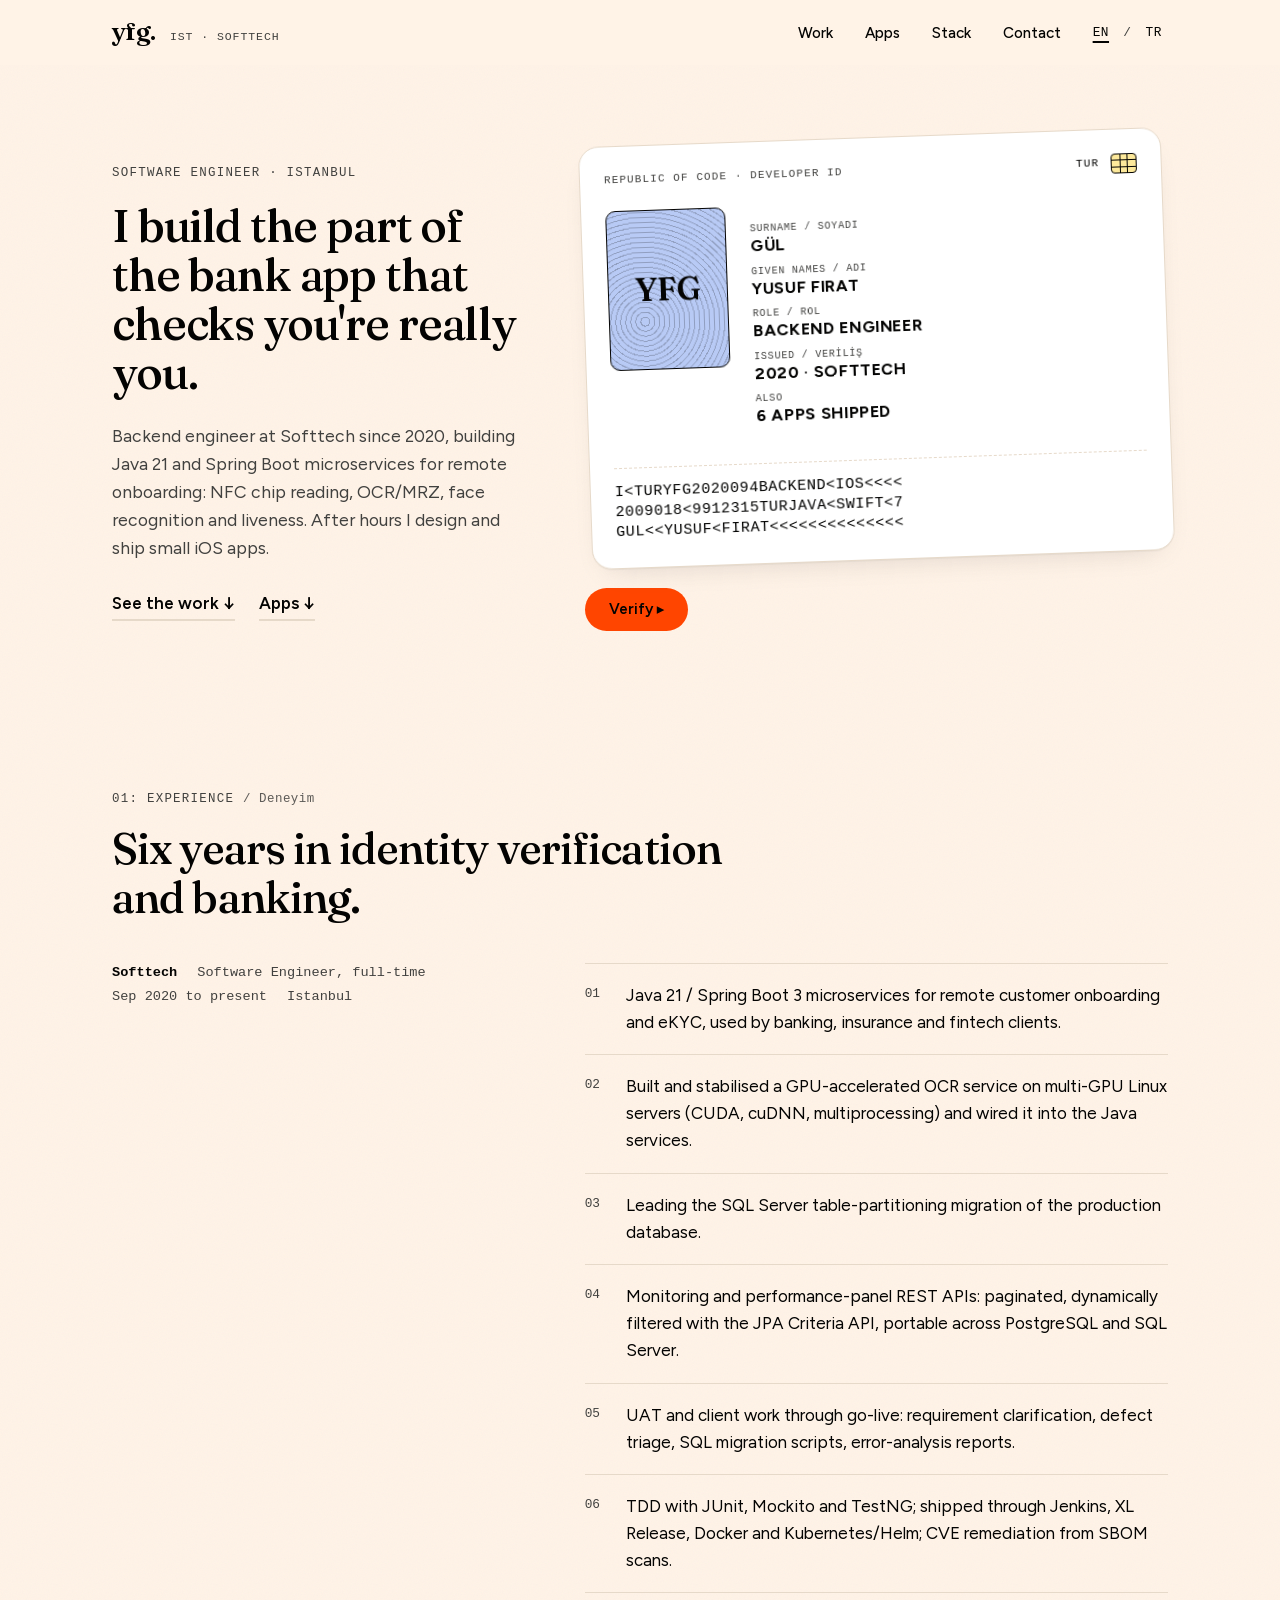
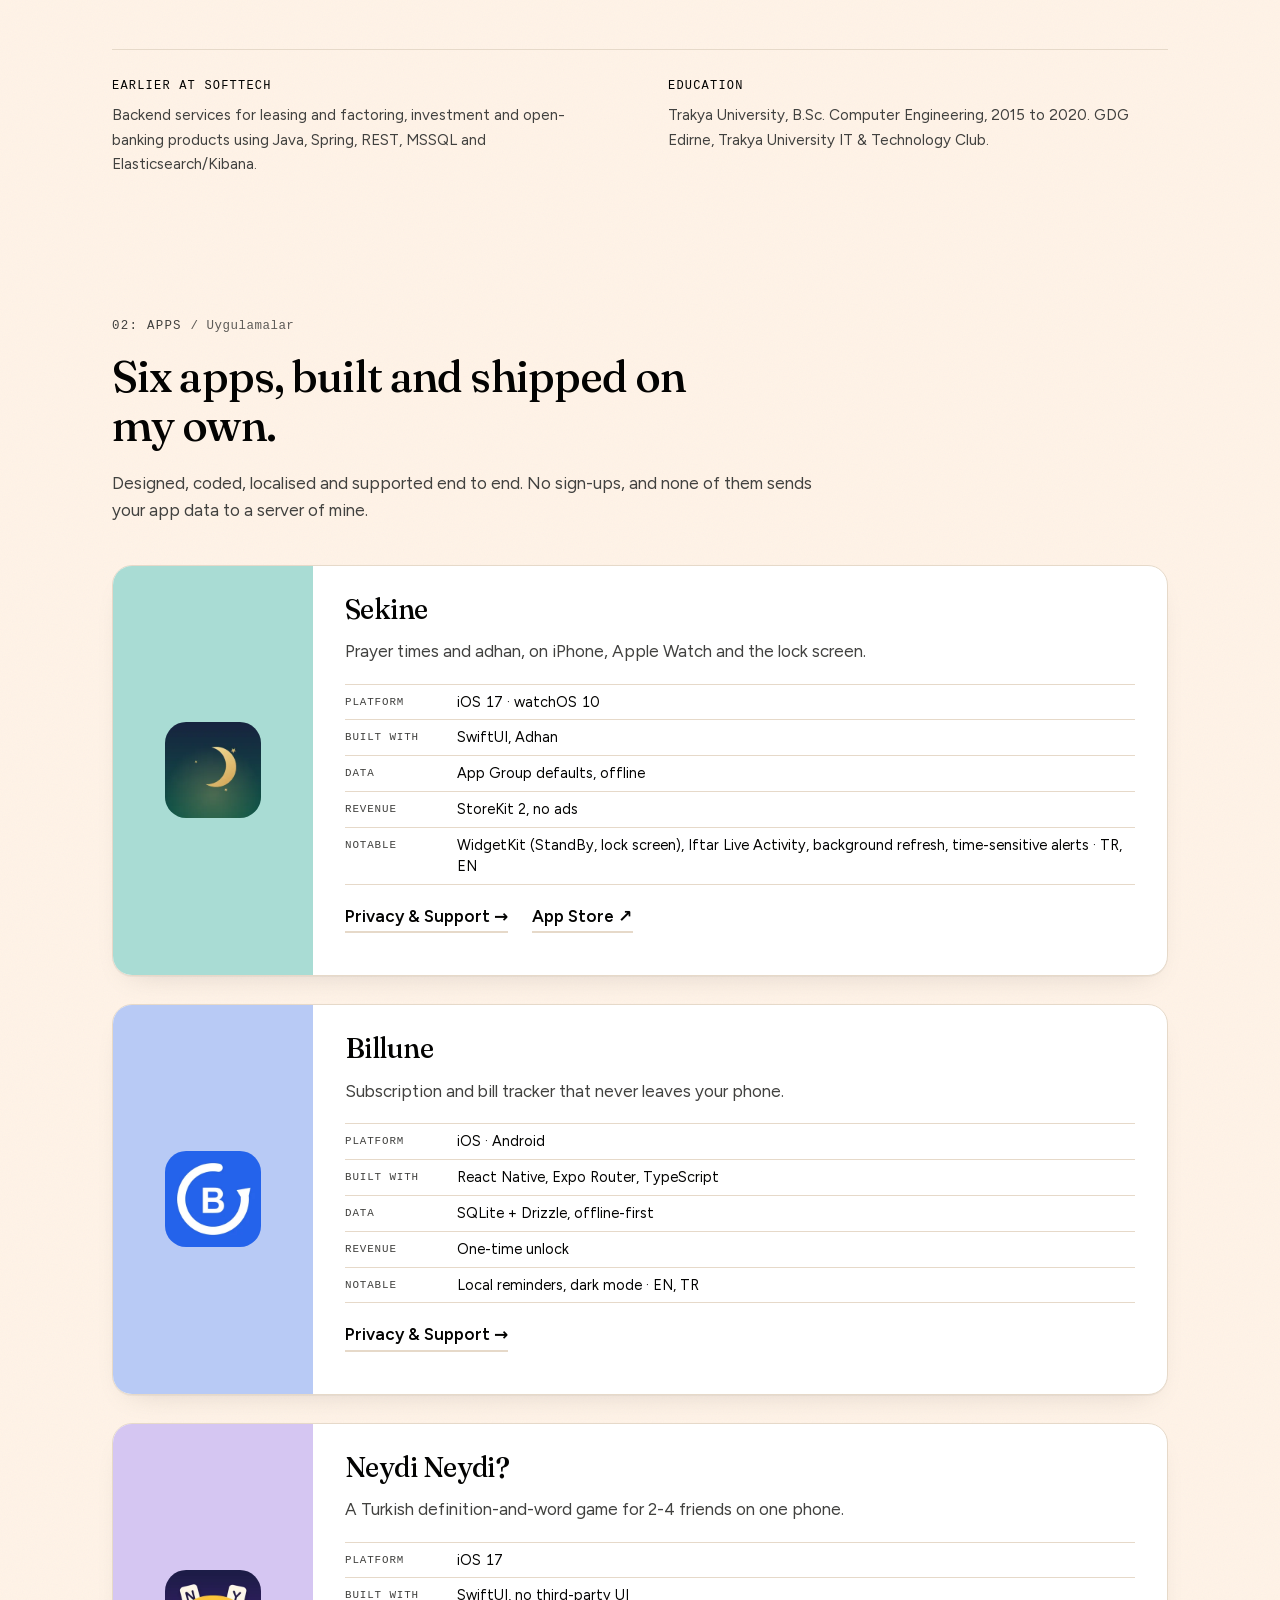
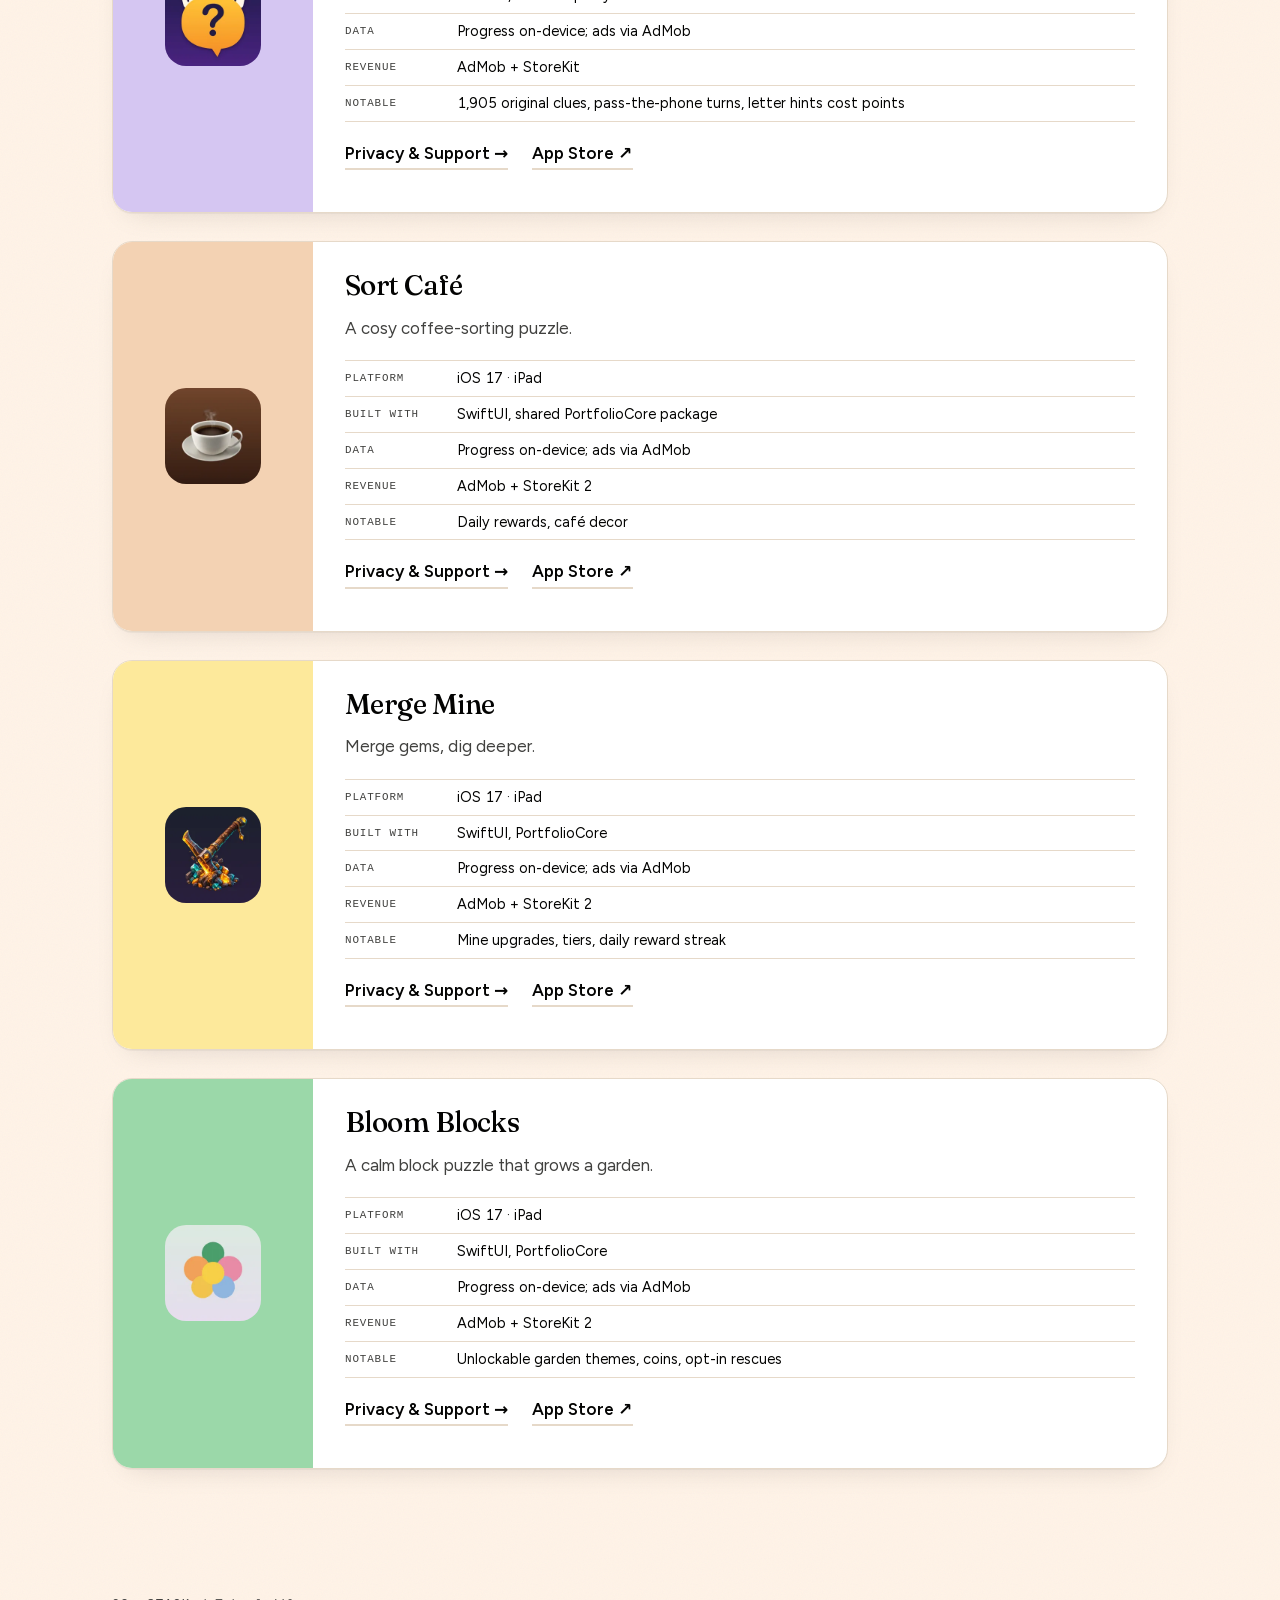
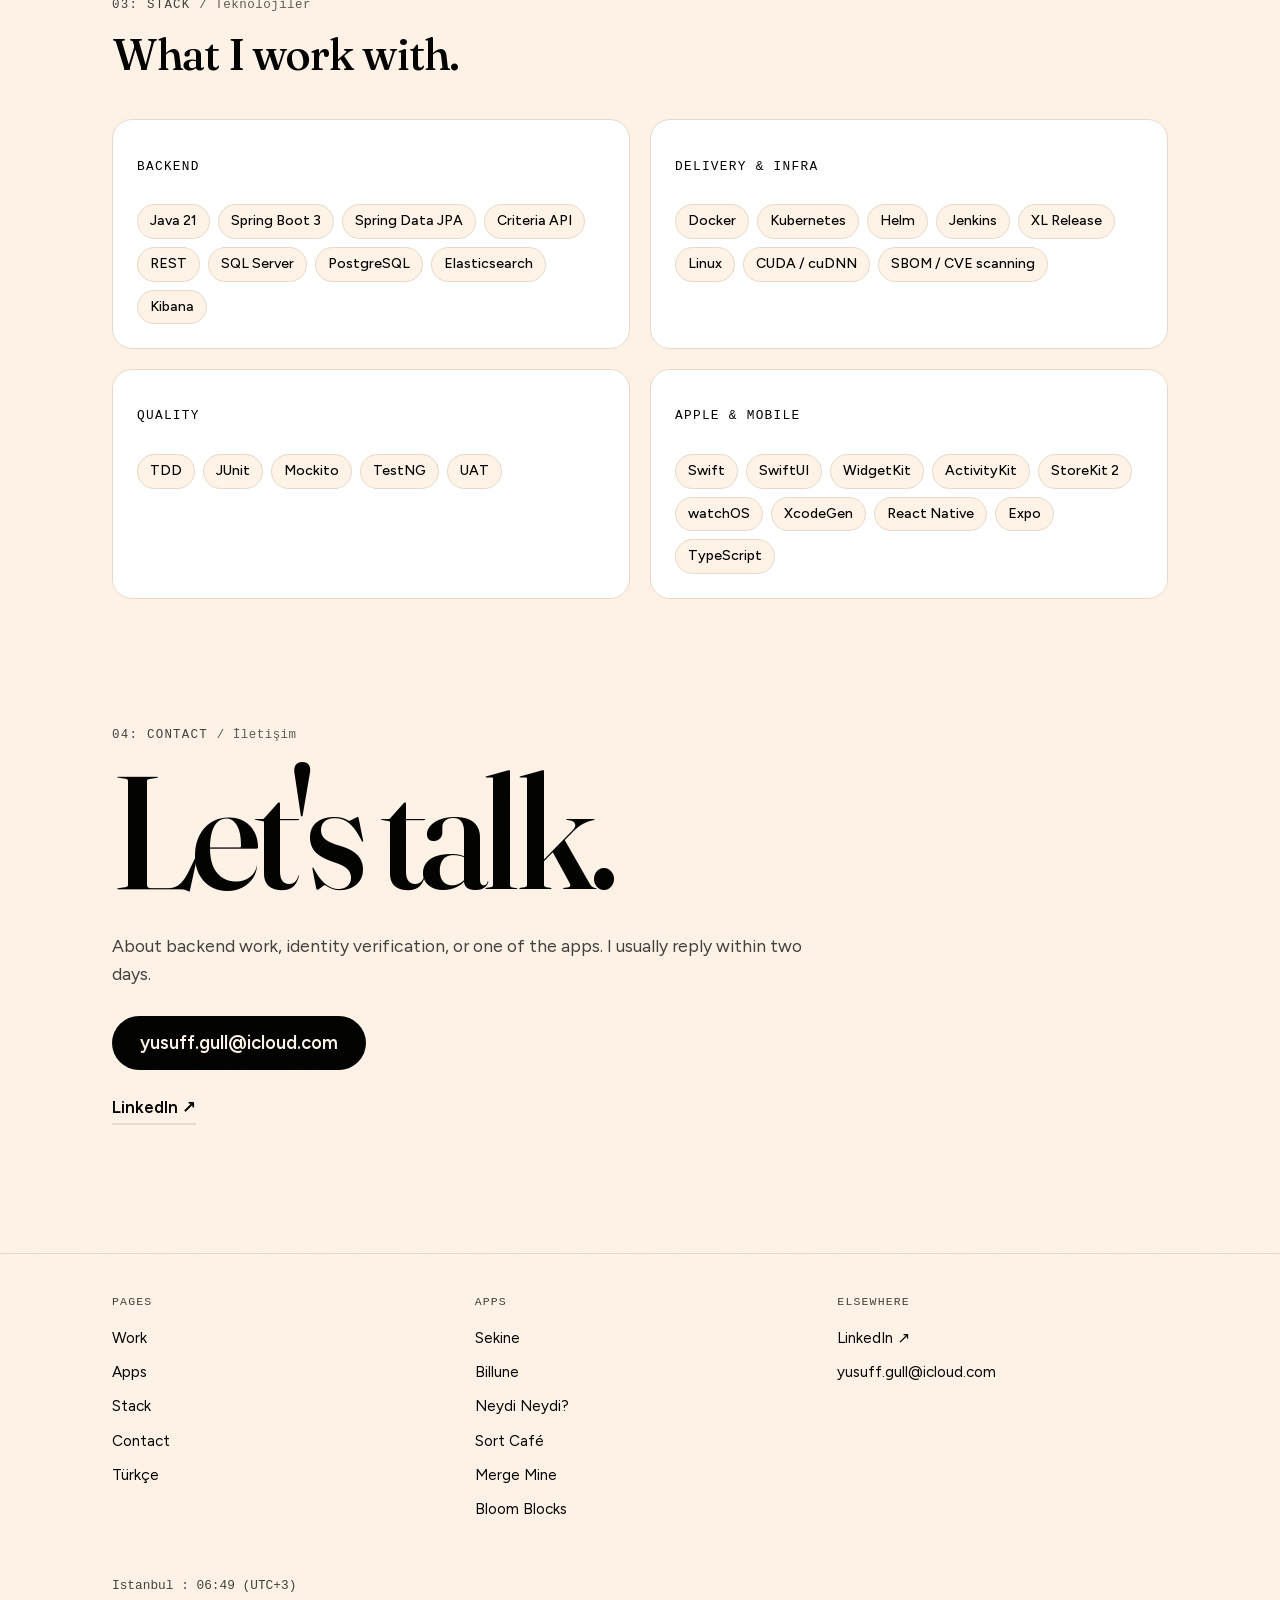
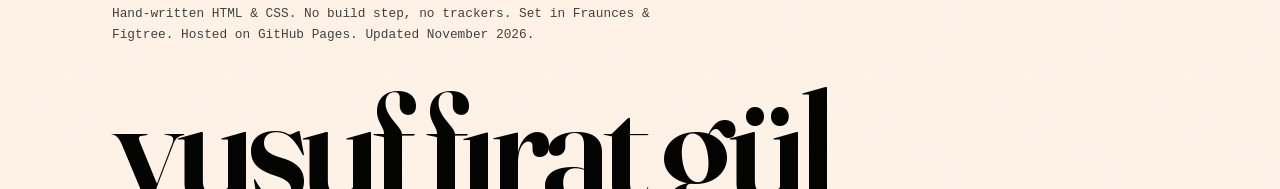
<file: index.html>
<!doctype html>
<html lang="en">
<head>
<meta charset="utf-8">
<meta name="viewport" content="width=device-width,initial-scale=1">
<script>(function(d){var m=window.matchMedia;if(m&&!m('(prefers-reduced-motion: reduce)').matches)d.classList.add('motion')})(document.documentElement)</script>
<title>Yusuf Fırat Gül: Backend engineer &amp; iOS maker</title>
<meta name="description" content="Software engineer at Softtech in Istanbul building Java/Spring identity verification (eKYC) services for banks, insurers and fintechs. Also ships six apps.">
<link rel="canonical" href="https://yusuffiratgul.com/">
<link rel="icon" href="/assets/favicon.svg" type="image/svg+xml">
<link rel="alternate" hreflang="en" href="https://yusuffiratgul.com/">
<link rel="alternate" hreflang="tr" href="https://yusuffiratgul.com/tr/">
<link rel="alternate" hreflang="x-default" href="https://yusuffiratgul.com/">
<meta property="og:type" content="website">
<meta property="og:url" content="https://yusuffiratgul.com/">
<meta property="og:title" content="Yusuf Fırat Gül: Backend engineer &amp; iOS maker">
<meta property="og:description" content="Software engineer at Softtech in Istanbul building Java/Spring identity verification (eKYC) services for banks, insurers and fintechs. Also ships six apps.">
<meta property="og:image" content="https://yusuffiratgul.com/assets/og/og.png">
<meta property="og:image:width" content="1200">
<meta property="og:image:height" content="630">
<meta property="og:image:alt" content="Yusuf Fırat Gül, a developer ID card styled like a passport data page">
<meta name="twitter:card" content="summary_large_image">
<meta name="theme-color" content="#fff3e7" media="(prefers-color-scheme: light)">
<meta name="theme-color" content="#17120d" media="(prefers-color-scheme: dark)">
<link rel="preload" href="/assets/fonts/fraunces-latin.woff2" as="font" type="font/woff2" crossorigin>
<link rel="preload" href="/assets/fonts/figtree-latin.woff2" as="font" type="font/woff2" crossorigin>
<link rel="stylesheet" href="/style.css">
<script src="/site.js" defer></script>
</head>
<body class="home">
<a class="skip" href="#main">Skip to content</a>

<header class="site-header">
  <div class="shell bar">
    <div class="brand">
      <a class="wordmark" href="/" aria-label="yfg. Yusuf Fırat Gül, home">yfg.</a>
      <span class="status">IST · Softtech</span>
    </div>
    <nav class="nav" aria-label="Primary">
      <a href="#work">Work</a>
      <a href="#apps">Apps</a>
      <a href="#stack">Stack</a>
      <a href="#contact">Contact</a>
    </nav>
    <nav class="lang" aria-label="Language">
      <a href="/" hreflang="en" lang="en" aria-current="true">EN</a> / <a href="/tr/" hreflang="tr" lang="tr">TR</a>
    </nav>
    <button class="menu-btn" type="button" aria-haspopup="dialog" aria-controls="menu" aria-expanded="false">Menu</button>
  </div>
</header>

<dialog class="menu" id="menu" aria-label="Menu">
  <button class="menu-close" type="button">Close</button>
  <nav aria-label="Mobile">
    <a href="#work">Work</a>
    <a href="#apps">Apps</a>
    <a href="#stack">Stack</a>
    <a href="#contact">Contact</a>
  </nav>
</dialog>

<main id="main">
  <section class="shell hero" aria-labelledby="hero-h">
    <div class="hero-copy">
      <p class="eyebrow">SOFTWARE ENGINEER · ISTANBUL</p>
      <h1 id="hero-h">I build the part of the bank app that checks you're really you.</h1>
      <p class="lede">Backend engineer at Softtech since 2020, building Java 21 and Spring Boot microservices for remote onboarding: NFC chip reading, OCR/MRZ, face recognition and liveness. After hours I design and ship small iOS apps.</p>
      <p class="hero-links"><a class="textlink" href="#work">See the work ↓</a> <a class="textlink" href="#apps">Apps ↓</a></p>
    </div>

    <div class="hero-stage">
      <figure class="idcard">
        <figcaption class="sr-only">A developer ID card styled like a passport data page: Yusuf Fırat Gül, backend engineer, Softtech since 2020, six apps shipped.</figcaption>
        <div class="id-top"><span>REPUBLIC OF CODE · DEVELOPER ID</span><span class="country">TUR</span><span class="id-chip" aria-hidden="true"></span></div>
        <div class="id-main">
          <div class="photo" aria-hidden="true"><span>YFG</span></div>
          <dl class="fields">
            <div><dt><span lang="en">Surname</span> / <span lang="tr">Soyadı</span></dt><dd>Gül</dd></div>
            <div><dt><span lang="en">Given names</span> / <span lang="tr">Adı</span></dt><dd>Yusuf Fırat</dd></div>
            <div><dt><span lang="en">Role</span> / <span lang="tr">Rol</span></dt><dd>Backend engineer</dd></div>
            <div><dt><span lang="en">Issued</span> / <span lang="tr">Veriliş</span></dt><dd>2020 · Softtech</dd></div>
            <div><dt>Also</dt><dd>6 apps shipped</dd></div>
          </dl>
        </div>
<pre class="mrz" aria-hidden="true">I&lt;TURYFG2020094BACKEND&lt;IOS&lt;&lt;&lt;&lt;
2009018&lt;9912315TURJAVA&lt;SWIFT&lt;7
GUL&lt;&lt;YUSUF&lt;FIRAT&lt;&lt;&lt;&lt;&lt;&lt;&lt;&lt;&lt;&lt;&lt;&lt;&lt;&lt;</pre>
        <span class="scan" aria-hidden="true"></span>
      </figure>
      <div class="verify-row">
        <button class="verify-btn" type="button" hidden>Verify ▸</button>
        <ul class="checks" aria-label="Verification checks">
          <li>NFC</li>
          <li>MRZ</li>
          <li>FACE</li>
          <li>LIVENESS</li>
        </ul>
        <p class="result"><strong>identity verified ✓</strong></p>
        <p class="sr-only" aria-live="polite" data-verify-status></p>
      </div>
    </div>
  </section>

  <section class="shell block" id="work" aria-labelledby="work-h">
    <p class="label">01: EXPERIENCE <span lang="tr">/ Deneyim</span></p>
    <h2 class="h2" id="work-h">Six years in identity verification and banking.</h2>
    <div class="exp">
      <div class="exp-side">
        <p class="exp-row"><b>Softtech</b><span>Software Engineer, full-time</span><span>Sep 2020 to present</span><span>Istanbul</span></p>
      </div>
      <ol class="highlights">
        <li><span>Java 21 / Spring Boot 3 microservices for remote customer onboarding and eKYC, used by banking, insurance and fintech clients.</span></li>
        <li><span>Built and stabilised a GPU-accelerated OCR service on multi-GPU Linux servers (CUDA, cuDNN, multiprocessing) and wired it into the Java services.</span></li>
        <li><span>Leading the SQL Server table-partitioning migration of the production database.</span></li>
        <li><span>Monitoring and performance-panel REST APIs: paginated, dynamically filtered with the JPA Criteria API, portable across PostgreSQL and SQL Server.</span></li>
        <li><span>UAT and client work through go-live: requirement clarification, defect triage, SQL migration scripts, error-analysis reports.</span></li>
        <li><span>TDD with JUnit, Mockito and TestNG; shipped through Jenkins, XL Release, Docker and Kubernetes/Helm; CVE remediation from SBOM scans.</span></li>
      </ol>
    </div>
    <div class="earlier">
      <div>
        <h3>Earlier at Softtech</h3>
        <p>Backend services for leasing and factoring, investment and open-banking products using Java, Spring, REST, MSSQL and Elasticsearch/Kibana.</p>
      </div>
      <div>
        <h3>Education</h3>
        <p>Trakya University, B.Sc. Computer Engineering, 2015 to 2020. GDG Edirne, Trakya University IT &amp; Technology Club.</p>
      </div>
    </div>
  </section>

  <section class="shell block" id="apps" aria-labelledby="apps-h">
    <p class="label">02: APPS <span lang="tr">/ Uygulamalar</span></p>
    <h2 class="h2" id="apps-h">Six apps, built and shipped on my own.</h2>
    <p class="apps-intro">Designed, coded, localised and supported end to end. No sign-ups, and none of them sends your app data to a server of mine.</p>
    <ul class="apps-list">
      <li class="app" style="--n:0">
        <article class="app-card" style="--tile:#a9dcd4" aria-labelledby="app-sekine">
          <div class="app-tile"><img src="/assets/apps/sekine.webp" alt="Sekine" width="96" height="96" loading="lazy">
          </div>
          <div class="app-body">
            <h3 id="app-sekine">Sekine</h3>
            <p class="pitch">Prayer times and adhan, on iPhone, Apple Watch and the lock screen.</p>
            <dl class="spec">
            <div><dt>Platform</dt><dd>iOS 17 · watchOS 10</dd></div>
            <div><dt>Built with</dt><dd>SwiftUI, Adhan</dd></div>
            <div><dt>Data</dt><dd>App Group defaults, offline</dd></div>
            <div><dt>Revenue</dt><dd>StoreKit 2, no ads</dd></div>
            <div><dt>Notable</dt><dd>WidgetKit (StandBy, lock screen), Iftar Live Activity, background refresh, time-sensitive alerts · TR, EN</dd></div>
            </dl>
            <p class="app-links"><a class="textlink" href="/sekine/">Privacy &amp; Support →</a>
          <a class="textlink" href="https://apps.apple.com/app/id6796900944" rel="noopener">App Store ↗</a>
            </p>
          </div>
        </article>
      </li>
      <li class="app" style="--n:1">
        <article class="app-card" style="--tile:#b8caf5" aria-labelledby="app-billune">
          <div class="app-tile"><img src="/assets/apps/billune.webp" alt="Billune" width="96" height="96" loading="lazy">
          </div>
          <div class="app-body">
            <h3 id="app-billune">Billune</h3>
            <p class="pitch">Subscription and bill tracker that never leaves your phone.</p>
            <dl class="spec">
            <div><dt>Platform</dt><dd>iOS · Android</dd></div>
            <div><dt>Built with</dt><dd>React Native, Expo Router, TypeScript</dd></div>
            <div><dt>Data</dt><dd>SQLite + Drizzle, offline-first</dd></div>
            <div><dt>Revenue</dt><dd>One-time unlock</dd></div>
            <div><dt>Notable</dt><dd>Local reminders, dark mode · EN, TR</dd></div>
            </dl>
            <p class="app-links"><a class="textlink" href="/billune/">Privacy &amp; Support →</a>
            </p>
          </div>
        </article>
      </li>
      <li class="app" style="--n:2">
        <article class="app-card" style="--tile:#d5c6f2" aria-labelledby="app-neydi-neydi">
          <div class="app-tile"><img src="/assets/apps/neydi-neydi.webp" alt="Neydi Neydi?" width="96" height="96" loading="lazy"></div>
          <div class="app-body">
            <h3 id="app-neydi-neydi">Neydi Neydi?</h3>
            <p class="pitch">A Turkish definition-and-word game for 2-4 friends on one phone.</p>
            <dl class="spec">
            <div><dt>Platform</dt><dd>iOS 17</dd></div>
            <div><dt>Built with</dt><dd>SwiftUI, no third-party UI</dd></div>
            <div><dt>Data</dt><dd>Progress on-device; ads via AdMob</dd></div>
            <div><dt>Revenue</dt><dd>AdMob + StoreKit</dd></div>
            <div><dt>Notable</dt><dd>1,905 original clues, pass-the-phone turns, letter hints cost points</dd></div>
            </dl>
            <p class="app-links"><a class="textlink" href="/neydi-neydi/">Privacy &amp; Support →</a>
          <a class="textlink" href="https://apps.apple.com/app/id6824321948" rel="noopener">App Store ↗</a>
            </p>
          </div>
        </article>
      </li>
      <li class="app" style="--n:3">
        <article class="app-card" style="--tile:#f3d2b3" aria-labelledby="app-sort-cafe">
          <div class="app-tile"><img src="/assets/apps/sort-cafe.webp" alt="Sort Café" width="96" height="96" loading="lazy"></div>
          <div class="app-body">
            <h3 id="app-sort-cafe">Sort Café</h3>
            <p class="pitch">A cosy coffee-sorting puzzle.</p>
            <dl class="spec">
            <div><dt>Platform</dt><dd>iOS 17 · iPad</dd></div>
            <div><dt>Built with</dt><dd>SwiftUI, shared PortfolioCore package</dd></div>
            <div><dt>Data</dt><dd>Progress on-device; ads via AdMob</dd></div>
            <div><dt>Revenue</dt><dd>AdMob + StoreKit 2</dd></div>
            <div><dt>Notable</dt><dd>Daily rewards, café decor</dd></div>
            </dl>
            <p class="app-links"><a class="textlink" href="/sort-cafe/">Privacy &amp; Support →</a>
          <a class="textlink" href="https://apps.apple.com/app/id6802574022" rel="noopener">App Store ↗</a>
            </p>
          </div>
        </article>
      </li>
      <li class="app" style="--n:4">
        <article class="app-card" style="--tile:#fde99b" aria-labelledby="app-merge-mine">
          <div class="app-tile"><img src="/assets/apps/merge-mine.webp" alt="Merge Mine" width="96" height="96" loading="lazy"></div>
          <div class="app-body">
            <h3 id="app-merge-mine">Merge Mine</h3>
            <p class="pitch">Merge gems, dig deeper.</p>
            <dl class="spec">
            <div><dt>Platform</dt><dd>iOS 17 · iPad</dd></div>
            <div><dt>Built with</dt><dd>SwiftUI, PortfolioCore</dd></div>
            <div><dt>Data</dt><dd>Progress on-device; ads via AdMob</dd></div>
            <div><dt>Revenue</dt><dd>AdMob + StoreKit 2</dd></div>
            <div><dt>Notable</dt><dd>Mine upgrades, tiers, daily reward streak</dd></div>
            </dl>
            <p class="app-links"><a class="textlink" href="/merge-mine/">Privacy &amp; Support →</a>
          <a class="textlink" href="https://apps.apple.com/app/id6806251107" rel="noopener">App Store ↗</a>
            </p>
          </div>
        </article>
      </li>
      <li class="app" style="--n:5">
        <article class="app-card" style="--tile:#9bd8a9" aria-labelledby="app-bloom-blocks">
          <div class="app-tile"><img src="/assets/apps/bloom-blocks.webp" alt="Bloom Blocks" width="96" height="96" loading="lazy"></div>
          <div class="app-body">
            <h3 id="app-bloom-blocks">Bloom Blocks</h3>
            <p class="pitch">A calm block puzzle that grows a garden.</p>
            <dl class="spec">
            <div><dt>Platform</dt><dd>iOS 17 · iPad</dd></div>
            <div><dt>Built with</dt><dd>SwiftUI, PortfolioCore</dd></div>
            <div><dt>Data</dt><dd>Progress on-device; ads via AdMob</dd></div>
            <div><dt>Revenue</dt><dd>AdMob + StoreKit 2</dd></div>
            <div><dt>Notable</dt><dd>Unlockable garden themes, coins, opt-in rescues</dd></div>
            </dl>
            <p class="app-links"><a class="textlink" href="/bloom-blocks/">Privacy &amp; Support →</a>
          <a class="textlink" href="https://apps.apple.com/app/id6810299019" rel="noopener">App Store ↗</a>
            </p>
          </div>
        </article>
      </li>
    </ul>
  </section>

  <section class="shell block" id="stack" aria-labelledby="stack-h">
    <p class="label">03: STACK <span lang="tr">/ Teknolojiler</span></p>
    <h2 class="h2" id="stack-h">What I work with.</h2>
    <div class="stack-grid">
      <div class="stack-group">
        <h3>Backend</h3>
        <ul class="chips">
          <li>Java 21</li>
          <li>Spring Boot 3</li>
          <li>Spring Data JPA</li>
          <li>Criteria API</li>
          <li>REST</li>
          <li>SQL Server</li>
          <li>PostgreSQL</li>
          <li>Elasticsearch</li>
          <li>Kibana</li>
        </ul>
      </div>
      <div class="stack-group">
        <h3>Delivery &amp; infra</h3>
        <ul class="chips">
          <li>Docker</li>
          <li>Kubernetes</li>
          <li>Helm</li>
          <li>Jenkins</li>
          <li>XL Release</li>
          <li>Linux</li>
          <li>CUDA / cuDNN</li>
          <li>SBOM / CVE scanning</li>
        </ul>
      </div>
      <div class="stack-group">
        <h3>Quality</h3>
        <ul class="chips">
          <li>TDD</li>
          <li>JUnit</li>
          <li>Mockito</li>
          <li>TestNG</li>
          <li>UAT</li>
        </ul>
      </div>
      <div class="stack-group">
        <h3>Apple &amp; mobile</h3>
        <ul class="chips">
          <li>Swift</li>
          <li>SwiftUI</li>
          <li>WidgetKit</li>
          <li>ActivityKit</li>
          <li>StoreKit 2</li>
          <li>watchOS</li>
          <li>XcodeGen</li>
          <li>React Native</li>
          <li>Expo</li>
          <li>TypeScript</li>
        </ul>
      </div>
    </div>
  </section>

  <section class="shell block contact-block" id="contact" aria-labelledby="contact-h">
    <p class="label">04: CONTACT <span lang="tr">/ İletişim</span></p>
    <h2 id="contact-h">Let's talk.</h2>
    <p class="contact-sub">About backend work, identity verification, or one of the apps. I usually reply within two days.</p>
    <a class="copy-btn" href="mailto:yusuff.gull@icloud.com" data-copy><span class="copy-label" aria-live="polite">yusuff.gull@icloud.com</span></a>
    <p class="contact-more"><a class="textlink" href="https://www.linkedin.com/in/yusuf-firat-gul/" rel="noopener">LinkedIn ↗</a></p>
  </section>
</main>

<footer class="site-footer">
  <div class="shell">
    <div class="foot-cols">
      <nav aria-label="Pages">
        <p class="foot-h">Pages</p>
        <ul>
          <li><a href="#work">Work</a></li>
          <li><a href="#apps">Apps</a></li>
          <li><a href="#stack">Stack</a></li>
          <li><a href="#contact">Contact</a></li>
          <li><a href="/tr/" hreflang="tr" lang="tr">Türkçe</a></li>
        </ul>
      </nav>
      <nav aria-label="Apps">
        <p class="foot-h">Apps</p>
        <ul>
          <li><a href="/sekine/">Sekine</a></li>
          <li><a href="/billune/">Billune</a></li>
          <li><a href="/neydi-neydi/">Neydi Neydi?</a></li>
          <li><a href="/sort-cafe/">Sort Café</a></li>
          <li><a href="/merge-mine/">Merge Mine</a></li>
          <li><a href="/bloom-blocks/">Bloom Blocks</a></li>
        </ul>
      </nav>
      <div>
        <p class="foot-h">Elsewhere</p>
        <ul>
          <li><a href="https://www.linkedin.com/in/yusuf-firat-gul/" rel="noopener">LinkedIn ↗</a></li>
          <li><a href="mailto:yusuff.gull@icloud.com">yusuff.gull@icloud.com</a></li>
        </ul>
      </div>
    </div>
    <div class="foot-meta">
      <p>Istanbul <span data-clock-wrap hidden>: <time data-clock></time> </span>(UTC+3)</p>
      <p>Hand-written HTML &amp; CSS. No build step, no trackers. Set in Fraunces &amp; Figtree. Hosted on GitHub Pages. Updated November 2026.</p>
    </div>
  </div>
  <p class="big-word" aria-hidden="true">yusuf fırat gül</p>
</footer>
</body>
</html>
</file>
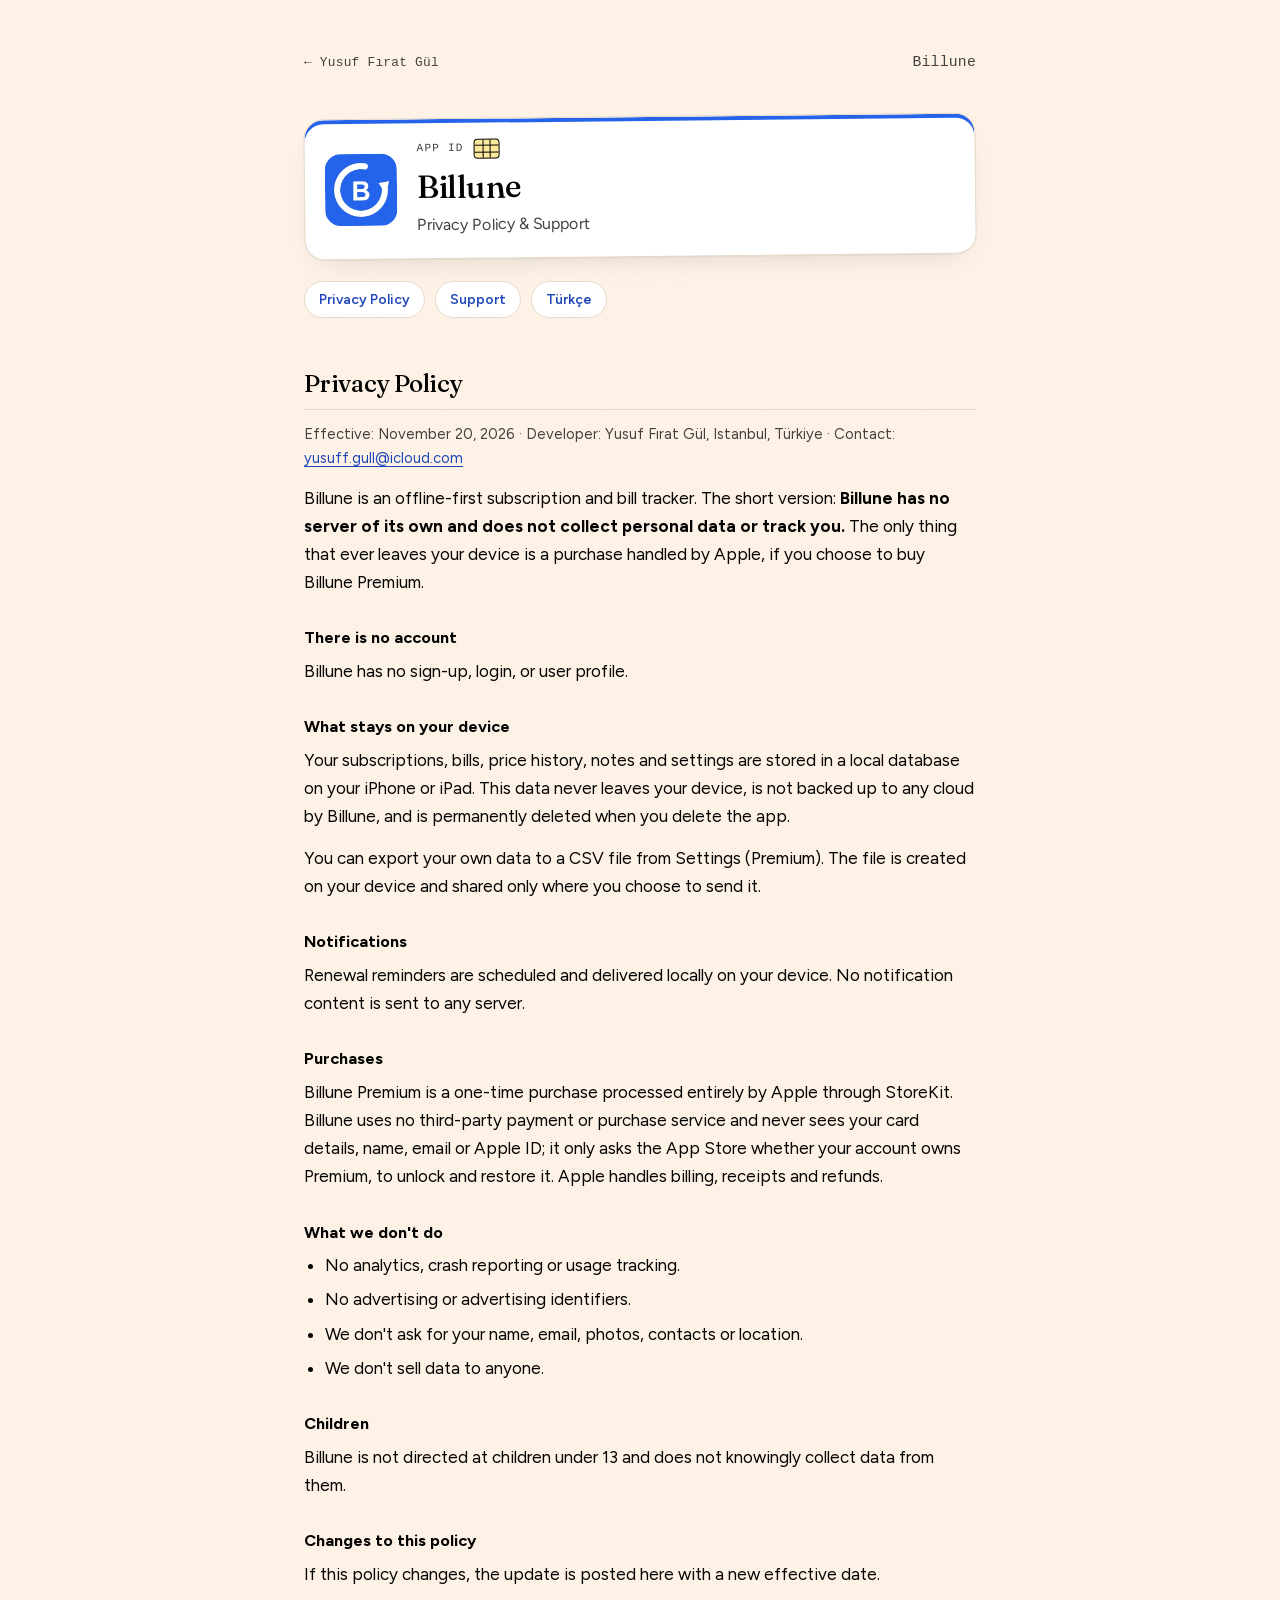
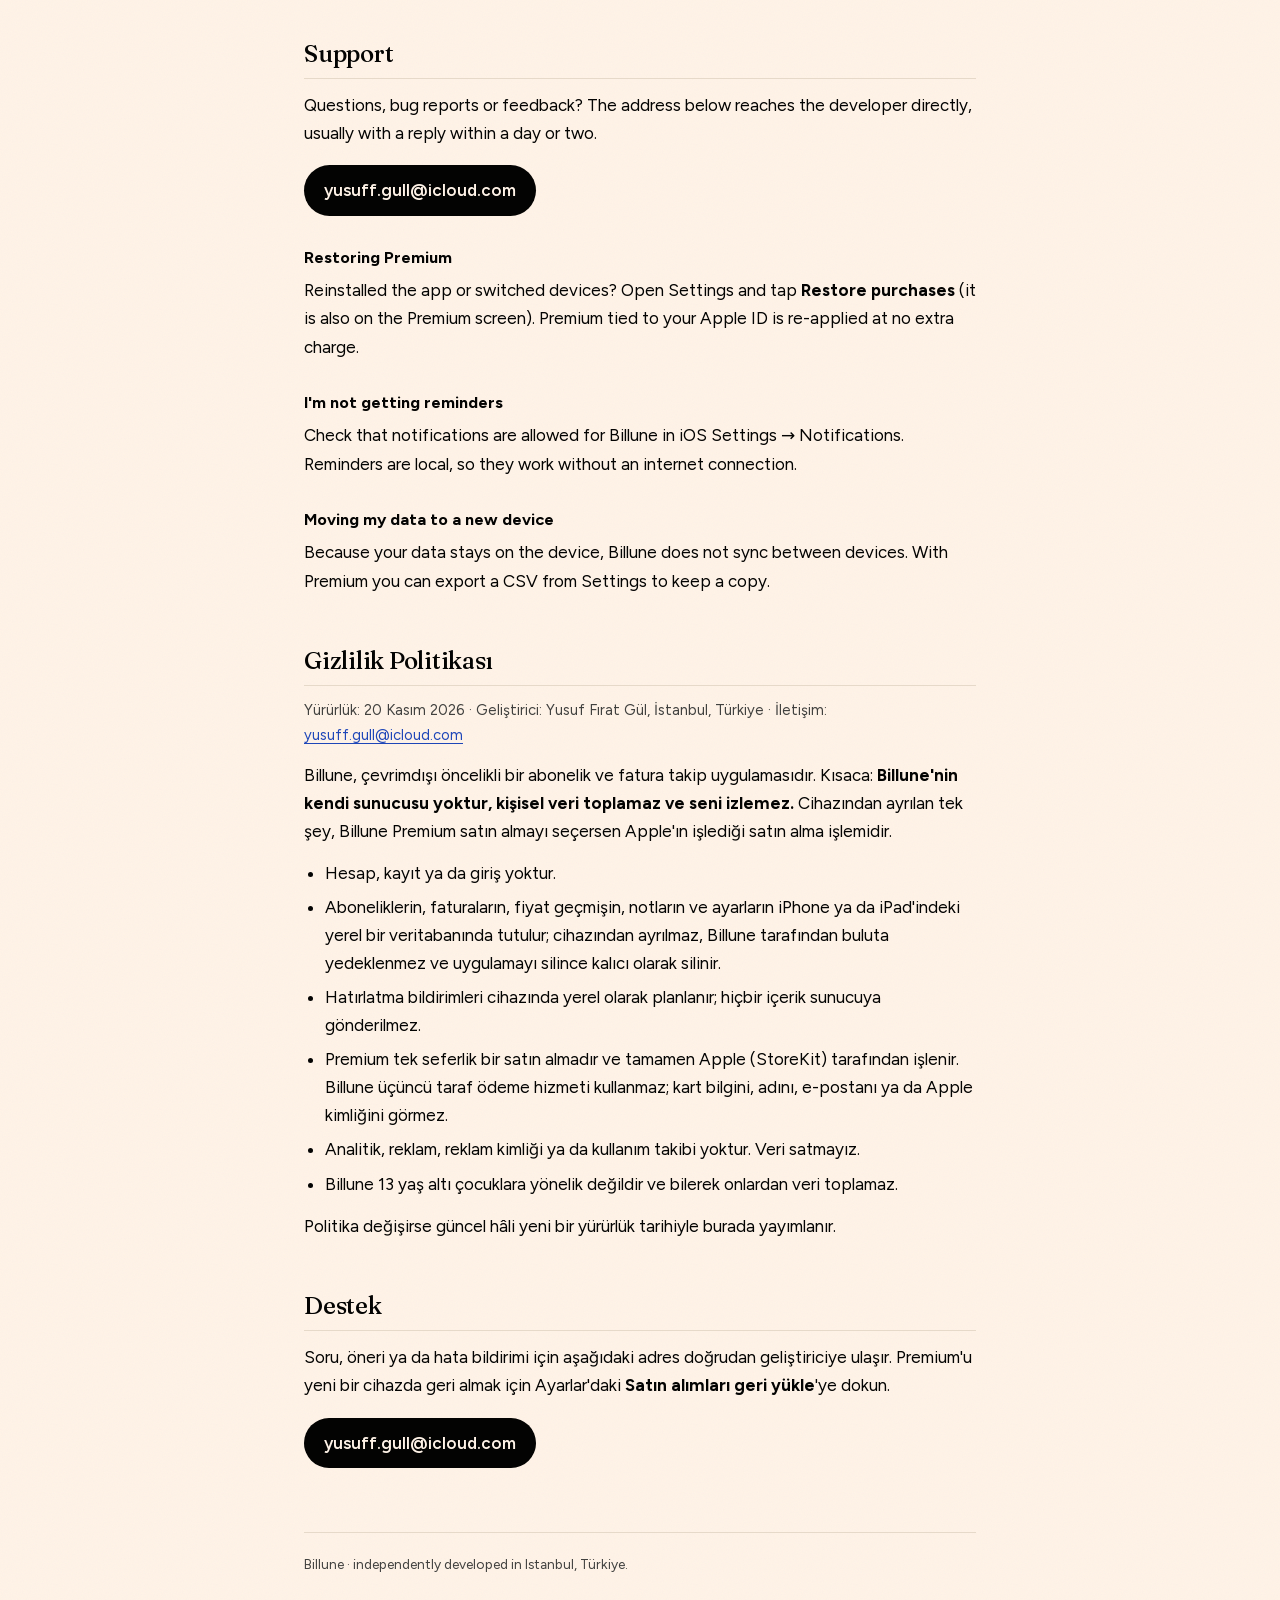
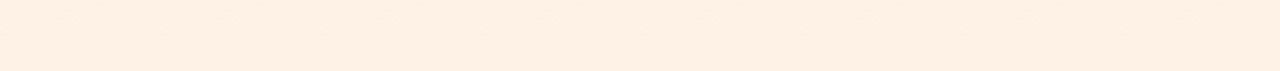
<file: billune/index.html>
<!doctype html>
<html lang="en">
<head>
<meta charset="utf-8">
<meta name="viewport" content="width=device-width,initial-scale=1">
<title>Billune: Privacy Policy &amp; Support</title>
<meta name="description" content="Read Billune’s privacy policy, learn how app data stays on your device and find support for purchases, reminders and exports.">
<link rel="canonical" href="https://yusuffiratgul.com/billune/">
<link rel="icon" href="/assets/favicon.svg" type="image/svg+xml">
<meta property="og:title" content="Billune: Privacy Policy &amp; Support">
<meta property="og:description" content="Read Billune’s privacy policy, learn how app data stays on your device and find support for purchases, reminders and exports.">
<meta property="og:image" content="https://yusuffiratgul.com/assets/og/og.png">
<meta property="og:image:width" content="1200">
<meta property="og:image:height" content="630">
<meta property="og:image:alt" content="Yusuf Fırat Gül, a developer ID card styled like a passport data page">
<meta name="twitter:card" content="summary_large_image">
<link rel="stylesheet" href="/style.css">
</head>
<body class="billune">
<a class="skip" href="#main">Skip to content</a>
<main class="wrap" id="main">
  <div class="top"><a href="/">← Yusuf Fırat Gül</a><span class="muted">Billune</span></div>
  <header class="app-id">
    <img class="app-id-icon" src="/assets/apps/billune.webp" alt="" width="72" height="72">
    <div class="app-id-text">
      <p class="app-id-top" aria-hidden="true"><span>APP ID</span><span class="id-chip"></span></p>
      <h1>Billune</h1>
      <p class="lead">Privacy Policy &amp; Support</p>
    </div>
  </header>
  <div class="chips"><a href="#privacy">Privacy Policy</a><a href="#support">Support</a><a href="#gizlilik">Türkçe</a></div>

  <h2 id="privacy">Privacy Policy</h2>
  <p class="muted">Effective: November 20, 2026 · Developer: Yusuf Fırat Gül, Istanbul, Türkiye · Contact: <a href="mailto:yusuff.gull@icloud.com">yusuff.gull@icloud.com</a></p>
  <p>Billune is an offline-first subscription and bill tracker. The short version: <strong>Billune has no server of its own and does not collect personal data or track you.</strong> The only thing that ever leaves your device is a purchase handled by Apple, if you choose to buy Billune Premium.</p>

  <h3>There is no account</h3>
  <p>Billune has no sign-up, login, or user profile.</p>

  <h3>What stays on your device</h3>
  <p>Your subscriptions, bills, price history, notes and settings are stored in a local database on your iPhone or iPad. This data never leaves your device, is not backed up to any cloud by Billune, and is permanently deleted when you delete the app.</p>
  <p>You can export your own data to a CSV file from Settings (Premium). The file is created on your device and shared only where you choose to send it.</p>

  <h3>Notifications</h3>
  <p>Renewal reminders are scheduled and delivered locally on your device. No notification content is sent to any server.</p>

  <h3>Purchases</h3>
  <p>Billune Premium is a one-time purchase processed entirely by Apple through StoreKit. Billune uses no third-party payment or purchase service and never sees your card details, name, email or Apple ID; it only asks the App Store whether your account owns Premium, to unlock and restore it. Apple handles billing, receipts and refunds.</p>

  <h3>What we don't do</h3>
  <ul>
    <li>No analytics, crash reporting or usage tracking.</li>
    <li>No advertising or advertising identifiers.</li>
    <li>We don't ask for your name, email, photos, contacts or location.</li>
    <li>We don't sell data to anyone.</li>
  </ul>

  <h3>Children</h3>
  <p>Billune is not directed at children under 13 and does not knowingly collect data from them.</p>

  <h3>Changes to this policy</h3>
  <p>If this policy changes, the update is posted here with a new effective date.</p>

  <h2 id="support">Support</h2>
  <p>Questions, bug reports or feedback? The address below reaches the developer directly, usually with a reply within a day or two.</p>
  <a class="contact" href="mailto:yusuff.gull@icloud.com?subject=Billune%20support">yusuff.gull@icloud.com</a>

  <h3>Restoring Premium</h3>
  <p>Reinstalled the app or switched devices? Open Settings and tap <strong>Restore purchases</strong> (it is also on the Premium screen). Premium tied to your Apple ID is re-applied at no extra charge.</p>

  <h3>I'm not getting reminders</h3>
  <p>Check that notifications are allowed for Billune in iOS Settings → Notifications. Reminders are local, so they work without an internet connection.</p>

  <h3>Moving my data to a new device</h3>
  <p>Because your data stays on the device, Billune does not sync between devices. With Premium you can export a CSV from Settings to keep a copy.</p>

  <h2 id="gizlilik">Gizlilik Politikası</h2>
  <p class="muted">Yürürlük: 20 Kasım 2026 · Geliştirici: Yusuf Fırat Gül, İstanbul, Türkiye · İletişim: <a href="mailto:yusuff.gull@icloud.com">yusuff.gull@icloud.com</a></p>
  <p>Billune, çevrimdışı öncelikli bir abonelik ve fatura takip uygulamasıdır. Kısaca: <strong>Billune'nin kendi sunucusu yoktur, kişisel veri toplamaz ve seni izlemez.</strong> Cihazından ayrılan tek şey, Billune Premium satın almayı seçersen Apple'ın işlediği satın alma işlemidir.</p>
  <ul>
    <li>Hesap, kayıt ya da giriş yoktur.</li>
    <li>Aboneliklerin, faturaların, fiyat geçmişin, notların ve ayarların iPhone ya da iPad'indeki yerel bir veritabanında tutulur; cihazından ayrılmaz, Billune tarafından buluta yedeklenmez ve uygulamayı silince kalıcı olarak silinir.</li>
    <li>Hatırlatma bildirimleri cihazında yerel olarak planlanır; hiçbir içerik sunucuya gönderilmez.</li>
    <li>Premium tek seferlik bir satın almadır ve tamamen Apple (StoreKit) tarafından işlenir. Billune üçüncü taraf ödeme hizmeti kullanmaz; kart bilgini, adını, e-postanı ya da Apple kimliğini görmez.</li>
    <li>Analitik, reklam, reklam kimliği ya da kullanım takibi yoktur. Veri satmayız.</li>
    <li>Billune 13 yaş altı çocuklara yönelik değildir ve bilerek onlardan veri toplamaz.</li>
  </ul>
  <p>Politika değişirse güncel hâli yeni bir yürürlük tarihiyle burada yayımlanır.</p>

  <h2 id="destek">Destek</h2>
  <p>Soru, öneri ya da hata bildirimi için aşağıdaki adres doğrudan geliştiriciye ulaşır. Premium'u yeni bir cihazda geri almak için Ayarlar'daki <strong>Satın alımları geri yükle</strong>'ye dokun.</p>
  <a class="contact" href="mailto:yusuff.gull@icloud.com?subject=Billune%20destek">yusuff.gull@icloud.com</a>

  <footer>Billune · independently developed in Istanbul, Türkiye.</footer>
</main>
</body>
</html>
</file>
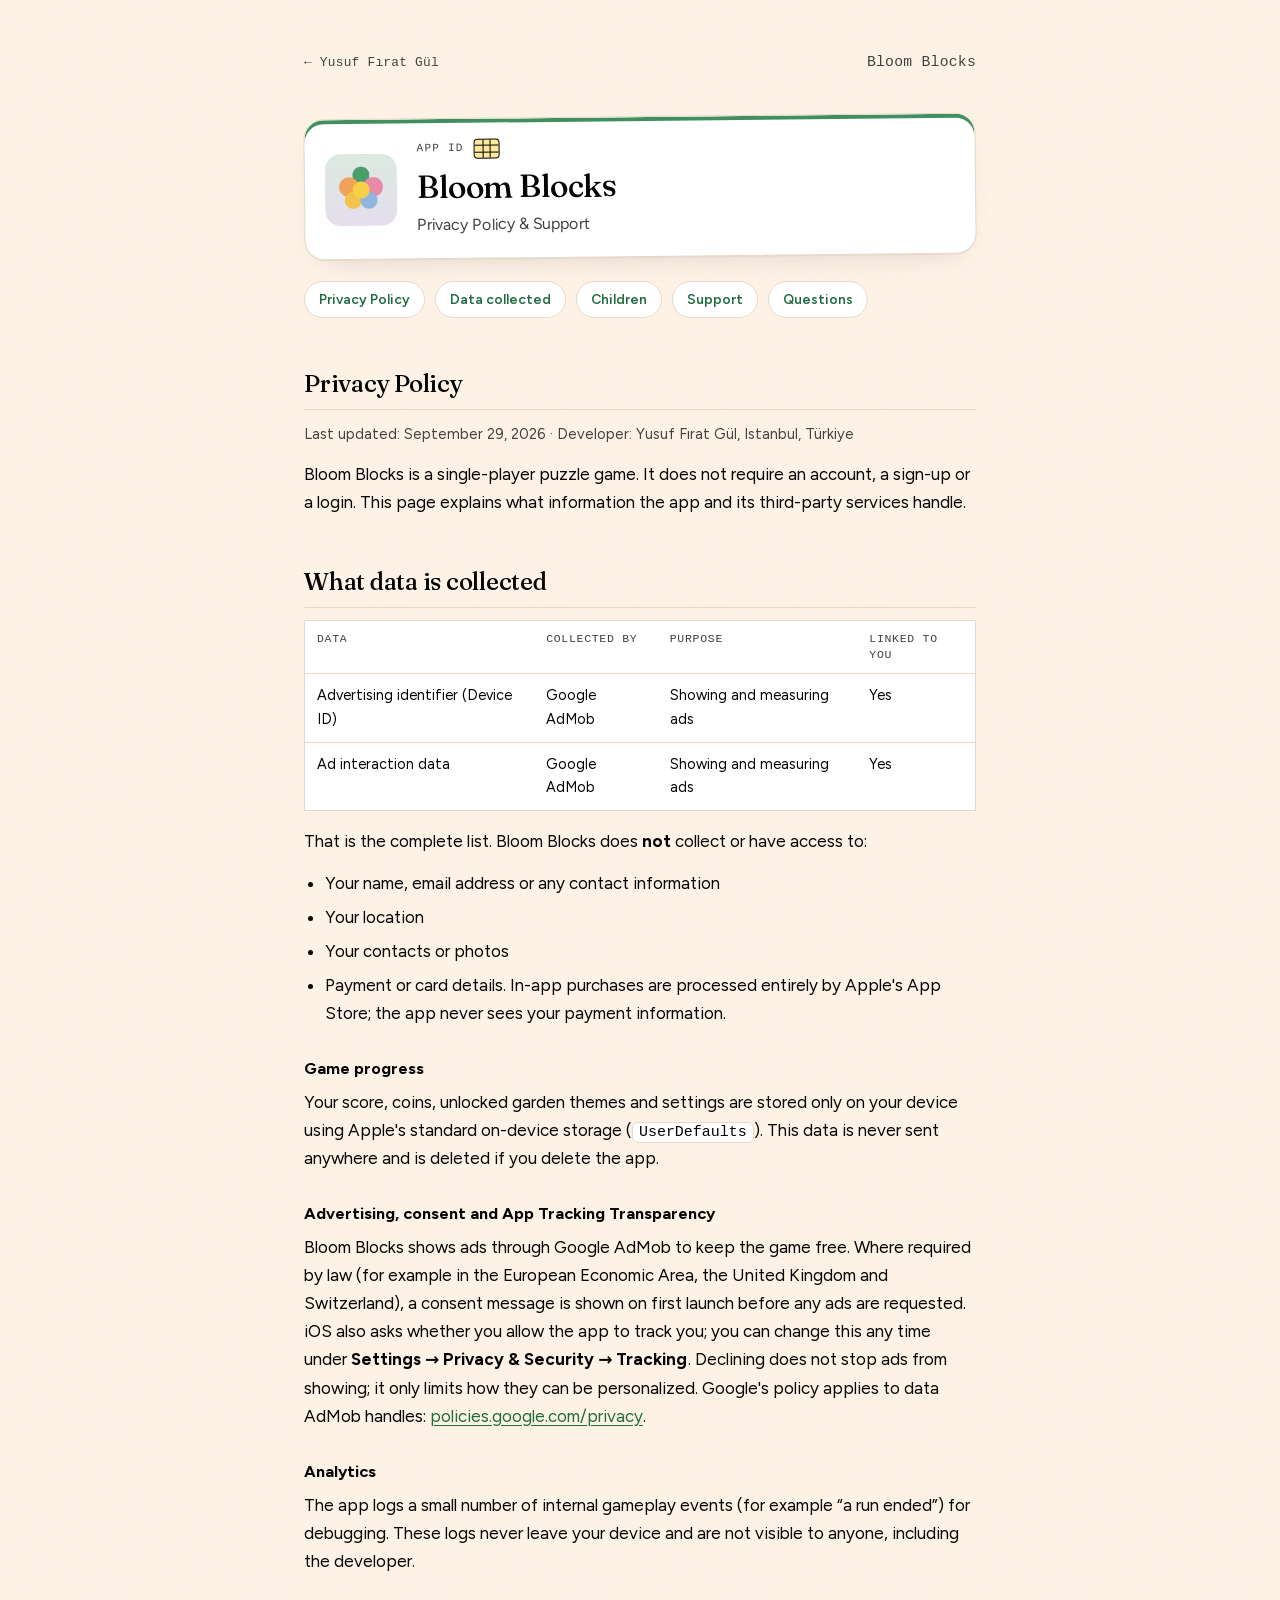
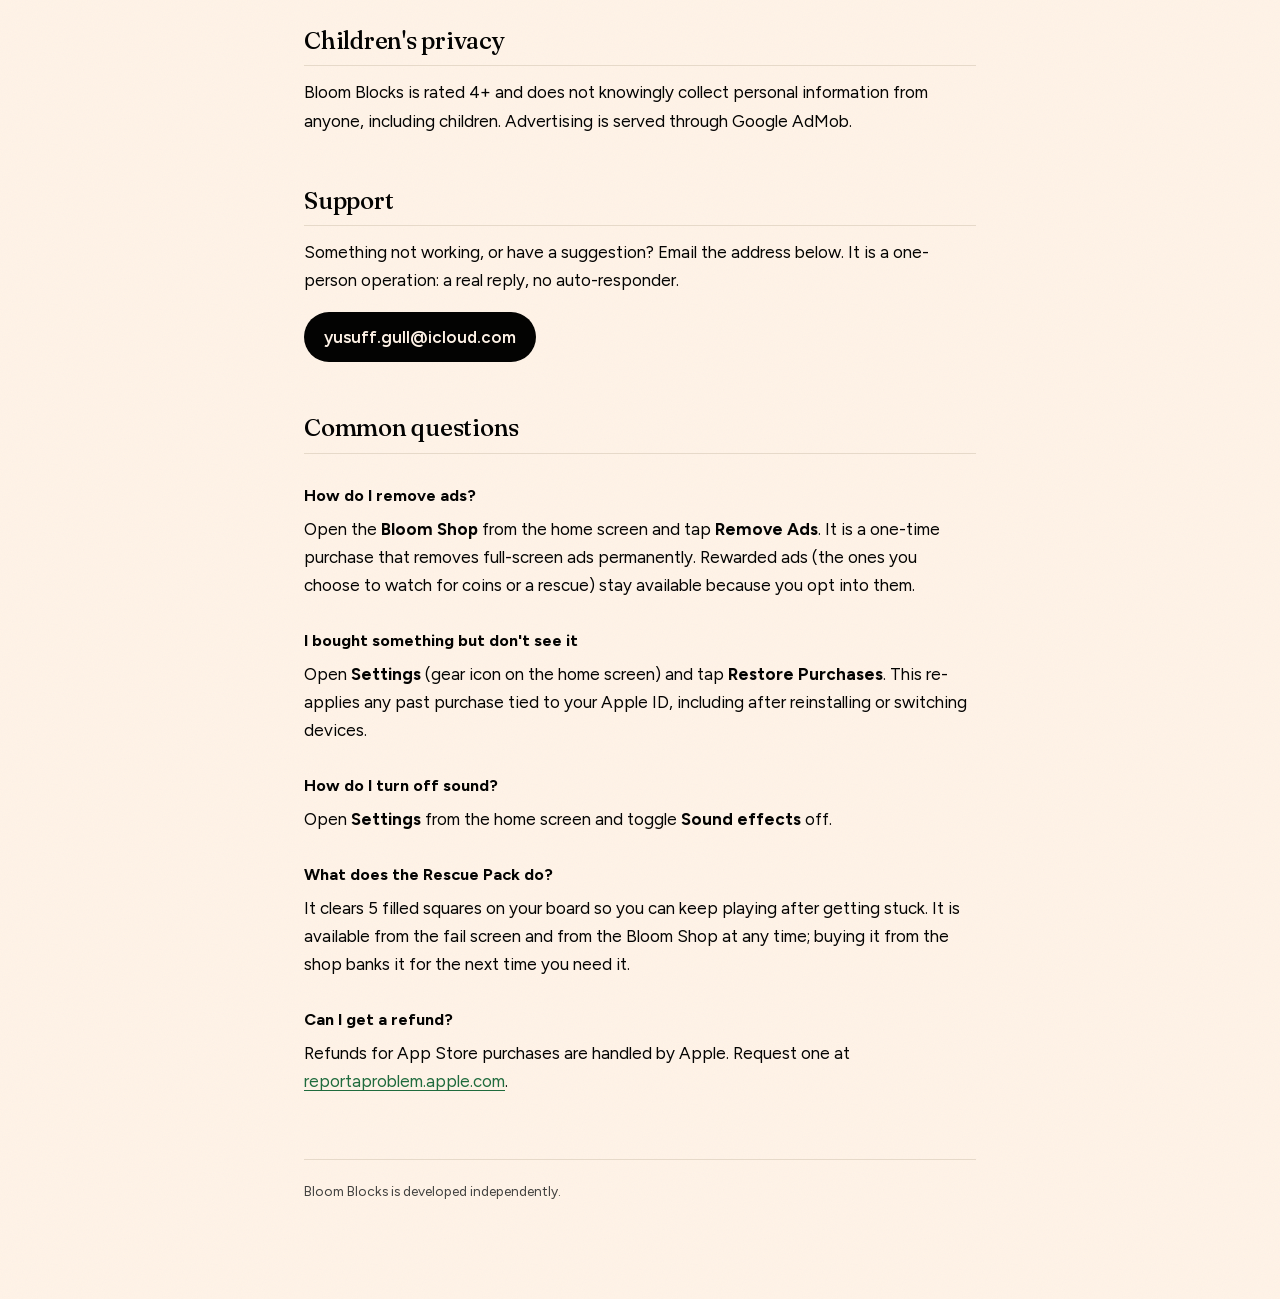
<file: bloom-blocks/index.html>
<!doctype html>
<html lang="en">
<head>
<meta charset="utf-8">
<meta name="viewport" content="width=device-width,initial-scale=1">
<title>Bloom Blocks: Privacy Policy &amp; Support</title>
<meta name="description" content="Read Bloom Blocks’ privacy policy, advertising and purchase details, and find support for gameplay, ads and refunds.">
<link rel="canonical" href="https://yusuffiratgul.com/bloom-blocks/">
<link rel="icon" href="/assets/favicon.svg" type="image/svg+xml">
<meta property="og:title" content="Bloom Blocks: Privacy Policy &amp; Support">
<meta property="og:description" content="Read Bloom Blocks’ privacy policy, advertising and purchase details, and find support for gameplay, ads and refunds.">
<meta property="og:image" content="https://yusuffiratgul.com/assets/og/og.png">
<meta property="og:image:width" content="1200">
<meta property="og:image:height" content="630">
<meta property="og:image:alt" content="Yusuf Fırat Gül, a developer ID card styled like a passport data page">
<meta name="twitter:card" content="summary_large_image">
<link rel="stylesheet" href="/style.css">
</head>
<body class="bloom-blocks">
<a class="skip" href="#main">Skip to content</a>
<main class="wrap" id="main">
  <div class="top"><a href="/">← Yusuf Fırat Gül</a><span class="muted">Bloom Blocks</span></div>
  <header class="app-id">
    <img class="app-id-icon" src="/assets/apps/bloom-blocks.webp" alt="" width="72" height="72">
    <div class="app-id-text">
      <p class="app-id-top" aria-hidden="true"><span>APP ID</span><span class="id-chip"></span></p>
      <h1>Bloom Blocks</h1>
      <p class="lead">Privacy Policy &amp; Support</p>
    </div>
  </header>
  <div class="chips"><a href="#privacy">Privacy Policy</a><a href="#data">Data collected</a><a href="#children">Children</a><a href="#support">Support</a><a href="#faq">Questions</a></div>

  <h2 id="privacy">Privacy Policy</h2>
  <p class="muted">Last updated: September 29, 2026 · Developer: Yusuf Fırat Gül, Istanbul, Türkiye</p>
  <p>Bloom Blocks is a single-player puzzle game. It does not require an account, a sign-up or a login. This page explains what information the app and its third-party services handle.</p>

  <h2 id="data">What data is collected</h2>
  <table>
    <tr><th>Data</th><th>Collected by</th><th>Purpose</th><th>Linked to you</th></tr>
    <tr><td>Advertising identifier (Device ID)</td><td>Google AdMob</td><td>Showing and measuring ads</td><td>Yes</td></tr>
    <tr><td>Ad interaction data</td><td>Google AdMob</td><td>Showing and measuring ads</td><td>Yes</td></tr>
  </table>
  <p>That is the complete list. Bloom Blocks does <strong>not</strong> collect or have access to:</p>
  <ul>
    <li>Your name, email address or any contact information</li>
    <li>Your location</li>
    <li>Your contacts or photos</li>
    <li>Payment or card details. In-app purchases are processed entirely by Apple's App Store; the app never sees your payment information.</li>
  </ul>

  <h3>Game progress</h3>
  <p>Your score, coins, unlocked garden themes and settings are stored only on your device using Apple's standard on-device storage (<code>UserDefaults</code>). This data is never sent anywhere and is deleted if you delete the app.</p>

  <h3>Advertising, consent and App Tracking Transparency</h3>
  <p>Bloom Blocks shows ads through Google AdMob to keep the game free. Where required by law (for example in the European Economic Area, the United Kingdom and Switzerland), a consent message is shown on first launch before any ads are requested. iOS also asks whether you allow the app to track you; you can change this any time under <strong>Settings → Privacy &amp; Security → Tracking</strong>. Declining does not stop ads from showing; it only limits how they can be personalized. Google's policy applies to data AdMob handles: <a href="https://policies.google.com/privacy" target="_blank" rel="noopener">policies.google.com/privacy</a>.</p>

  <h3>Analytics</h3>
  <p>The app logs a small number of internal gameplay events (for example “a run ended”) for debugging. These logs never leave your device and are not visible to anyone, including the developer.</p>

  <h2 id="children">Children's privacy</h2>
  <p>Bloom Blocks is rated 4+ and does not knowingly collect personal information from anyone, including children. Advertising is served through Google AdMob.</p>

  <h2 id="support">Support</h2>
  <p>Something not working, or have a suggestion? Email the address below. It is a one-person operation: a real reply, no auto-responder.</p>
  <a class="contact" href="mailto:yusuff.gull@icloud.com?subject=Bloom%20Blocks%20support">yusuff.gull@icloud.com</a>

  <h2 id="faq">Common questions</h2>
  <h3>How do I remove ads?</h3>
  <p>Open the <strong>Bloom Shop</strong> from the home screen and tap <strong>Remove Ads</strong>. It is a one-time purchase that removes full-screen ads permanently. Rewarded ads (the ones you choose to watch for coins or a rescue) stay available because you opt into them.</p>

  <h3>I bought something but don't see it</h3>
  <p>Open <strong>Settings</strong> (gear icon on the home screen) and tap <strong>Restore Purchases</strong>. This re-applies any past purchase tied to your Apple ID, including after reinstalling or switching devices.</p>

  <h3>How do I turn off sound?</h3>
  <p>Open <strong>Settings</strong> from the home screen and toggle <strong>Sound effects</strong> off.</p>

  <h3>What does the Rescue Pack do?</h3>
  <p>It clears 5 filled squares on your board so you can keep playing after getting stuck. It is available from the fail screen and from the Bloom Shop at any time; buying it from the shop banks it for the next time you need it.</p>

  <h3>Can I get a refund?</h3>
  <p>Refunds for App Store purchases are handled by Apple. Request one at <a href="https://reportaproblem.apple.com" target="_blank" rel="noopener">reportaproblem.apple.com</a>.</p>

  <footer>Bloom Blocks is developed independently.</footer>
</main>
</body>
</html>
</file>
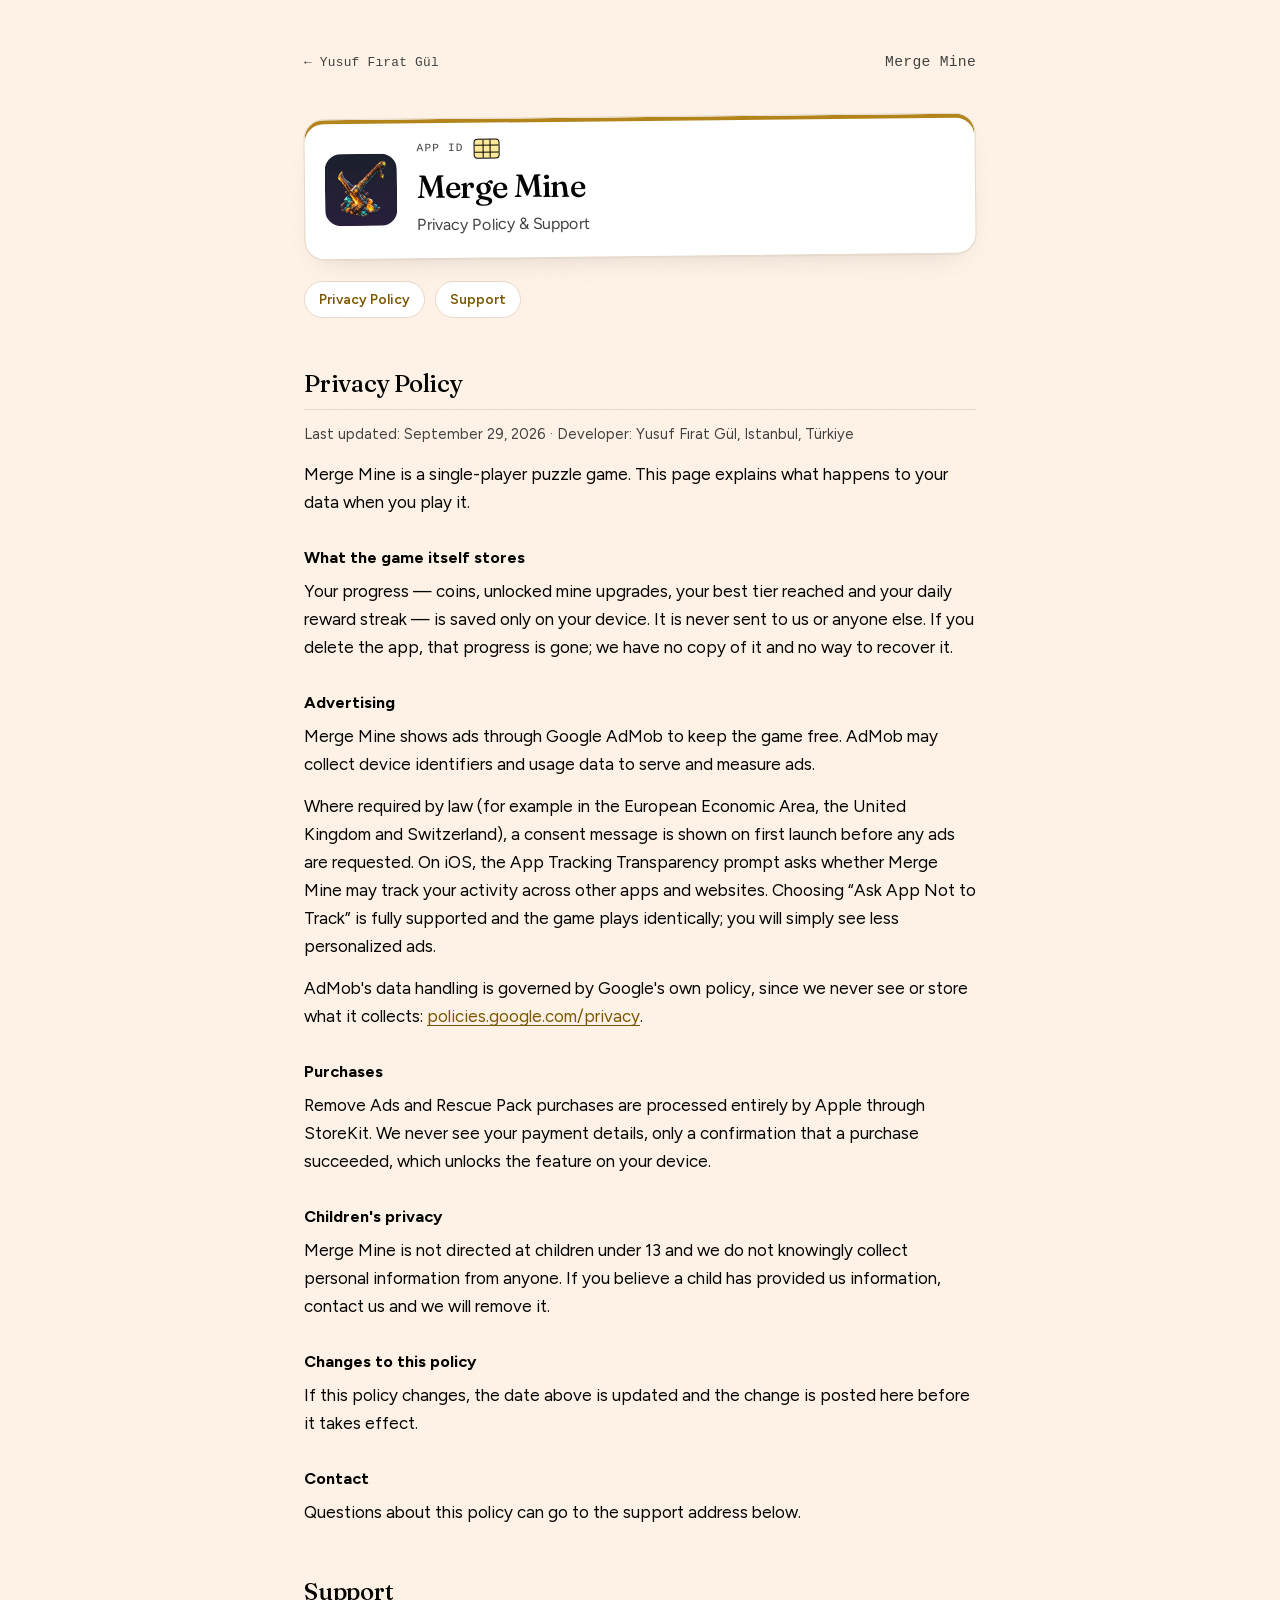
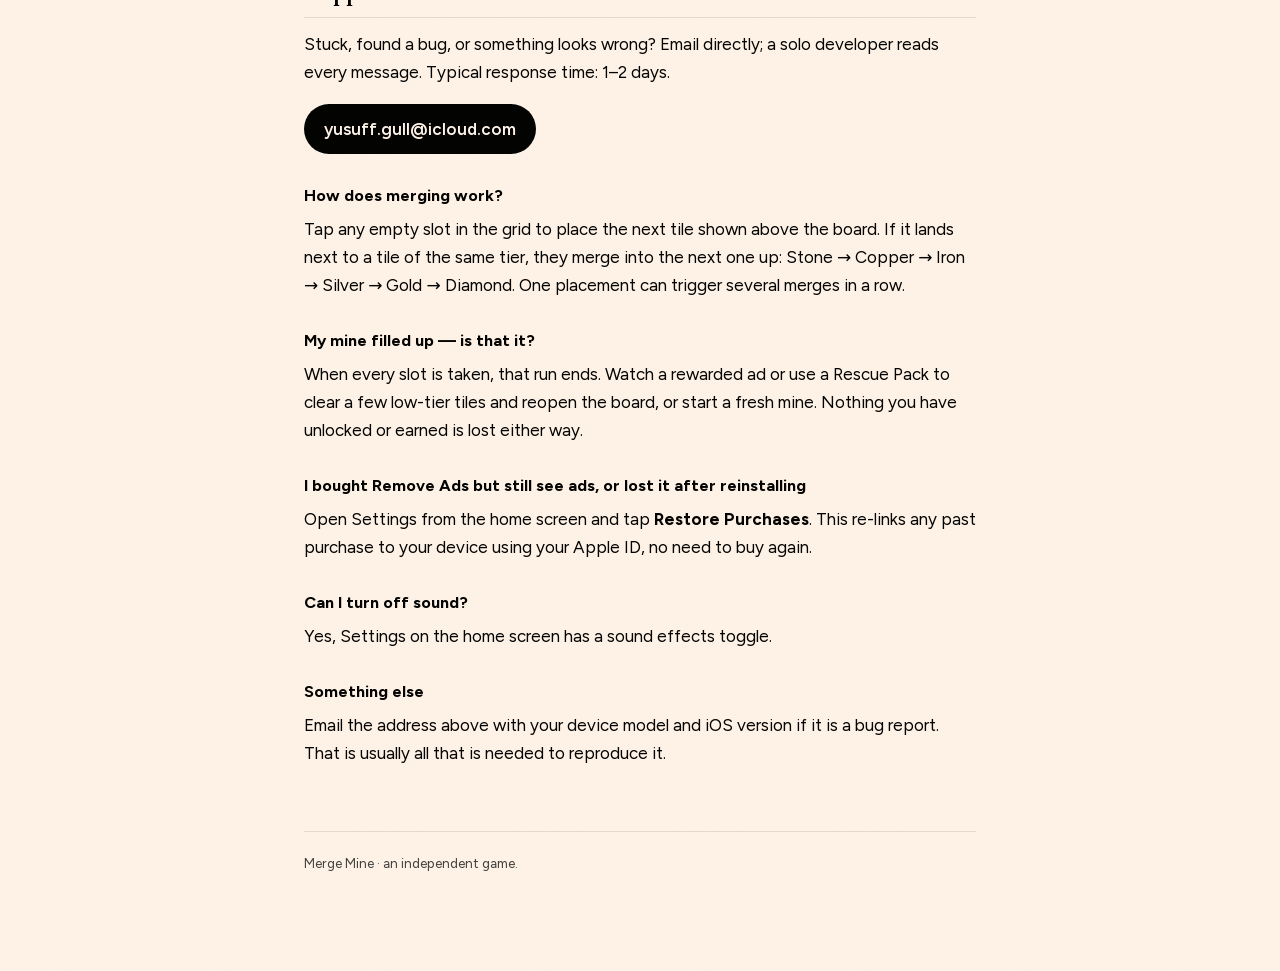
<file: merge-mine/index.html>
<!doctype html>
<html lang="en">
<head>
<meta charset="utf-8">
<meta name="viewport" content="width=device-width,initial-scale=1">
<title>Merge Mine: Privacy Policy &amp; Support</title>
<meta name="description" content="Read Merge Mine’s privacy policy, advertising and purchase details, and find support for gameplay and restoring purchases.">
<link rel="canonical" href="https://yusuffiratgul.com/merge-mine/">
<link rel="icon" href="/assets/favicon.svg" type="image/svg+xml">
<meta property="og:title" content="Merge Mine: Privacy Policy &amp; Support">
<meta property="og:description" content="Read Merge Mine’s privacy policy, advertising and purchase details, and find support for gameplay and restoring purchases.">
<meta property="og:image" content="https://yusuffiratgul.com/assets/og/og.png">
<meta property="og:image:width" content="1200">
<meta property="og:image:height" content="630">
<meta property="og:image:alt" content="Yusuf Fırat Gül, a developer ID card styled like a passport data page">
<meta name="twitter:card" content="summary_large_image">
<link rel="stylesheet" href="/style.css">
</head>
<body class="merge-mine">
<a class="skip" href="#main">Skip to content</a>
<main class="wrap" id="main">
  <div class="top"><a href="/">← Yusuf Fırat Gül</a><span class="muted">Merge Mine</span></div>
  <header class="app-id">
    <img class="app-id-icon" src="/assets/apps/merge-mine.webp" alt="" width="72" height="72">
    <div class="app-id-text">
      <p class="app-id-top" aria-hidden="true"><span>APP ID</span><span class="id-chip"></span></p>
      <h1>Merge Mine</h1>
      <p class="lead">Privacy Policy &amp; Support</p>
    </div>
  </header>
  <div class="chips"><a href="#privacy">Privacy Policy</a><a href="#support">Support</a></div>

  <h2 id="privacy">Privacy Policy</h2>
  <p class="muted">Last updated: September 29, 2026 · Developer: Yusuf Fırat Gül, Istanbul, Türkiye</p>
  <p>Merge Mine is a single-player puzzle game. This page explains what happens to your data when you play it.</p>

  <h3>What the game itself stores</h3>
  <p>Your progress — coins, unlocked mine upgrades, your best tier reached and your daily reward streak — is saved only on your device. It is never sent to us or anyone else. If you delete the app, that progress is gone; we have no copy of it and no way to recover it.</p>

  <h3>Advertising</h3>
  <p>Merge Mine shows ads through Google AdMob to keep the game free. AdMob may collect device identifiers and usage data to serve and measure ads.</p>
  <p>Where required by law (for example in the European Economic Area, the United Kingdom and Switzerland), a consent message is shown on first launch before any ads are requested. On iOS, the App Tracking Transparency prompt asks whether Merge Mine may track your activity across other apps and websites. Choosing “Ask App Not to Track” is fully supported and the game plays identically; you will simply see less personalized ads.</p>
  <p>AdMob's data handling is governed by Google's own policy, since we never see or store what it collects: <a href="https://policies.google.com/privacy" target="_blank" rel="noopener">policies.google.com/privacy</a>.</p>

  <h3>Purchases</h3>
  <p>Remove Ads and Rescue Pack purchases are processed entirely by Apple through StoreKit. We never see your payment details, only a confirmation that a purchase succeeded, which unlocks the feature on your device.</p>

  <h3>Children's privacy</h3>
  <p>Merge Mine is not directed at children under 13 and we do not knowingly collect personal information from anyone. If you believe a child has provided us information, contact us and we will remove it.</p>

  <h3>Changes to this policy</h3>
  <p>If this policy changes, the date above is updated and the change is posted here before it takes effect.</p>

  <h3>Contact</h3>
  <p>Questions about this policy can go to the support address below.</p>

  <h2 id="support">Support</h2>
  <p>Stuck, found a bug, or something looks wrong? Email directly; a solo developer reads every message. Typical response time: 1–2 days.</p>
  <a class="contact" href="mailto:yusuff.gull@icloud.com?subject=Merge%20Mine%20support">yusuff.gull@icloud.com</a>

  <h3>How does merging work?</h3>
  <p>Tap any empty slot in the grid to place the next tile shown above the board. If it lands next to a tile of the same tier, they merge into the next one up: Stone → Copper → Iron → Silver → Gold → Diamond. One placement can trigger several merges in a row.</p>

  <h3>My mine filled up — is that it?</h3>
  <p>When every slot is taken, that run ends. Watch a rewarded ad or use a Rescue Pack to clear a few low-tier tiles and reopen the board, or start a fresh mine. Nothing you have unlocked or earned is lost either way.</p>

  <h3>I bought Remove Ads but still see ads, or lost it after reinstalling</h3>
  <p>Open Settings from the home screen and tap <strong>Restore Purchases</strong>. This re-links any past purchase to your device using your Apple ID, no need to buy again.</p>

  <h3>Can I turn off sound?</h3>
  <p>Yes, Settings on the home screen has a sound effects toggle.</p>

  <h3>Something else</h3>
  <p>Email the address above with your device model and iOS version if it is a bug report. That is usually all that is needed to reproduce it.</p>

  <footer>Merge Mine · an independent game.</footer>
</main>
</body>
</html>
</file>
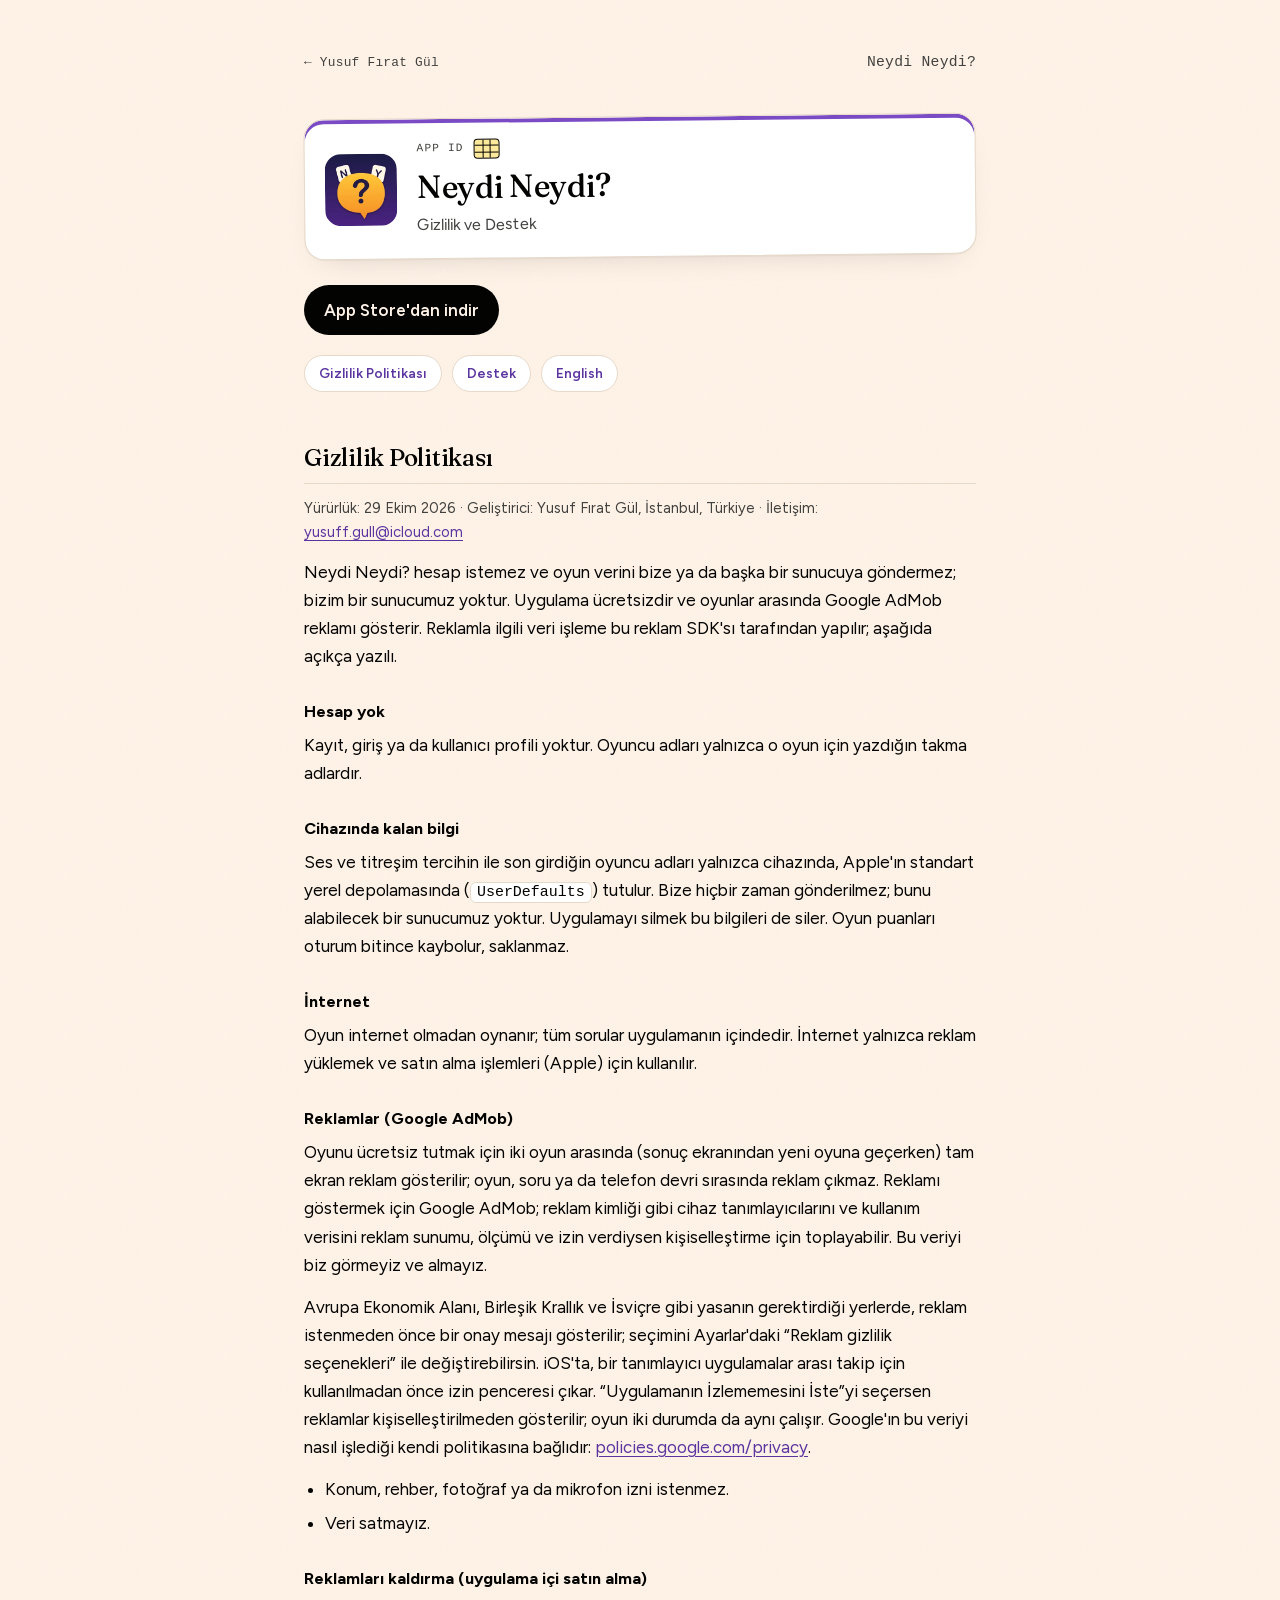
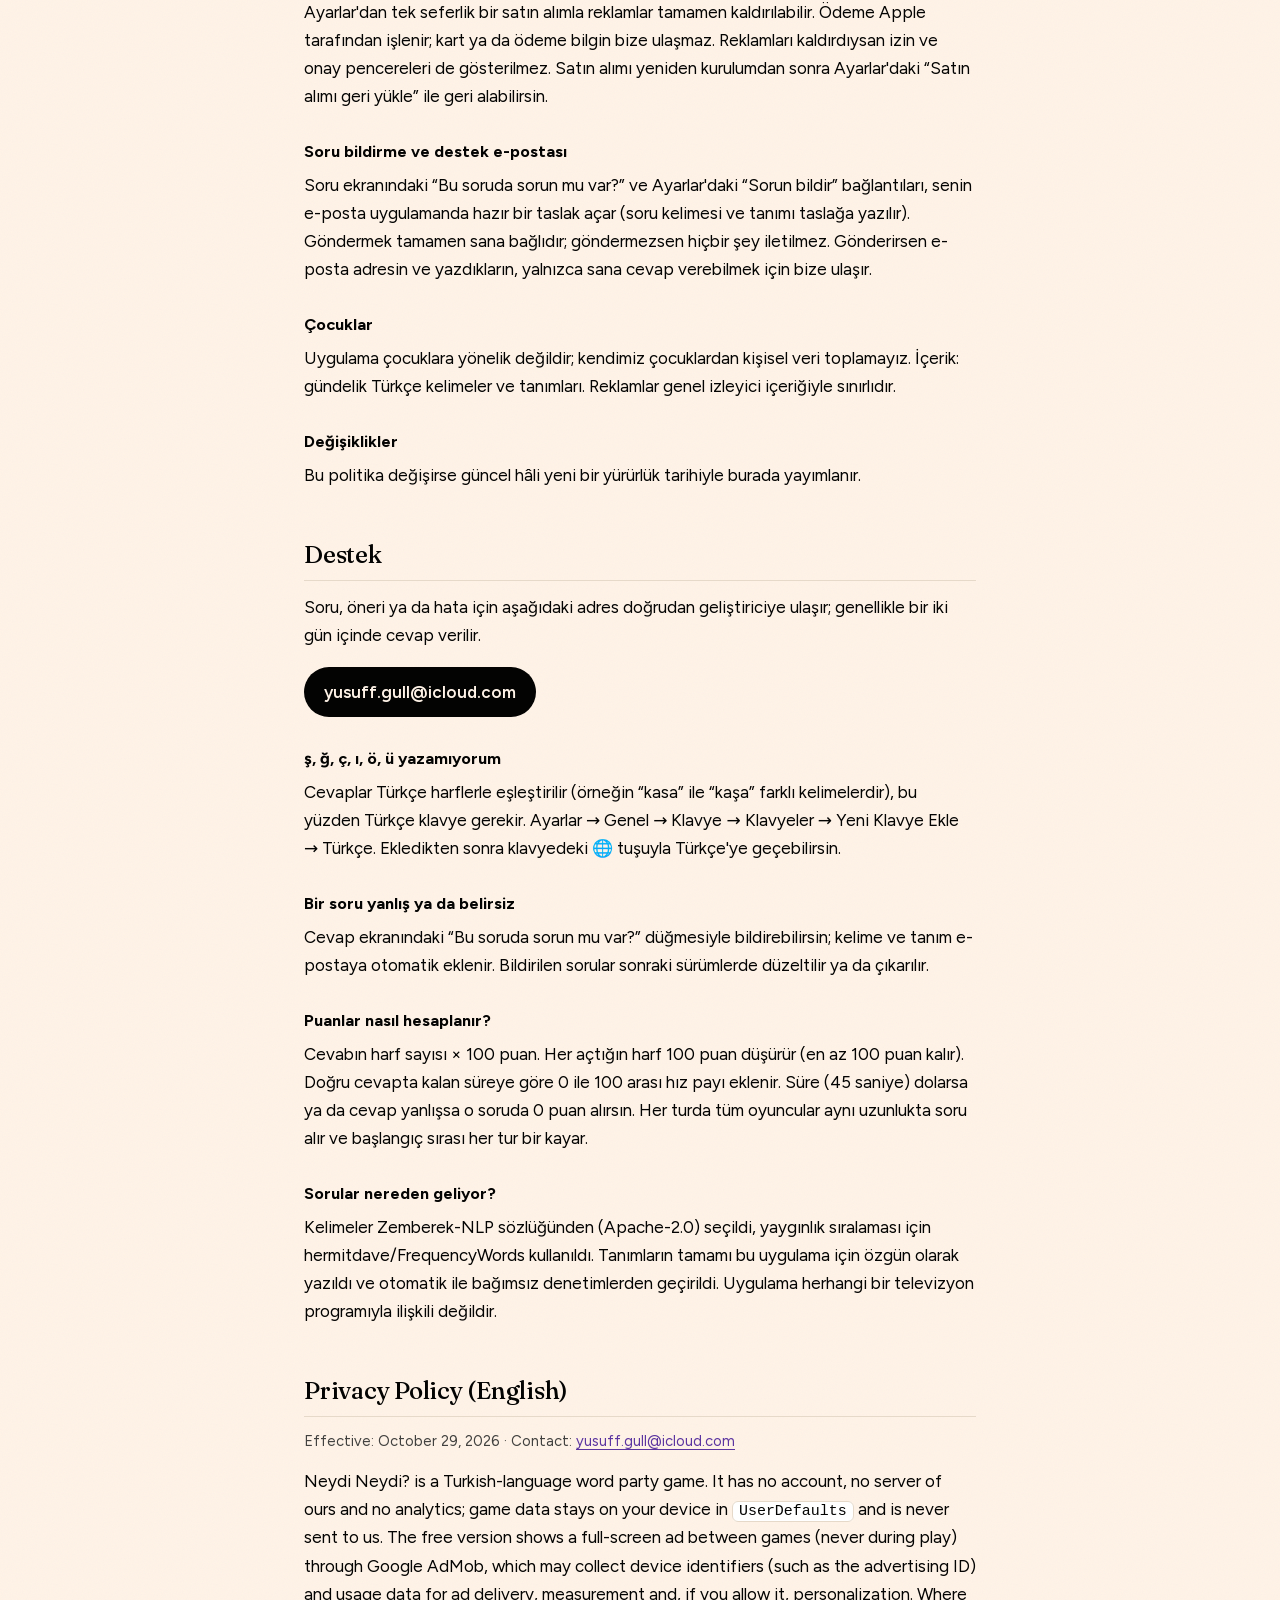
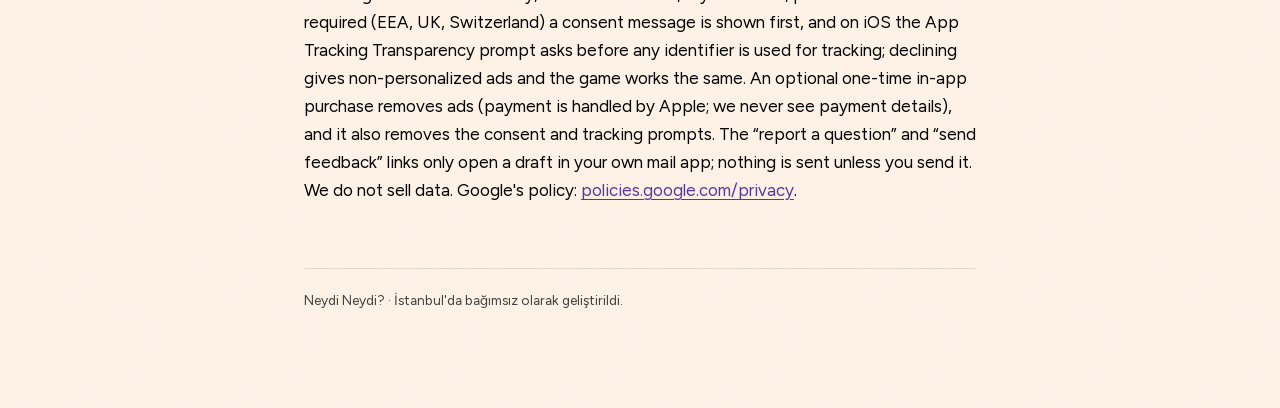
<file: neydi-neydi/index.html>
<!doctype html>
<html lang="tr">
<head>
<meta charset="utf-8">
<meta name="viewport" content="width=device-width,initial-scale=1">
<title>Neydi Neydi?: Gizlilik ve Destek</title>
<meta name="description" content="Neydi Neydi? kelime oyununun gizlilik politikası, reklam ve veri kullanımı açıklamaları ile destek bilgileri.">
<link rel="canonical" href="https://yusuffiratgul.com/neydi-neydi/">
<link rel="icon" href="/assets/favicon.svg" type="image/svg+xml">
<meta property="og:title" content="Neydi Neydi?: Gizlilik ve Destek">
<meta property="og:description" content="Neydi Neydi? kelime oyununun gizlilik politikası, reklam ve veri kullanımı açıklamaları ile destek bilgileri.">
<meta property="og:image" content="https://yusuffiratgul.com/assets/og/og.png">
<meta property="og:image:width" content="1200">
<meta property="og:image:height" content="630">
<meta property="og:image:alt" content="Yusuf Fırat Gül, a developer ID card styled like a passport data page">
<meta name="twitter:card" content="summary_large_image">
<link rel="stylesheet" href="/style.css">
</head>
<body class="neydi-neydi">
<a class="skip" href="#main">İçeriğe geç</a>
<main class="wrap" id="main">
  <div class="top"><a href="/">← Yusuf Fırat Gül</a><span class="muted">Neydi Neydi?</span></div>
  <header class="app-id">
    <img class="app-id-icon" src="/assets/apps/neydi-neydi.webp" alt="" width="72" height="72">
    <div class="app-id-text">
      <p class="app-id-top" aria-hidden="true"><span>APP ID</span><span class="id-chip"></span></p>
      <h1>Neydi Neydi?</h1>
      <p class="lead">Gizlilik ve Destek</p>
    </div>
  </header>
  <a class="contact" href="https://apps.apple.com/app/id6824321948">App Store'dan indir</a>
  <div class="chips"><a href="#gizlilik">Gizlilik Politikası</a><a href="#destek">Destek</a><a href="#privacy">English</a></div>

  <h2 id="gizlilik">Gizlilik Politikası</h2>
  <p class="muted">Yürürlük: 29 Ekim 2026 · Geliştirici: Yusuf Fırat Gül, İstanbul, Türkiye · İletişim: <a href="mailto:yusuff.gull@icloud.com">yusuff.gull@icloud.com</a></p>
  <p>Neydi Neydi? hesap istemez ve oyun verini bize ya da başka bir sunucuya göndermez; bizim bir sunucumuz yoktur. Uygulama ücretsizdir ve oyunlar arasında Google AdMob reklamı gösterir. Reklamla ilgili veri işleme bu reklam SDK'sı tarafından yapılır; aşağıda açıkça yazılı.</p>

  <h3>Hesap yok</h3>
  <p>Kayıt, giriş ya da kullanıcı profili yoktur. Oyuncu adları yalnızca o oyun için yazdığın takma adlardır.</p>

  <h3>Cihazında kalan bilgi</h3>
  <p>Ses ve titreşim tercihin ile son girdiğin oyuncu adları yalnızca cihazında, Apple'ın standart yerel depolamasında (<code>UserDefaults</code>) tutulur. Bize hiçbir zaman gönderilmez; bunu alabilecek bir sunucumuz yoktur. Uygulamayı silmek bu bilgileri de siler. Oyun puanları oturum bitince kaybolur, saklanmaz.</p>

  <h3>İnternet</h3>
  <p>Oyun internet olmadan oynanır; tüm sorular uygulamanın içindedir. İnternet yalnızca reklam yüklemek ve satın alma işlemleri (Apple) için kullanılır.</p>

  <h3>Reklamlar (Google AdMob)</h3>
  <p>Oyunu ücretsiz tutmak için iki oyun arasında (sonuç ekranından yeni oyuna geçerken) tam ekran reklam gösterilir; oyun, soru ya da telefon devri sırasında reklam çıkmaz. Reklamı göstermek için Google AdMob; reklam kimliği gibi cihaz tanımlayıcılarını ve kullanım verisini reklam sunumu, ölçümü ve izin verdiysen kişiselleştirme için toplayabilir. Bu veriyi biz görmeyiz ve almayız.</p>
  <p>Avrupa Ekonomik Alanı, Birleşik Krallık ve İsviçre gibi yasanın gerektirdiği yerlerde, reklam istenmeden önce bir onay mesajı gösterilir; seçimini Ayarlar'daki “Reklam gizlilik seçenekleri” ile değiştirebilirsin. iOS'ta, bir tanımlayıcı uygulamalar arası takip için kullanılmadan önce izin penceresi çıkar. “Uygulamanın İzlememesini İste”yi seçersen reklamlar kişiselleştirilmeden gösterilir; oyun iki durumda da aynı çalışır. Google'ın bu veriyi nasıl işlediği kendi politikasına bağlıdır: <a href="https://policies.google.com/privacy" target="_blank" rel="noopener">policies.google.com/privacy</a>.</p>
  <ul>
    <li>Konum, rehber, fotoğraf ya da mikrofon izni istenmez.</li>
    <li>Veri satmayız.</li>
  </ul>

  <h3>Reklamları kaldırma (uygulama içi satın alma)</h3>
  <p>Ayarlar'dan tek seferlik bir satın alımla reklamlar tamamen kaldırılabilir. Ödeme Apple tarafından işlenir; kart ya da ödeme bilgin bize ulaşmaz. Reklamları kaldırdıysan izin ve onay pencereleri de gösterilmez. Satın alımı yeniden kurulumdan sonra Ayarlar'daki “Satın alımı geri yükle” ile geri alabilirsin.</p>

  <h3>Soru bildirme ve destek e-postası</h3>
  <p>Soru ekranındaki “Bu soruda sorun mu var?” ve Ayarlar'daki “Sorun bildir” bağlantıları, senin e-posta uygulamanda hazır bir taslak açar (soru kelimesi ve tanımı taslağa yazılır). Göndermek tamamen sana bağlıdır; göndermezsen hiçbir şey iletilmez. Gönderirsen e-posta adresin ve yazdıkların, yalnızca sana cevap verebilmek için bize ulaşır.</p>

  <h3>Çocuklar</h3>
  <p>Uygulama çocuklara yönelik değildir; kendimiz çocuklardan kişisel veri toplamayız. İçerik: gündelik Türkçe kelimeler ve tanımları. Reklamlar genel izleyici içeriğiyle sınırlıdır.</p>

  <h3>Değişiklikler</h3>
  <p>Bu politika değişirse güncel hâli yeni bir yürürlük tarihiyle burada yayımlanır.</p>

  <h2 id="destek">Destek</h2>
  <p>Soru, öneri ya da hata için aşağıdaki adres doğrudan geliştiriciye ulaşır; genellikle bir iki gün içinde cevap verilir.</p>
  <a class="contact" href="mailto:yusuff.gull@icloud.com?subject=Neydi%20Neydi%3F%20destek">yusuff.gull@icloud.com</a>

  <h3>ş, ğ, ç, ı, ö, ü yazamıyorum</h3>
  <p>Cevaplar Türkçe harflerle eşleştirilir (örneğin “kasa” ile “kaşa” farklı kelimelerdir), bu yüzden Türkçe klavye gerekir. Ayarlar → Genel → Klavye → Klavyeler → Yeni Klavye Ekle → Türkçe. Ekledikten sonra klavyedeki 🌐 tuşuyla Türkçe'ye geçebilirsin.</p>

  <h3>Bir soru yanlış ya da belirsiz</h3>
  <p>Cevap ekranındaki “Bu soruda sorun mu var?” düğmesiyle bildirebilirsin; kelime ve tanım e-postaya otomatik eklenir. Bildirilen sorular sonraki sürümlerde düzeltilir ya da çıkarılır.</p>

  <h3>Puanlar nasıl hesaplanır?</h3>
  <p>Cevabın harf sayısı × 100 puan. Her açtığın harf 100 puan düşürür (en az 100 puan kalır). Doğru cevapta kalan süreye göre 0 ile 100 arası hız payı eklenir. Süre (45 saniye) dolarsa ya da cevap yanlışsa o soruda 0 puan alırsın. Her turda tüm oyuncular aynı uzunlukta soru alır ve başlangıç sırası her tur bir kayar.</p>

  <h3>Sorular nereden geliyor?</h3>
  <p>Kelimeler Zemberek-NLP sözlüğünden (Apache-2.0) seçildi, yaygınlık sıralaması için hermitdave/FrequencyWords kullanıldı. Tanımların tamamı bu uygulama için özgün olarak yazıldı ve otomatik ile bağımsız denetimlerden geçirildi. Uygulama herhangi bir televizyon programıyla ilişkili değildir.</p>

  <h2 id="privacy">Privacy Policy (English)</h2>
  <p class="muted">Effective: October 29, 2026 · Contact: <a href="mailto:yusuff.gull@icloud.com">yusuff.gull@icloud.com</a></p>
  <p>Neydi Neydi? is a Turkish-language word party game. It has no account, no server of ours and no analytics; game data stays on your device in <code>UserDefaults</code> and is never sent to us. The free version shows a full-screen ad between games (never during play) through Google AdMob, which may collect device identifiers (such as the advertising ID) and usage data for ad delivery, measurement and, if you allow it, personalization. Where required (EEA, UK, Switzerland) a consent message is shown first, and on iOS the App Tracking Transparency prompt asks before any identifier is used for tracking; declining gives non-personalized ads and the game works the same. An optional one-time in-app purchase removes ads (payment is handled by Apple; we never see payment details), and it also removes the consent and tracking prompts. The “report a question” and “send feedback” links only open a draft in your own mail app; nothing is sent unless you send it. We do not sell data. Google's policy: <a href="https://policies.google.com/privacy" target="_blank" rel="noopener">policies.google.com/privacy</a>.</p>

  <footer>Neydi Neydi? · İstanbul'da bağımsız olarak geliştirildi.</footer>
</main>
</body>
</html>
</file>
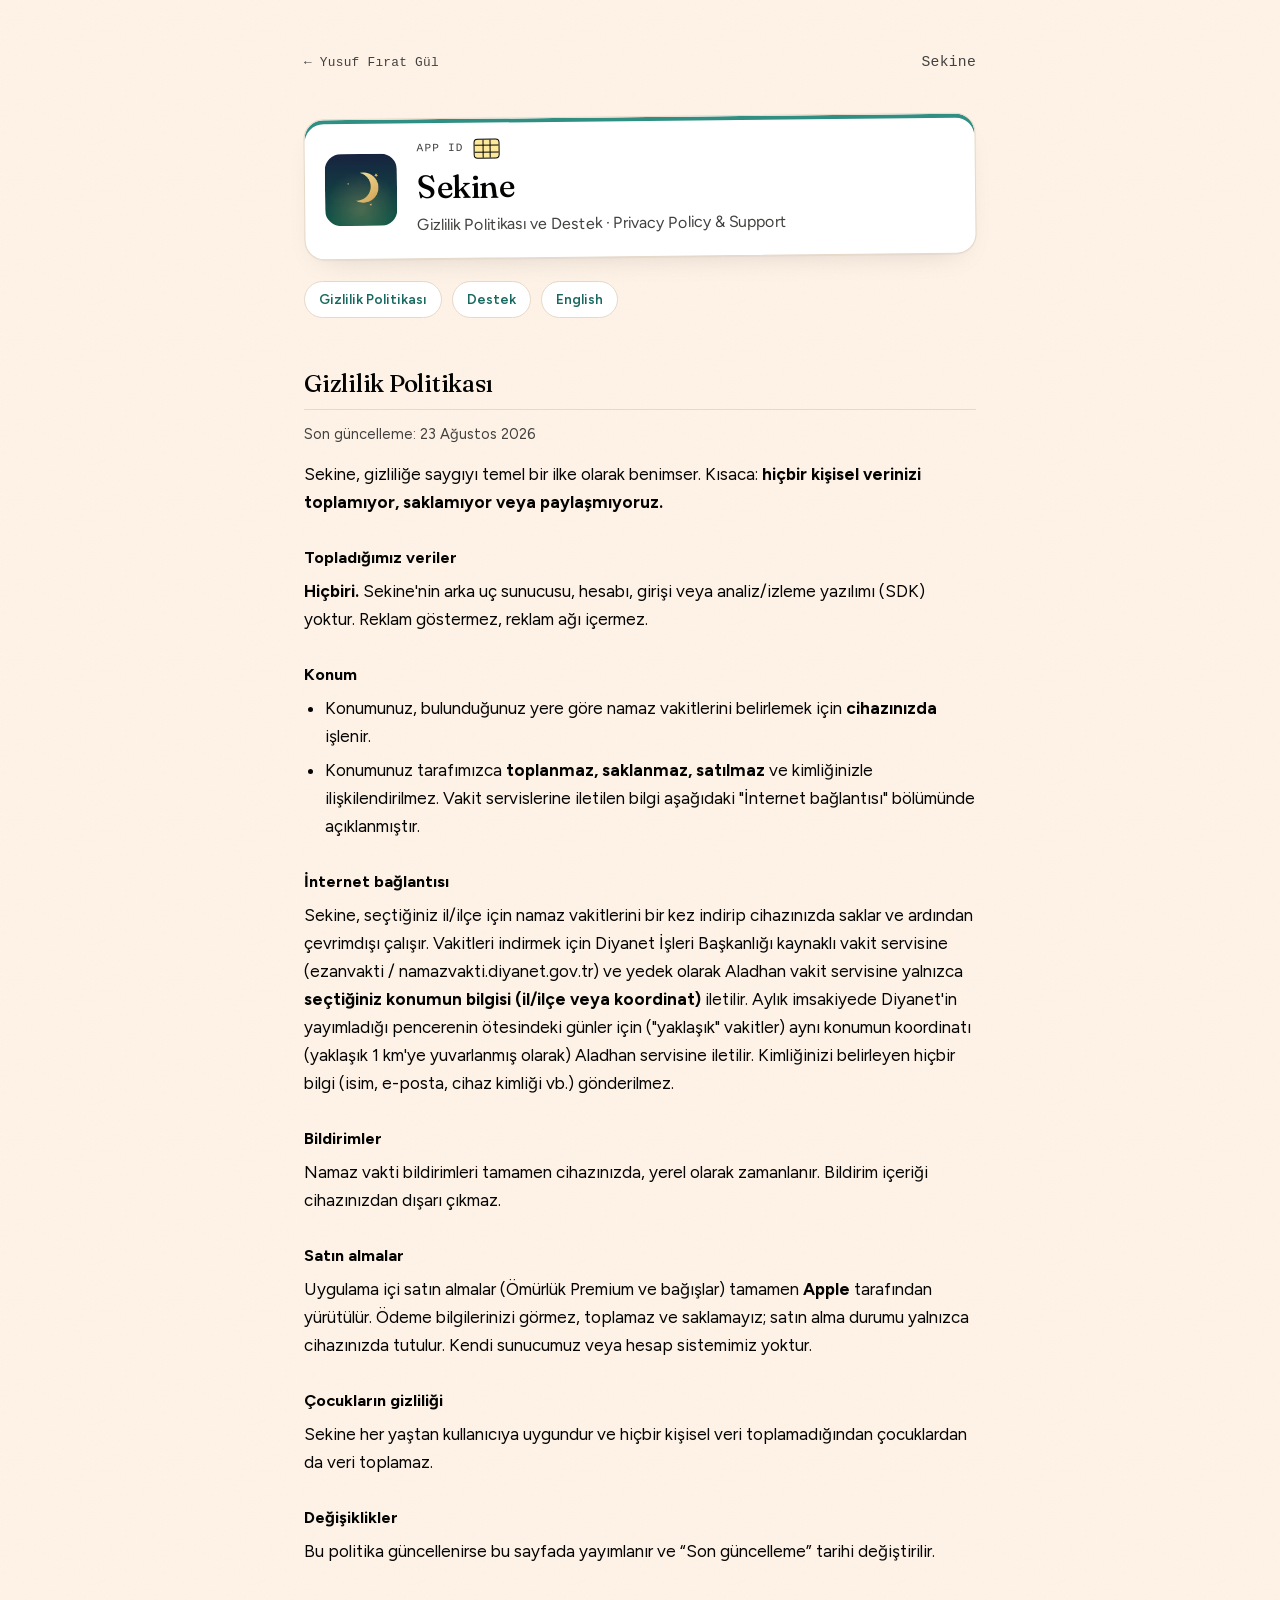
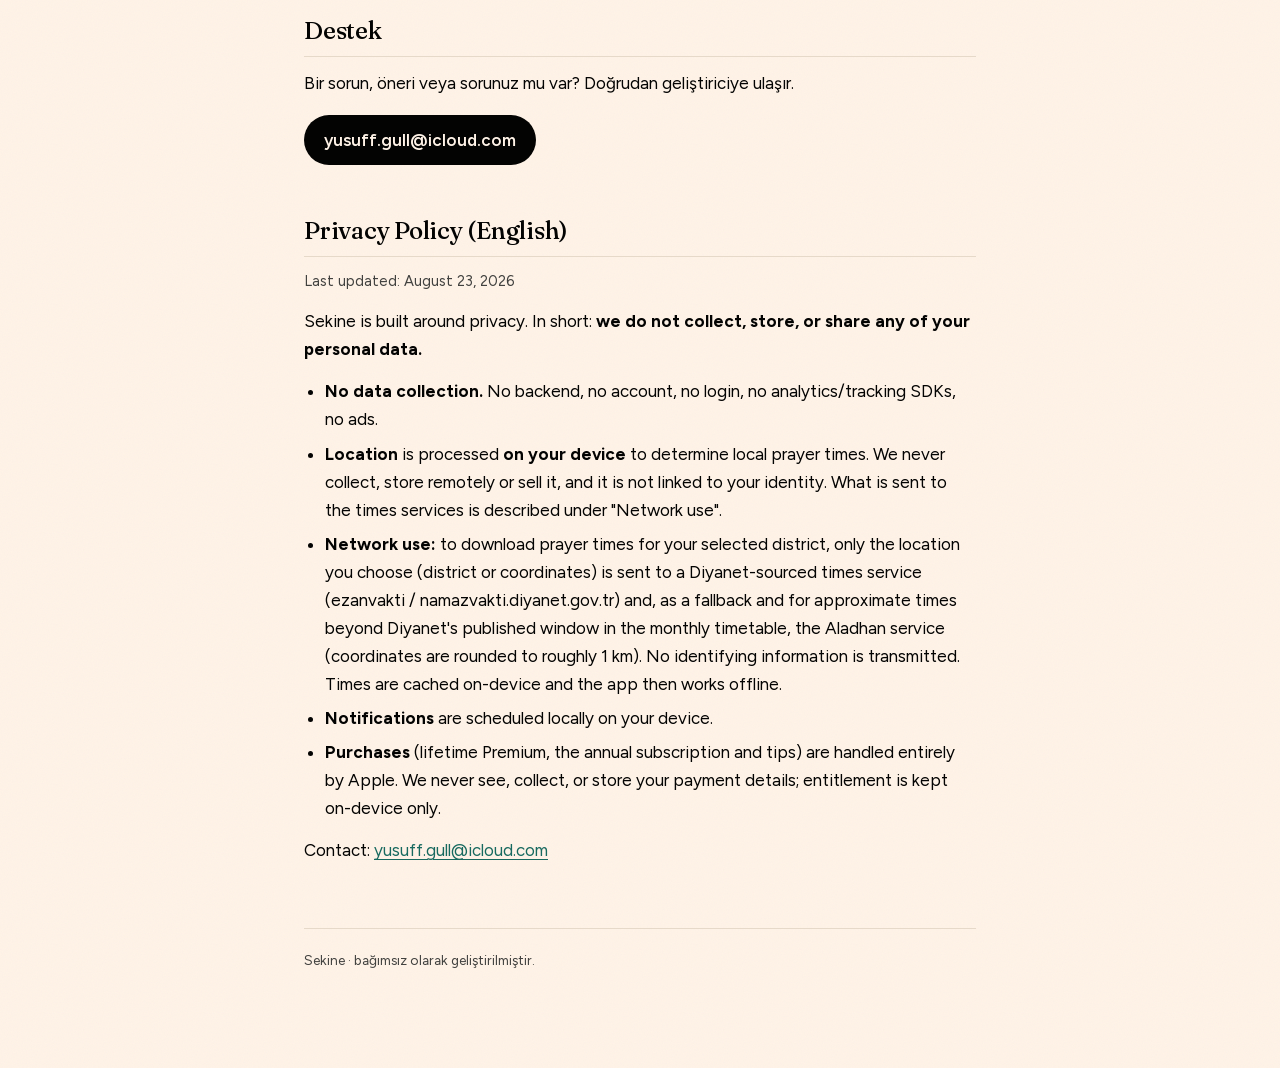
<file: sekine/index.html>
<!doctype html>
<html lang="tr">
<head>
<meta charset="utf-8">
<meta name="viewport" content="width=device-width,initial-scale=1">
<title>Sekine: Gizlilik Politikası ve Destek</title>
<meta name="description" content="Sekine uygulamasının gizlilik politikası, veri kullanımı açıklamaları ve geliştirici destek bilgileri.">
<link rel="canonical" href="https://yusuffiratgul.com/sekine/">
<link rel="icon" href="/assets/favicon.svg" type="image/svg+xml">
<meta property="og:title" content="Sekine: Gizlilik Politikası ve Destek">
<meta property="og:description" content="Sekine uygulamasının gizlilik politikası, veri kullanımı açıklamaları ve geliştirici destek bilgileri.">
<meta property="og:image" content="https://yusuffiratgul.com/assets/og/og.png">
<meta property="og:image:width" content="1200">
<meta property="og:image:height" content="630">
<meta property="og:image:alt" content="Yusuf Fırat Gül, a developer ID card styled like a passport data page">
<meta name="twitter:card" content="summary_large_image">
<link rel="stylesheet" href="/style.css">
</head>
<body class="sekine">
<a class="skip" href="#main">İçeriğe geç</a>
<main class="wrap" id="main">
  <div class="top"><a href="/">← Yusuf Fırat Gül</a><span class="muted">Sekine</span></div>
  <header class="app-id">
    <img class="app-id-icon" src="/assets/apps/sekine.webp" alt="" width="72" height="72">
    <div class="app-id-text">
      <p class="app-id-top" aria-hidden="true"><span>APP ID</span><span class="id-chip"></span></p>
      <h1>Sekine</h1>
      <p class="lead">Gizlilik Politikası ve Destek · Privacy Policy &amp; Support</p>
    </div>
  </header>
  <div class="chips"><a href="#gizlilik">Gizlilik Politikası</a><a href="#destek">Destek</a><a href="#privacy">English</a></div>

  <h2 id="gizlilik">Gizlilik Politikası</h2>
  <p class="muted">Son güncelleme: 23 Ağustos 2026</p>
  <p>Sekine, gizliliğe saygıyı temel bir ilke olarak benimser. Kısaca: <strong>hiçbir kişisel verinizi toplamıyor, saklamıyor veya paylaşmıyoruz.</strong></p>

  <h3>Topladığımız veriler</h3>
  <p><strong>Hiçbiri.</strong> Sekine'nin arka uç sunucusu, hesabı, girişi veya analiz/izleme yazılımı (SDK) yoktur. Reklam göstermez, reklam ağı içermez.</p>

  <h3>Konum</h3>
  <ul>
    <li>Konumunuz, bulunduğunuz yere göre namaz vakitlerini belirlemek için <strong>cihazınızda</strong> işlenir.</li>
    <li>Konumunuz tarafımızca <strong>toplanmaz, saklanmaz, satılmaz</strong> ve kimliğinizle ilişkilendirilmez. Vakit servislerine iletilen bilgi aşağıdaki "İnternet bağlantısı" bölümünde açıklanmıştır.</li>
  </ul>

  <h3>İnternet bağlantısı</h3>
  <p>Sekine, seçtiğiniz il/ilçe için namaz vakitlerini bir kez indirip cihazınızda saklar ve ardından çevrimdışı çalışır. Vakitleri indirmek için Diyanet İşleri Başkanlığı kaynaklı vakit servisine (ezanvakti / namazvakti.diyanet.gov.tr) ve yedek olarak Aladhan vakit servisine yalnızca <strong>seçtiğiniz konumun bilgisi (il/ilçe veya koordinat)</strong> iletilir. Aylık imsakiyede Diyanet'in yayımladığı pencerenin ötesindeki günler için ("yaklaşık" vakitler) aynı konumun koordinatı (yaklaşık 1 km'ye yuvarlanmış olarak) Aladhan servisine iletilir. Kimliğinizi belirleyen hiçbir bilgi (isim, e-posta, cihaz kimliği vb.) gönderilmez.</p>

  <h3>Bildirimler</h3>
  <p>Namaz vakti bildirimleri tamamen cihazınızda, yerel olarak zamanlanır. Bildirim içeriği cihazınızdan dışarı çıkmaz.</p>

  <h3>Satın almalar</h3>
  <p>Uygulama içi satın almalar (Ömürlük Premium ve bağışlar) tamamen <strong>Apple</strong> tarafından yürütülür. Ödeme bilgilerinizi görmez, toplamaz ve saklamayız; satın alma durumu yalnızca cihazınızda tutulur. Kendi sunucumuz veya hesap sistemimiz yoktur.</p>

  <h3>Çocukların gizliliği</h3>
  <p>Sekine her yaştan kullanıcıya uygundur ve hiçbir kişisel veri toplamadığından çocuklardan da veri toplamaz.</p>

  <h3>Değişiklikler</h3>
  <p>Bu politika güncellenirse bu sayfada yayımlanır ve “Son güncelleme” tarihi değiştirilir.</p>

  <h2 id="destek">Destek</h2>
  <p>Bir sorun, öneri veya sorunuz mu var? Doğrudan geliştiriciye ulaşır.</p>
  <a class="contact" href="mailto:yusuff.gull@icloud.com?subject=Sekine%20destek">yusuff.gull@icloud.com</a>

  <h2 id="privacy">Privacy Policy (English)</h2>
  <p class="muted">Last updated: August 23, 2026</p>
  <p>Sekine is built around privacy. In short: <strong>we do not collect, store, or share any of your personal data.</strong></p>
  <ul>
    <li><strong>No data collection.</strong> No backend, no account, no login, no analytics/tracking SDKs, no ads.</li>
    <li><strong>Location</strong> is processed <strong>on your device</strong> to determine local prayer times. We never collect, store remotely or sell it, and it is not linked to your identity. What is sent to the times services is described under "Network use".</li>
    <li><strong>Network use:</strong> to download prayer times for your selected district, only the location you choose (district or coordinates) is sent to a Diyanet-sourced times service (ezanvakti / namazvakti.diyanet.gov.tr) and, as a fallback and for approximate times beyond Diyanet's published window in the monthly timetable, the Aladhan service (coordinates are rounded to roughly 1 km). No identifying information is transmitted. Times are cached on-device and the app then works offline.</li>
    <li><strong>Notifications</strong> are scheduled locally on your device.</li>
    <li><strong>Purchases</strong> (lifetime Premium, the annual subscription and tips) are handled entirely by Apple. We never see, collect, or store your payment details; entitlement is kept on-device only.</li>
  </ul>
  <p>Contact: <a href="mailto:yusuff.gull@icloud.com">yusuff.gull@icloud.com</a></p>

  <footer>Sekine · bağımsız olarak geliştirilmiştir.</footer>
</main>
</body>
</html>
</file>
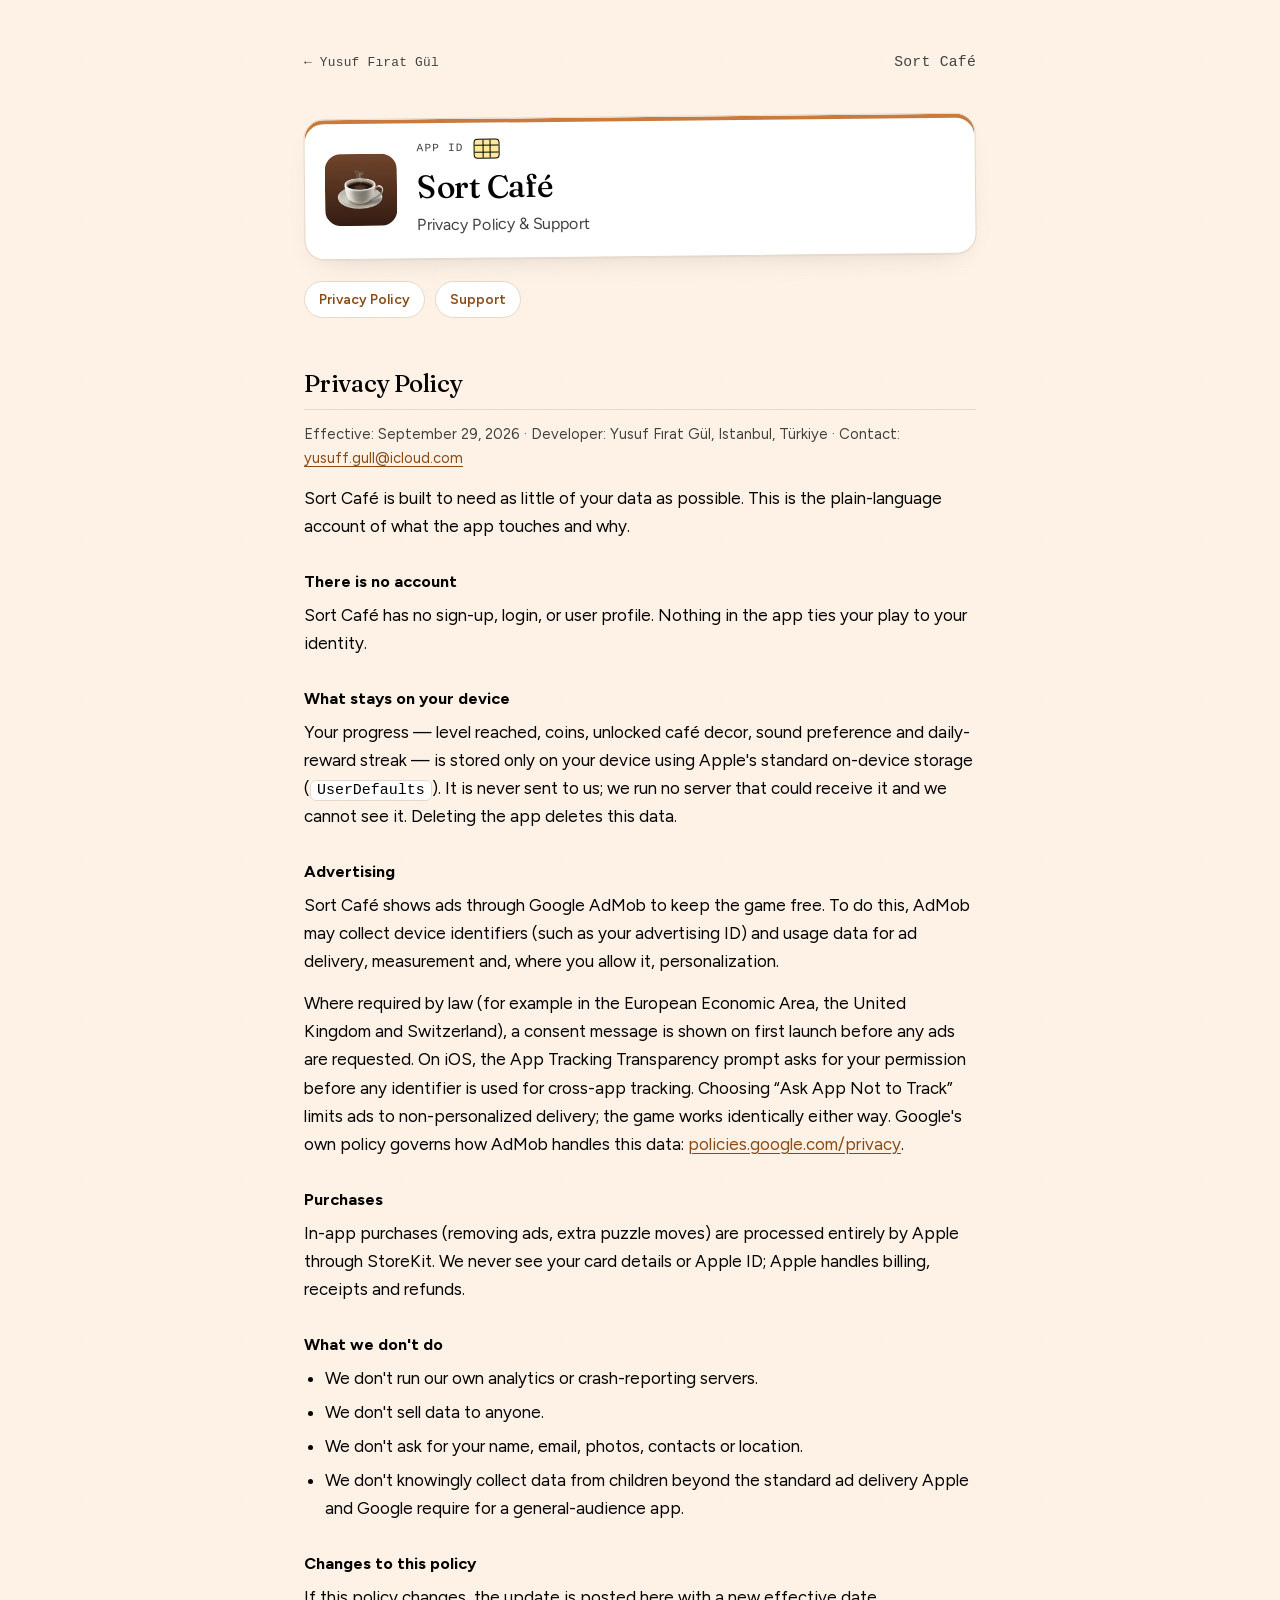
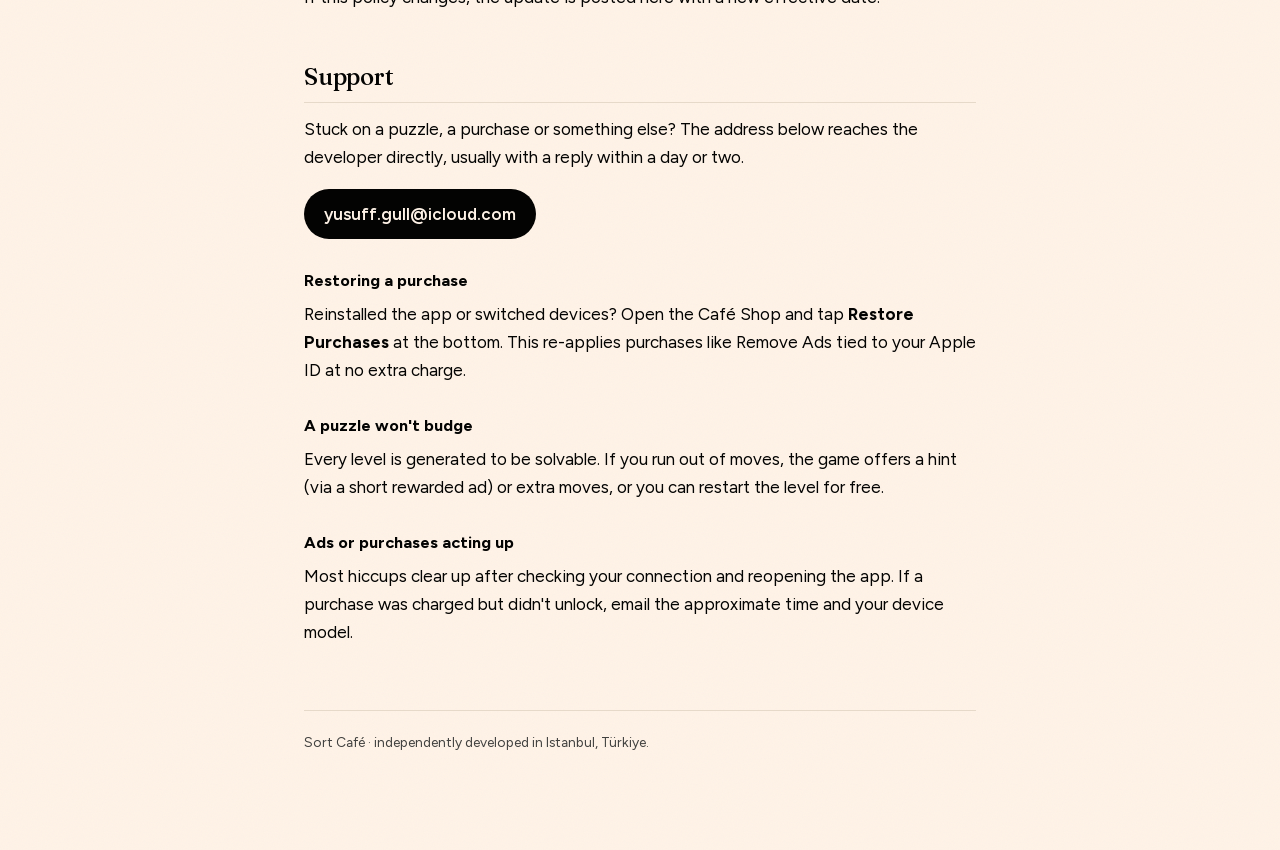
<file: sort-cafe/index.html>
<!doctype html>
<html lang="en">
<head>
<meta charset="utf-8">
<meta name="viewport" content="width=device-width,initial-scale=1">
<title>Sort Café: Privacy Policy &amp; Support</title>
<meta name="description" content="Read Sort Café’s privacy policy, advertising and purchase details, and get support for gameplay, ads and App Store purchases.">
<link rel="canonical" href="https://yusuffiratgul.com/sort-cafe/">
<link rel="icon" href="/assets/favicon.svg" type="image/svg+xml">
<meta property="og:title" content="Sort Café: Privacy Policy &amp; Support">
<meta property="og:description" content="Read Sort Café’s privacy policy, advertising and purchase details, and get support for gameplay, ads and App Store purchases.">
<meta property="og:image" content="https://yusuffiratgul.com/assets/og/og.png">
<meta property="og:image:width" content="1200">
<meta property="og:image:height" content="630">
<meta property="og:image:alt" content="Yusuf Fırat Gül, a developer ID card styled like a passport data page">
<meta name="twitter:card" content="summary_large_image">
<link rel="stylesheet" href="/style.css">
</head>
<body class="sort-cafe">
<a class="skip" href="#main">Skip to content</a>
<main class="wrap" id="main">
  <div class="top"><a href="/">← Yusuf Fırat Gül</a><span class="muted">Sort Café</span></div>
  <header class="app-id">
    <img class="app-id-icon" src="/assets/apps/sort-cafe.webp" alt="" width="72" height="72">
    <div class="app-id-text">
      <p class="app-id-top" aria-hidden="true"><span>APP ID</span><span class="id-chip"></span></p>
      <h1>Sort Café</h1>
      <p class="lead">Privacy Policy &amp; Support</p>
    </div>
  </header>
  <div class="chips"><a href="#privacy">Privacy Policy</a><a href="#support">Support</a></div>

  <h2 id="privacy">Privacy Policy</h2>
  <p class="muted">Effective: September 29, 2026 · Developer: Yusuf Fırat Gül, Istanbul, Türkiye · Contact: <a href="mailto:yusuff.gull@icloud.com">yusuff.gull@icloud.com</a></p>
  <p>Sort Café is built to need as little of your data as possible. This is the plain-language account of what the app touches and why.</p>

  <h3>There is no account</h3>
  <p>Sort Café has no sign-up, login, or user profile. Nothing in the app ties your play to your identity.</p>

  <h3>What stays on your device</h3>
  <p>Your progress — level reached, coins, unlocked café decor, sound preference and daily-reward streak — is stored only on your device using Apple's standard on-device storage (<code>UserDefaults</code>). It is never sent to us; we run no server that could receive it and we cannot see it. Deleting the app deletes this data.</p>

  <h3>Advertising</h3>
  <p>Sort Café shows ads through Google AdMob to keep the game free. To do this, AdMob may collect device identifiers (such as your advertising ID) and usage data for ad delivery, measurement and, where you allow it, personalization.</p>
  <p>Where required by law (for example in the European Economic Area, the United Kingdom and Switzerland), a consent message is shown on first launch before any ads are requested. On iOS, the App Tracking Transparency prompt asks for your permission before any identifier is used for cross-app tracking. Choosing “Ask App Not to Track” limits ads to non-personalized delivery; the game works identically either way. Google's own policy governs how AdMob handles this data: <a href="https://policies.google.com/privacy" target="_blank" rel="noopener">policies.google.com/privacy</a>.</p>

  <h3>Purchases</h3>
  <p>In-app purchases (removing ads, extra puzzle moves) are processed entirely by Apple through StoreKit. We never see your card details or Apple ID; Apple handles billing, receipts and refunds.</p>

  <h3>What we don't do</h3>
  <ul>
    <li>We don't run our own analytics or crash-reporting servers.</li>
    <li>We don't sell data to anyone.</li>
    <li>We don't ask for your name, email, photos, contacts or location.</li>
    <li>We don't knowingly collect data from children beyond the standard ad delivery Apple and Google require for a general-audience app.</li>
  </ul>

  <h3>Changes to this policy</h3>
  <p>If this policy changes, the update is posted here with a new effective date.</p>

  <h2 id="support">Support</h2>
  <p>Stuck on a puzzle, a purchase or something else? The address below reaches the developer directly, usually with a reply within a day or two.</p>
  <a class="contact" href="mailto:yusuff.gull@icloud.com?subject=Sort%20Caf%C3%A9%20support">yusuff.gull@icloud.com</a>

  <h3>Restoring a purchase</h3>
  <p>Reinstalled the app or switched devices? Open the Café Shop and tap <strong>Restore Purchases</strong> at the bottom. This re-applies purchases like Remove Ads tied to your Apple ID at no extra charge.</p>

  <h3>A puzzle won't budge</h3>
  <p>Every level is generated to be solvable. If you run out of moves, the game offers a hint (via a short rewarded ad) or extra moves, or you can restart the level for free.</p>

  <h3>Ads or purchases acting up</h3>
  <p>Most hiccups clear up after checking your connection and reopening the app. If a purchase was charged but didn't unlock, email the approximate time and your device model.</p>

  <footer>Sort Café · independently developed in Istanbul, Türkiye.</footer>
</main>
</body>
</html>
</file>
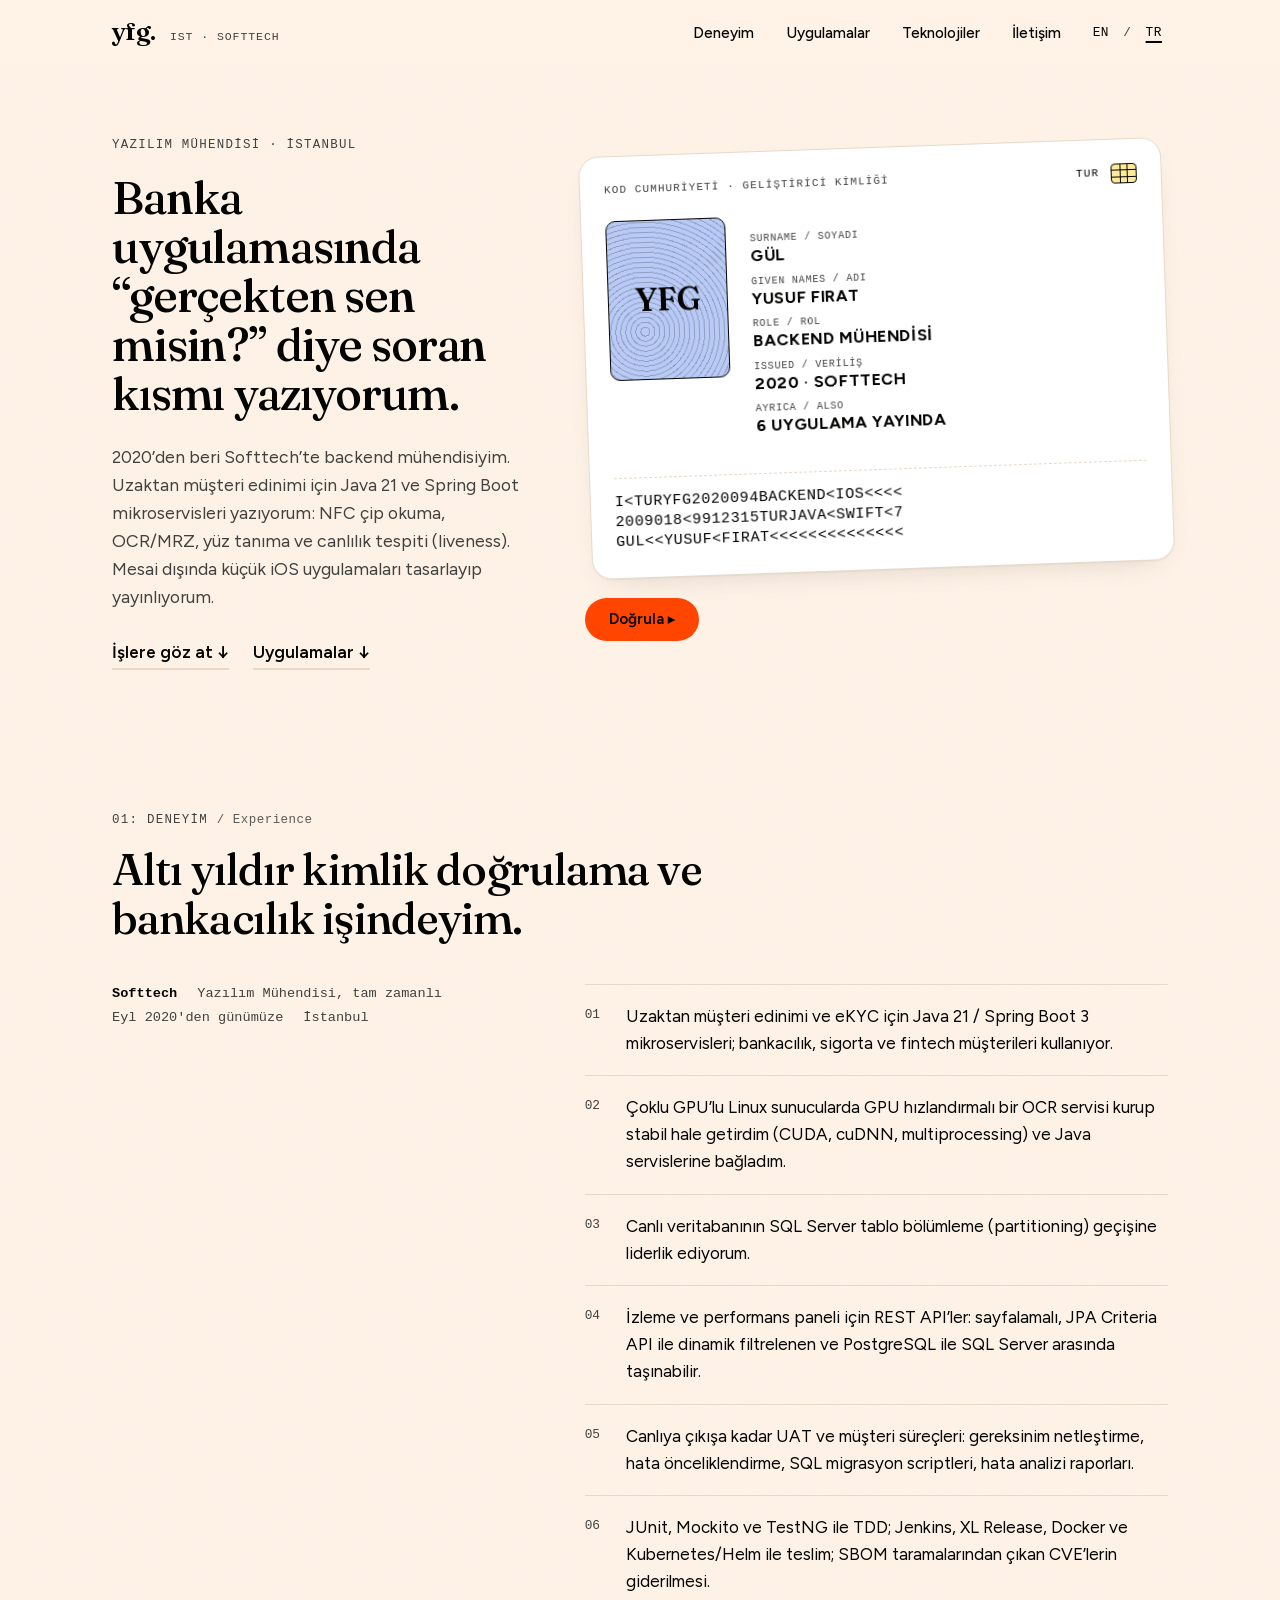
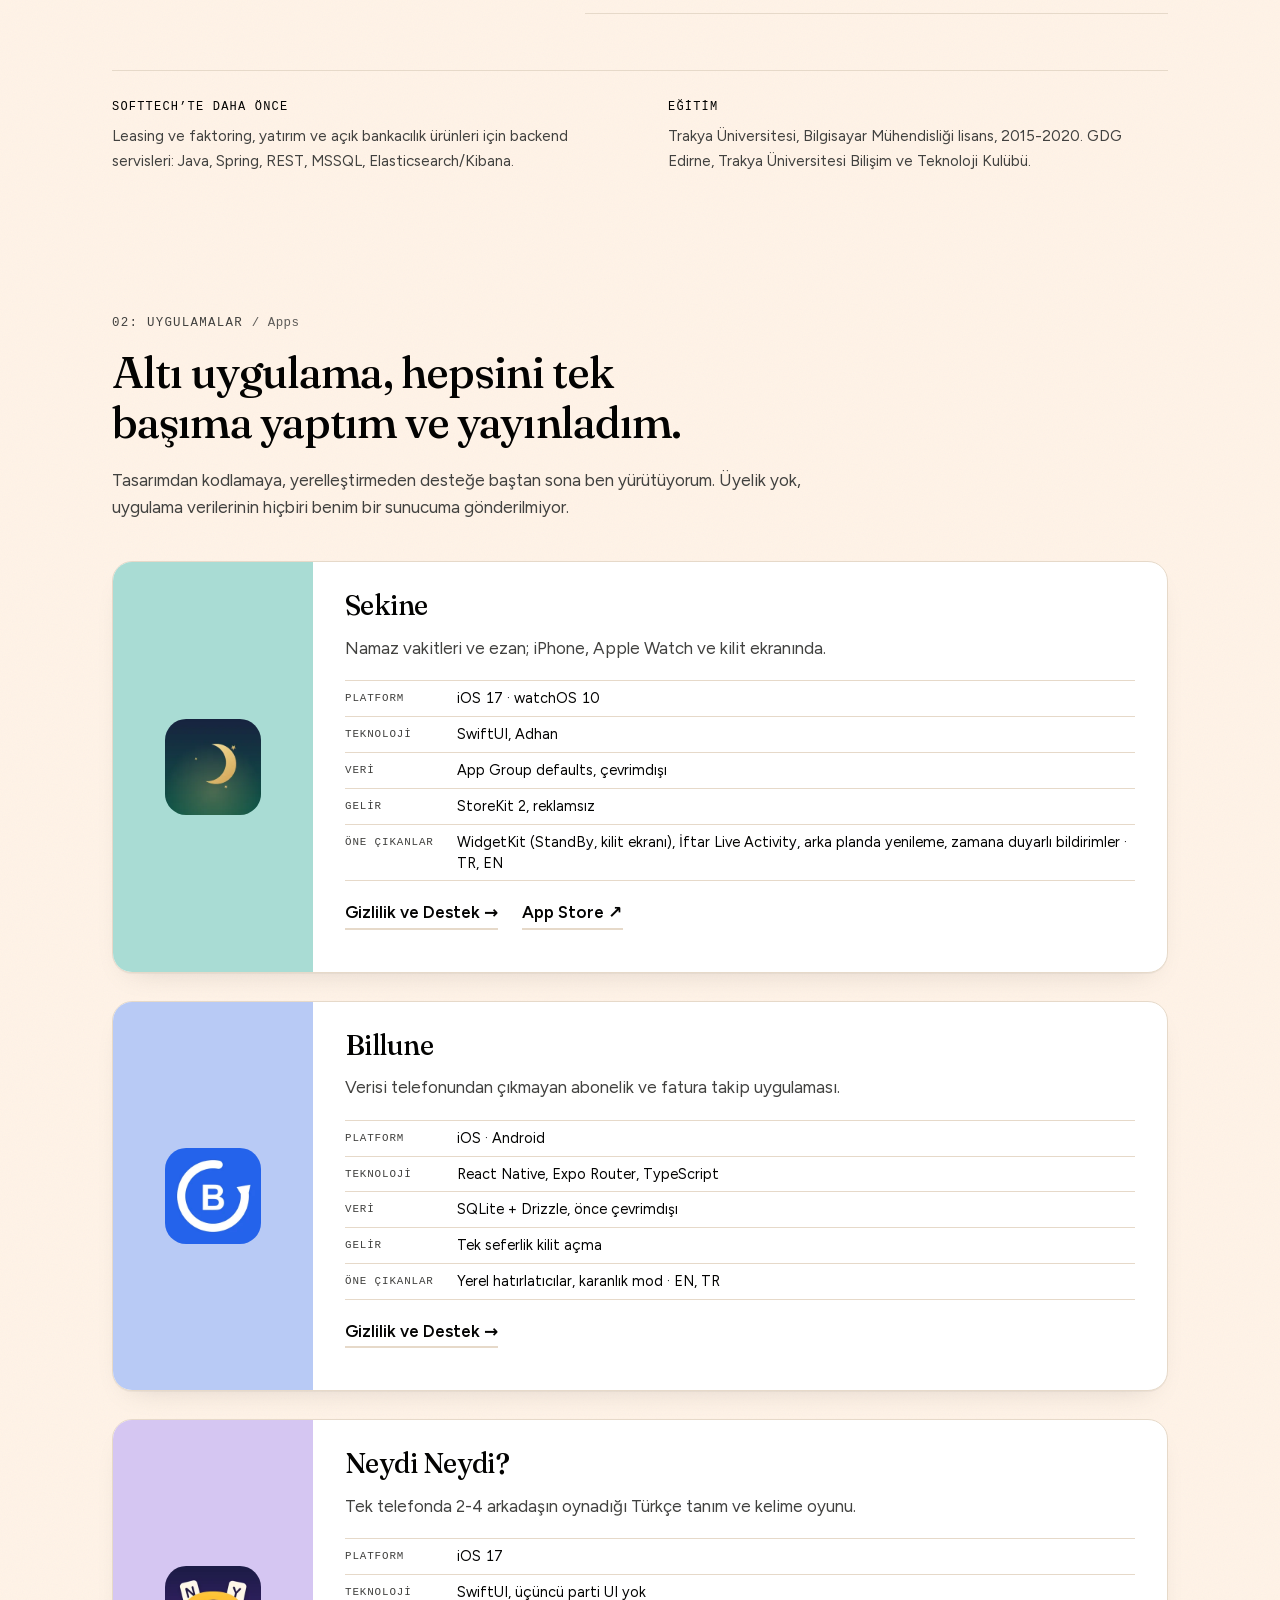
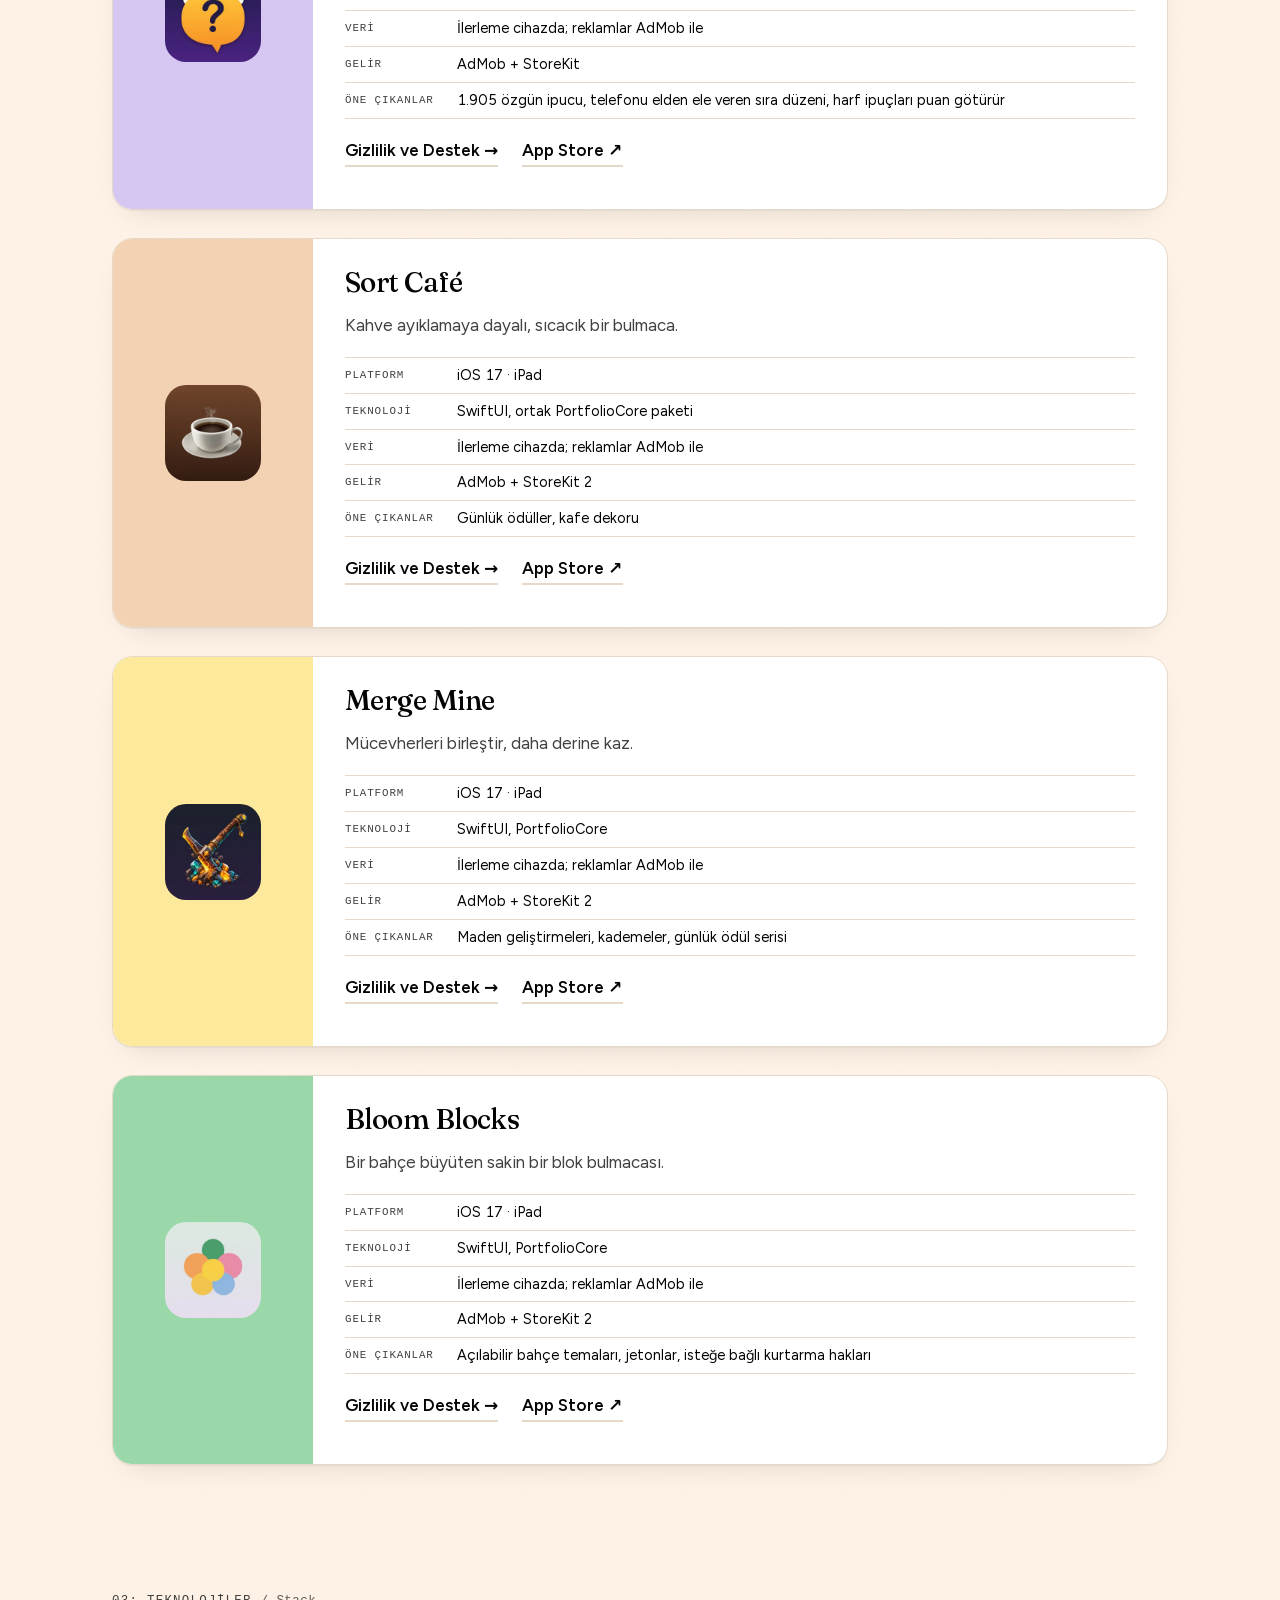
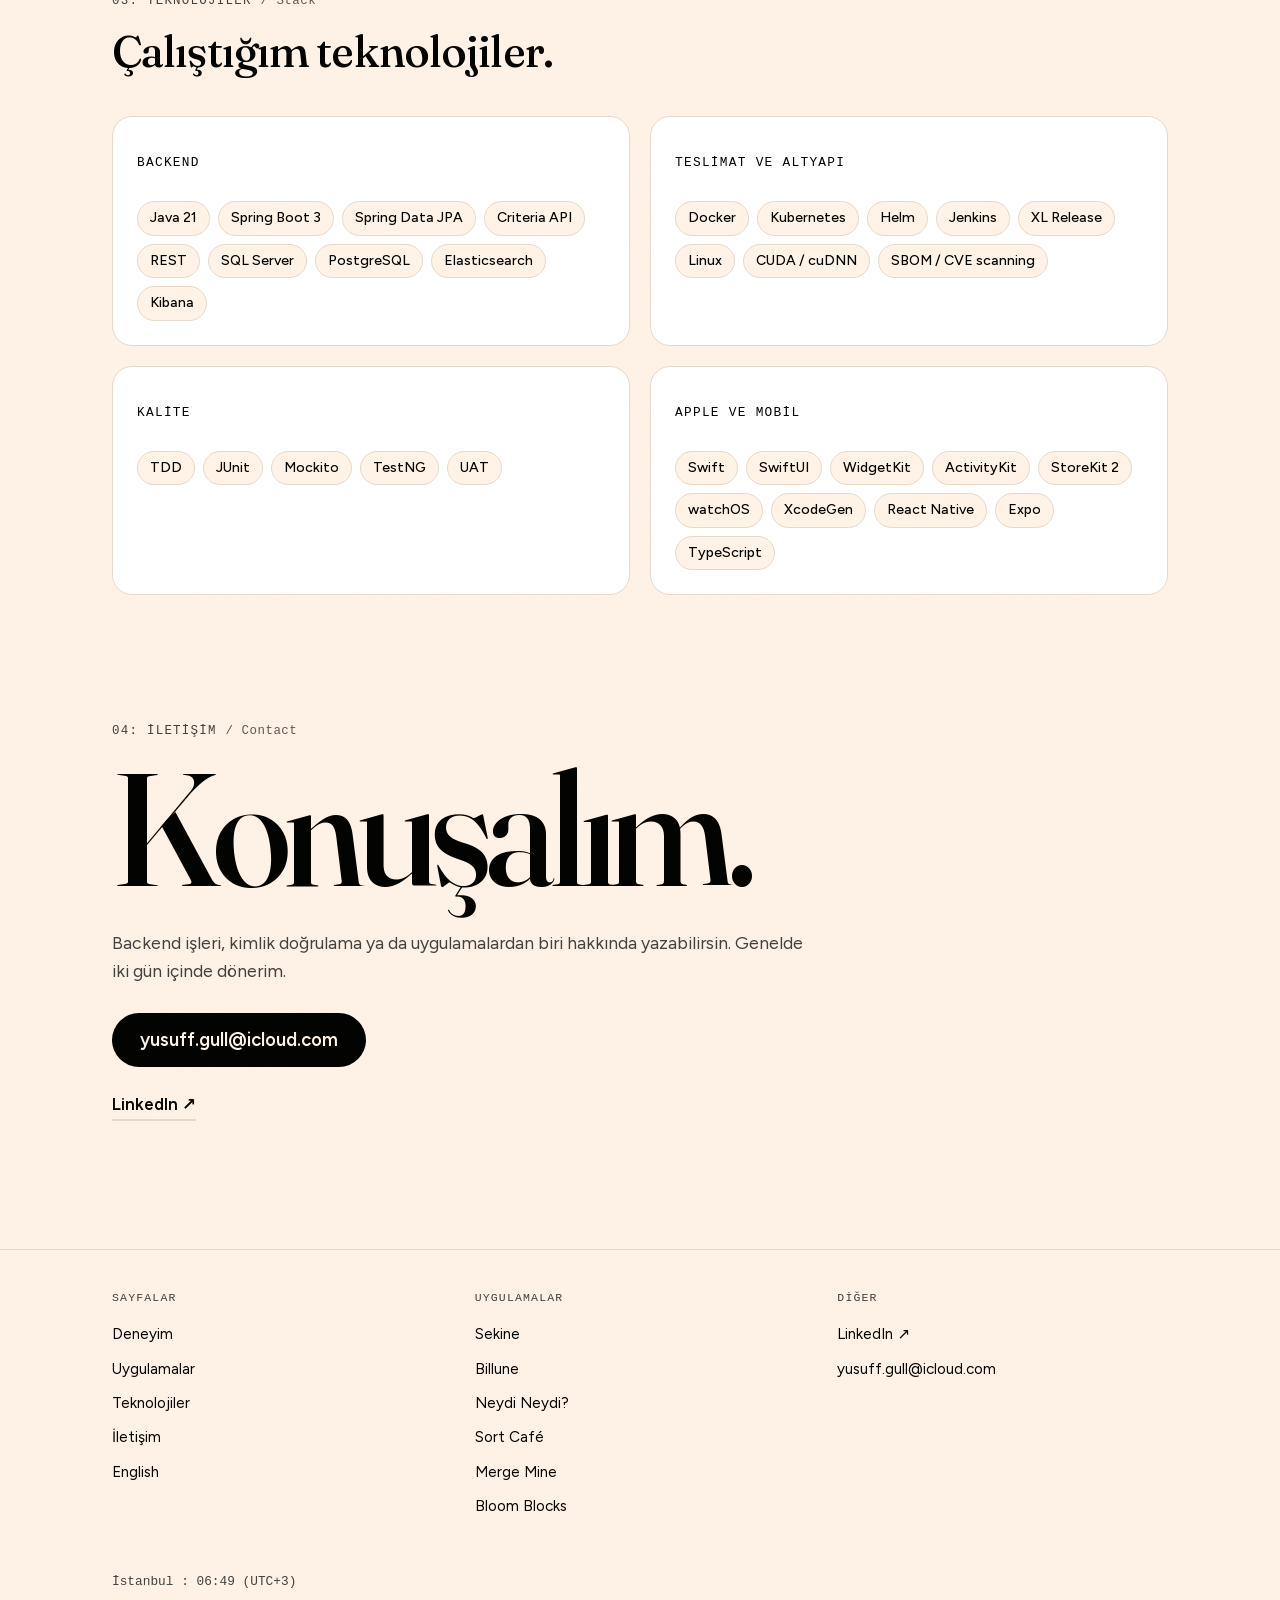
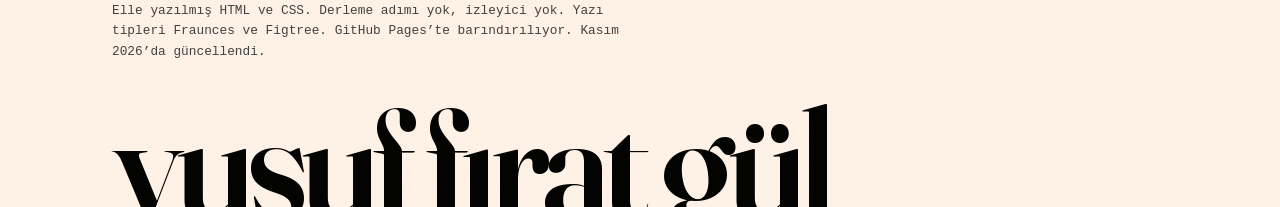
<file: tr/index.html>
<!doctype html>
<html lang="tr">
<head>
<meta charset="utf-8">
<meta name="viewport" content="width=device-width,initial-scale=1">
<script>(function(d){var m=window.matchMedia;if(m&&!m('(prefers-reduced-motion: reduce)').matches)d.classList.add('motion')})(document.documentElement)</script>
<title>Yusuf Fırat Gül: Backend mühendisi ve iOS geliştirici</title>
<meta name="description" content="Softtech’te bankalar, sigorta şirketleri ve fintech’ler için Java/Spring ile kimlik doğrulama servisleri geliştiren yazılım mühendisi.">
<link rel="canonical" href="https://yusuffiratgul.com/tr/">
<link rel="icon" href="/assets/favicon.svg" type="image/svg+xml">
<link rel="alternate" hreflang="en" href="https://yusuffiratgul.com/">
<link rel="alternate" hreflang="tr" href="https://yusuffiratgul.com/tr/">
<link rel="alternate" hreflang="x-default" href="https://yusuffiratgul.com/">
<meta property="og:type" content="website">
<meta property="og:locale" content="tr_TR">
<meta property="og:url" content="https://yusuffiratgul.com/tr/">
<meta property="og:title" content="Yusuf Fırat Gül: Backend mühendisi ve iOS geliştirici">
<meta property="og:description" content="Softtech’te bankalar, sigorta şirketleri ve fintech’ler için Java/Spring ile kimlik doğrulama servisleri geliştiren yazılım mühendisi.">
<meta property="og:image" content="https://yusuffiratgul.com/assets/og/og.png">
<meta property="og:image:width" content="1200">
<meta property="og:image:height" content="630">
<meta property="og:image:alt" content="Yusuf Fırat Gül, a developer ID card styled like a passport data page">
<meta name="twitter:card" content="summary_large_image">
<meta name="theme-color" content="#fff3e7" media="(prefers-color-scheme: light)">
<meta name="theme-color" content="#17120d" media="(prefers-color-scheme: dark)">
<link rel="preload" href="/assets/fonts/fraunces-latin.woff2" as="font" type="font/woff2" crossorigin>
<link rel="preload" href="/assets/fonts/figtree-latin.woff2" as="font" type="font/woff2" crossorigin>
<link rel="stylesheet" href="/style.css">
<script src="/site.js" defer></script>
</head>
<body class="home">
<a class="skip" href="#main">İçeriğe geç</a>

<header class="site-header">
  <div class="shell bar">
    <div class="brand">
      <a class="wordmark" href="/" aria-label="yfg. Yusuf Fırat Gül, ana sayfa">yfg.</a>
      <span class="status">IST · Softtech</span>
    </div>
    <nav class="nav" aria-label="Ana menü">
      <a href="#work">Deneyim</a>
      <a href="#apps">Uygulamalar</a>
      <a href="#stack">Teknolojiler</a>
      <a href="#contact">İletişim</a>
    </nav>
    <nav class="lang" aria-label="Dil">
      <a href="/" hreflang="en" lang="en">EN</a> / <a href="/tr/" hreflang="tr" lang="tr" aria-current="true">TR</a>
    </nav>
    <button class="menu-btn" type="button" aria-haspopup="dialog" aria-controls="menu" aria-expanded="false">Menü</button>
  </div>
</header>

<dialog class="menu" id="menu" aria-label="Menü">
  <button class="menu-close" type="button">Kapat</button>
  <nav aria-label="Mobil menü">
    <a href="#work">Deneyim</a>
    <a href="#apps">Uygulamalar</a>
    <a href="#stack">Teknolojiler</a>
    <a href="#contact">İletişim</a>
  </nav>
</dialog>

<main id="main">
  <section class="shell hero" aria-labelledby="hero-h">
    <div class="hero-copy">
      <p class="eyebrow">YAZILIM MÜHENDİSİ · İSTANBUL</p>
      <h1 id="hero-h">Banka uygulamasında “gerçekten sen misin?” diye soran kısmı yazıyorum.</h1>
      <p class="lede">2020’den beri Softtech’te backend mühendisiyim. Uzaktan müşteri edinimi için Java 21 ve Spring Boot mikroservisleri yazıyorum: NFC çip okuma, OCR/MRZ, yüz tanıma ve canlılık tespiti (liveness). Mesai dışında küçük iOS uygulamaları tasarlayıp yayınlıyorum.</p>
      <p class="hero-links"><a class="textlink" href="#work">İşlere göz at ↓</a> <a class="textlink" href="#apps">Uygulamalar ↓</a></p>
    </div>

    <div class="hero-stage">
      <figure class="idcard">
        <figcaption class="sr-only">Pasaport veri sayfası tarzında bir geliştirici kimlik kartı: Yusuf Fırat Gül, backend mühendisi, 2020’den beri Softtech’te, altı uygulama yayında.</figcaption>
        <div class="id-top"><span>KOD CUMHURİYETİ · GELİŞTİRİCİ KİMLİĞİ</span><span class="country">TUR</span><span class="id-chip" aria-hidden="true"></span></div>
        <div class="id-main">
          <div class="photo" aria-hidden="true"><span>YFG</span></div>
          <dl class="fields">
            <div><dt><span lang="en">Surname</span> / <span lang="tr">Soyadı</span></dt><dd>GÜL</dd></div>
            <div><dt><span lang="en">Given names</span> / <span lang="tr">Adı</span></dt><dd>YUSUF FIRAT</dd></div>
            <div><dt><span lang="en">Role</span> / <span lang="tr">Rol</span></dt><dd>BACKEND MÜHENDİSİ</dd></div>
            <div><dt><span lang="en">Issued</span> / <span lang="tr">Veriliş</span></dt><dd>2020 · SOFTTECH</dd></div>
            <div><dt>Ayrıca / Also</dt><dd>6 UYGULAMA YAYINDA</dd></div>
          </dl>
        </div>
<pre class="mrz" aria-hidden="true">I&lt;TURYFG2020094BACKEND&lt;IOS&lt;&lt;&lt;&lt;
2009018&lt;9912315TURJAVA&lt;SWIFT&lt;7
GUL&lt;&lt;YUSUF&lt;FIRAT&lt;&lt;&lt;&lt;&lt;&lt;&lt;&lt;&lt;&lt;&lt;&lt;&lt;&lt;</pre>
        <span class="scan" aria-hidden="true"></span>
      </figure>
      <div class="verify-row">
        <button class="verify-btn" type="button" hidden>Doğrula ▸</button>
        <ul class="checks" aria-label="Doğrulama adımları">
          <li>NFC</li>
          <li>MRZ</li>
          <li>YÜZ</li>
          <li>CANLILIK</li>
        </ul>
        <p class="result"><strong>kimlik doğrulandı ✓</strong></p>
        <p class="sr-only" aria-live="polite" data-verify-status></p>
      </div>
    </div>
  </section>

  <section class="shell block" id="work" aria-labelledby="work-h">
    <p class="label">01: DENEYİM <span lang="en">/ Experience</span></p>
    <h2 class="h2" id="work-h">Altı yıldır kimlik doğrulama ve bankacılık işindeyim.</h2>
    <div class="exp">
      <div class="exp-side">
        <p class="exp-row"><b>Softtech</b><span>Yazılım Mühendisi, tam zamanlı</span><span>Eyl 2020'den günümüze</span><span>İstanbul</span></p>
      </div>
      <ol class="highlights">
        <li><span>Uzaktan müşteri edinimi ve eKYC için Java 21 / Spring Boot 3 mikroservisleri; bankacılık, sigorta ve fintech müşterileri kullanıyor.</span></li>
        <li><span>Çoklu GPU’lu Linux sunucularda GPU hızlandırmalı bir OCR servisi kurup stabil hale getirdim (CUDA, cuDNN, multiprocessing) ve Java servislerine bağladım.</span></li>
        <li><span>Canlı veritabanının SQL Server tablo bölümleme (partitioning) geçişine liderlik ediyorum.</span></li>
        <li><span>İzleme ve performans paneli için REST API’ler: sayfalamalı, JPA Criteria API ile dinamik filtrelenen ve PostgreSQL ile SQL Server arasında taşınabilir.</span></li>
        <li><span>Canlıya çıkışa kadar UAT ve müşteri süreçleri: gereksinim netleştirme, hata önceliklendirme, SQL migrasyon scriptleri, hata analizi raporları.</span></li>
        <li><span>JUnit, Mockito ve TestNG ile TDD; Jenkins, XL Release, Docker ve Kubernetes/Helm ile teslim; SBOM taramalarından çıkan CVE’lerin giderilmesi.</span></li>
      </ol>
    </div>
    <div class="earlier">
      <div>
        <h3>Softtech’te daha önce</h3>
        <p>Leasing ve faktoring, yatırım ve açık bankacılık ürünleri için backend servisleri: Java, Spring, REST, MSSQL, Elasticsearch/Kibana.</p>
      </div>
      <div>
        <h3>Eğitim</h3>
        <p>Trakya Üniversitesi, Bilgisayar Mühendisliği lisans, 2015-2020. GDG Edirne, Trakya Üniversitesi Bilişim ve Teknoloji Kulübü.</p>
      </div>
    </div>
  </section>

  <section class="shell block" id="apps" aria-labelledby="apps-h">
    <p class="label">02: UYGULAMALAR <span lang="en">/ Apps</span></p>
    <h2 class="h2" id="apps-h">Altı uygulama, hepsini tek başıma yaptım ve yayınladım.</h2>
    <p class="apps-intro">Tasarımdan kodlamaya, yerelleştirmeden desteğe baştan sona ben yürütüyorum. Üyelik yok, uygulama verilerinin hiçbiri benim bir sunucuma gönderilmiyor.</p>
    <ul class="apps-list">
      <li class="app" style="--n:0">
        <article class="app-card" style="--tile:#a9dcd4" aria-labelledby="app-sekine">
          <div class="app-tile"><img src="/assets/apps/sekine.webp" alt="Sekine" width="96" height="96" loading="lazy">
          </div>
          <div class="app-body">
            <h3 id="app-sekine">Sekine</h3>
            <p class="pitch">Namaz vakitleri ve ezan; iPhone, Apple Watch ve kilit ekranında.</p>
            <dl class="spec">
            <div><dt>Platform</dt><dd>iOS 17 · watchOS 10</dd></div>
            <div><dt>Teknoloji</dt><dd>SwiftUI, Adhan</dd></div>
            <div><dt>Veri</dt><dd>App Group defaults, çevrimdışı</dd></div>
            <div><dt>Gelir</dt><dd>StoreKit 2, reklamsız</dd></div>
            <div><dt>Öne çıkanlar</dt><dd>WidgetKit (StandBy, kilit ekranı), İftar Live Activity, arka planda yenileme, zamana duyarlı bildirimler · TR, EN</dd></div>
            </dl>
            <p class="app-links"><a class="textlink" href="/sekine/">Gizlilik ve Destek →</a>
          <a class="textlink" href="https://apps.apple.com/app/id6796900944" rel="noopener">App Store ↗</a>
            </p>
          </div>
        </article>
      </li>
      <li class="app" style="--n:1">
        <article class="app-card" style="--tile:#b8caf5" aria-labelledby="app-billune">
          <div class="app-tile"><img src="/assets/apps/billune.webp" alt="Billune" width="96" height="96" loading="lazy">
          </div>
          <div class="app-body">
            <h3 id="app-billune">Billune</h3>
            <p class="pitch">Verisi telefonundan çıkmayan abonelik ve fatura takip uygulaması.</p>
            <dl class="spec">
            <div><dt>Platform</dt><dd>iOS · Android</dd></div>
            <div><dt>Teknoloji</dt><dd>React Native, Expo Router, TypeScript</dd></div>
            <div><dt>Veri</dt><dd>SQLite + Drizzle, önce çevrimdışı</dd></div>
            <div><dt>Gelir</dt><dd>Tek seferlik kilit açma</dd></div>
            <div><dt>Öne çıkanlar</dt><dd>Yerel hatırlatıcılar, karanlık mod · EN, TR</dd></div>
            </dl>
            <p class="app-links"><a class="textlink" href="/billune/">Gizlilik ve Destek →</a>
            </p>
          </div>
        </article>
      </li>
      <li class="app" style="--n:2">
        <article class="app-card" style="--tile:#d5c6f2" aria-labelledby="app-neydi-neydi">
          <div class="app-tile"><img src="/assets/apps/neydi-neydi.webp" alt="Neydi Neydi?" width="96" height="96" loading="lazy"></div>
          <div class="app-body">
            <h3 id="app-neydi-neydi">Neydi Neydi?</h3>
            <p class="pitch">Tek telefonda 2-4 arkadaşın oynadığı Türkçe tanım ve kelime oyunu.</p>
            <dl class="spec">
            <div><dt>Platform</dt><dd>iOS 17</dd></div>
            <div><dt>Teknoloji</dt><dd>SwiftUI, üçüncü parti UI yok</dd></div>
            <div><dt>Veri</dt><dd>İlerleme cihazda; reklamlar AdMob ile</dd></div>
            <div><dt>Gelir</dt><dd>AdMob + StoreKit</dd></div>
            <div><dt>Öne çıkanlar</dt><dd>1.905 özgün ipucu, telefonu elden ele veren sıra düzeni, harf ipuçları puan götürür</dd></div>
            </dl>
            <p class="app-links"><a class="textlink" href="/neydi-neydi/">Gizlilik ve Destek →</a>
          <a class="textlink" href="https://apps.apple.com/app/id6824321948" rel="noopener">App Store ↗</a>
            </p>
          </div>
        </article>
      </li>
      <li class="app" style="--n:3">
        <article class="app-card" style="--tile:#f3d2b3" aria-labelledby="app-sort-cafe">
          <div class="app-tile"><img src="/assets/apps/sort-cafe.webp" alt="Sort Café" width="96" height="96" loading="lazy"></div>
          <div class="app-body">
            <h3 id="app-sort-cafe">Sort Café</h3>
            <p class="pitch">Kahve ayıklamaya dayalı, sıcacık bir bulmaca.</p>
            <dl class="spec">
            <div><dt>Platform</dt><dd>iOS 17 · iPad</dd></div>
            <div><dt>Teknoloji</dt><dd>SwiftUI, ortak PortfolioCore paketi</dd></div>
            <div><dt>Veri</dt><dd>İlerleme cihazda; reklamlar AdMob ile</dd></div>
            <div><dt>Gelir</dt><dd>AdMob + StoreKit 2</dd></div>
            <div><dt>Öne çıkanlar</dt><dd>Günlük ödüller, kafe dekoru</dd></div>
            </dl>
            <p class="app-links"><a class="textlink" href="/sort-cafe/">Gizlilik ve Destek →</a>
          <a class="textlink" href="https://apps.apple.com/app/id6802574022" rel="noopener">App Store ↗</a>
            </p>
          </div>
        </article>
      </li>
      <li class="app" style="--n:4">
        <article class="app-card" style="--tile:#fde99b" aria-labelledby="app-merge-mine">
          <div class="app-tile"><img src="/assets/apps/merge-mine.webp" alt="Merge Mine" width="96" height="96" loading="lazy"></div>
          <div class="app-body">
            <h3 id="app-merge-mine">Merge Mine</h3>
            <p class="pitch">Mücevherleri birleştir, daha derine kaz.</p>
            <dl class="spec">
            <div><dt>Platform</dt><dd>iOS 17 · iPad</dd></div>
            <div><dt>Teknoloji</dt><dd>SwiftUI, PortfolioCore</dd></div>
            <div><dt>Veri</dt><dd>İlerleme cihazda; reklamlar AdMob ile</dd></div>
            <div><dt>Gelir</dt><dd>AdMob + StoreKit 2</dd></div>
            <div><dt>Öne çıkanlar</dt><dd>Maden geliştirmeleri, kademeler, günlük ödül serisi</dd></div>
            </dl>
            <p class="app-links"><a class="textlink" href="/merge-mine/">Gizlilik ve Destek →</a>
          <a class="textlink" href="https://apps.apple.com/app/id6806251107" rel="noopener">App Store ↗</a>
            </p>
          </div>
        </article>
      </li>
      <li class="app" style="--n:5">
        <article class="app-card" style="--tile:#9bd8a9" aria-labelledby="app-bloom-blocks">
          <div class="app-tile"><img src="/assets/apps/bloom-blocks.webp" alt="Bloom Blocks" width="96" height="96" loading="lazy"></div>
          <div class="app-body">
            <h3 id="app-bloom-blocks">Bloom Blocks</h3>
            <p class="pitch">Bir bahçe büyüten sakin bir blok bulmacası.</p>
            <dl class="spec">
            <div><dt>Platform</dt><dd>iOS 17 · iPad</dd></div>
            <div><dt>Teknoloji</dt><dd>SwiftUI, PortfolioCore</dd></div>
            <div><dt>Veri</dt><dd>İlerleme cihazda; reklamlar AdMob ile</dd></div>
            <div><dt>Gelir</dt><dd>AdMob + StoreKit 2</dd></div>
            <div><dt>Öne çıkanlar</dt><dd>Açılabilir bahçe temaları, jetonlar, isteğe bağlı kurtarma hakları</dd></div>
            </dl>
            <p class="app-links"><a class="textlink" href="/bloom-blocks/">Gizlilik ve Destek →</a>
          <a class="textlink" href="https://apps.apple.com/app/id6810299019" rel="noopener">App Store ↗</a>
            </p>
          </div>
        </article>
      </li>
    </ul>
  </section>

  <section class="shell block" id="stack" aria-labelledby="stack-h">
    <p class="label">03: TEKNOLOJİLER <span lang="en">/ Stack</span></p>
    <h2 class="h2" id="stack-h">Çalıştığım teknolojiler.</h2>
    <div class="stack-grid">
      <div class="stack-group">
        <h3>Backend</h3>
        <ul class="chips">
          <li>Java 21</li>
          <li>Spring Boot 3</li>
          <li>Spring Data JPA</li>
          <li>Criteria API</li>
          <li>REST</li>
          <li>SQL Server</li>
          <li>PostgreSQL</li>
          <li>Elasticsearch</li>
          <li>Kibana</li>
        </ul>
      </div>
      <div class="stack-group">
        <h3>Teslimat ve altyapı</h3>
        <ul class="chips">
          <li>Docker</li>
          <li>Kubernetes</li>
          <li>Helm</li>
          <li>Jenkins</li>
          <li>XL Release</li>
          <li>Linux</li>
          <li>CUDA / cuDNN</li>
          <li>SBOM / CVE scanning</li>
        </ul>
      </div>
      <div class="stack-group">
        <h3>Kalite</h3>
        <ul class="chips">
          <li>TDD</li>
          <li>JUnit</li>
          <li>Mockito</li>
          <li>TestNG</li>
          <li>UAT</li>
        </ul>
      </div>
      <div class="stack-group">
        <h3>Apple ve mobil</h3>
        <ul class="chips">
          <li>Swift</li>
          <li>SwiftUI</li>
          <li>WidgetKit</li>
          <li>ActivityKit</li>
          <li>StoreKit 2</li>
          <li>watchOS</li>
          <li>XcodeGen</li>
          <li>React Native</li>
          <li>Expo</li>
          <li>TypeScript</li>
        </ul>
      </div>
    </div>
  </section>

  <section class="shell block contact-block" id="contact" aria-labelledby="contact-h">
    <p class="label">04: İLETİŞİM <span lang="en">/ Contact</span></p>
    <h2 id="contact-h">Konuşalım.</h2>
    <p class="contact-sub">Backend işleri, kimlik doğrulama ya da uygulamalardan biri hakkında yazabilirsin. Genelde iki gün içinde dönerim.</p>
    <a class="copy-btn" href="mailto:yusuff.gull@icloud.com" data-copy><span class="copy-label" aria-live="polite">yusuff.gull@icloud.com</span></a>
    <p class="contact-more"><a class="textlink" href="https://www.linkedin.com/in/yusuf-firat-gul/" rel="noopener">LinkedIn ↗</a></p>
  </section>
</main>

<footer class="site-footer">
  <div class="shell">
    <div class="foot-cols">
      <nav aria-label="Sayfalar">
        <p class="foot-h">Sayfalar</p>
        <ul>
          <li><a href="#work">Deneyim</a></li>
          <li><a href="#apps">Uygulamalar</a></li>
          <li><a href="#stack">Teknolojiler</a></li>
          <li><a href="#contact">İletişim</a></li>
          <li><a href="/" hreflang="en" lang="en">English</a></li>
        </ul>
      </nav>
      <nav aria-label="Uygulamalar">
        <p class="foot-h">Uygulamalar</p>
        <ul>
          <li><a href="/sekine/">Sekine</a></li>
          <li><a href="/billune/">Billune</a></li>
          <li><a href="/neydi-neydi/">Neydi Neydi?</a></li>
          <li><a href="/sort-cafe/">Sort Café</a></li>
          <li><a href="/merge-mine/">Merge Mine</a></li>
          <li><a href="/bloom-blocks/">Bloom Blocks</a></li>
        </ul>
      </nav>
      <div>
        <p class="foot-h">Diğer</p>
        <ul>
          <li><a href="https://www.linkedin.com/in/yusuf-firat-gul/" rel="noopener">LinkedIn ↗</a></li>
          <li><a href="mailto:yusuff.gull@icloud.com">yusuff.gull@icloud.com</a></li>
        </ul>
      </div>
    </div>
    <div class="foot-meta">
      <p>İstanbul <span data-clock-wrap hidden>: <time data-clock></time> </span>(UTC+3)</p>
      <p>Elle yazılmış HTML ve CSS. Derleme adımı yok, izleyici yok. Yazı tipleri Fraunces ve Figtree. GitHub Pages’te barındırılıyor. Kasım 2026’da güncellendi.</p>
    </div>
  </div>
  <p class="big-word" aria-hidden="true">yusuf fırat gül</p>
</footer>
</body>
</html>
</file>
<file: style.css>
/* yusuffiratgul.com — warm paper. Spec: docs/design.md */

@font-face { font-family: "Fraunces"; font-style: normal; font-weight: 300 700; font-display: swap;
  src: url("/assets/fonts/fraunces-latin-ext.woff2") format("woff2");
  unicode-range: U+0100-02BA, U+02BD-02C5, U+02C7-02CC, U+02CE-02D7, U+02DD-02FF, U+0304, U+0308, U+0329, U+1D00-1DBF, U+1E00-1E9F, U+1EF2-1EFF, U+2020, U+20A0-20AB, U+20AD-20C4, U+2113, U+2C60-2C7F, U+A720-A7FF; }
@font-face { font-family: "Fraunces"; font-style: normal; font-weight: 300 700; font-display: swap;
  src: url("/assets/fonts/fraunces-latin.woff2") format("woff2");
  unicode-range: U+0000-00FF, U+0131, U+0152-0153, U+02BB-02BC, U+02C6, U+02DA, U+02DC, U+0304, U+0308, U+0329, U+2000-206F, U+20AC, U+2122, U+2191, U+2193, U+2212, U+2215, U+FEFF, U+FFFD; }
@font-face { font-family: "Figtree"; font-style: normal; font-weight: 400 700; font-display: swap;
  src: url("/assets/fonts/figtree-latin-ext.woff2") format("woff2");
  unicode-range: U+0100-02BA, U+02BD-02C5, U+02C7-02CC, U+02CE-02D7, U+02DD-02FF, U+0304, U+0308, U+0329, U+1D00-1DBF, U+1E00-1E9F, U+1EF2-1EFF, U+2020, U+20A0-20AB, U+20AD-20C4, U+2113, U+2C60-2C7F, U+A720-A7FF; }
@font-face { font-family: "Figtree"; font-style: normal; font-weight: 400 700; font-display: swap;
  src: url("/assets/fonts/figtree-latin.woff2") format("woff2");
  unicode-range: U+0000-00FF, U+0131, U+0152-0153, U+02BB-02BC, U+02C6, U+02DA, U+02DC, U+0304, U+0308, U+0329, U+2000-206F, U+20AC, U+2122, U+2191, U+2193, U+2212, U+2215, U+FEFF, U+FFFD; }

/* Metric-matched fallbacks: text keeps its size and line breaks when the web fonts swap in (no CLS). */
@font-face { font-family: "Figtree Fallback"; src: local("Arial"), local("Helvetica"), local("Roboto");
  size-adjust: 100.8%; ascent-override: 94.2%; descent-override: 24.8%; line-gap-override: 0%; }
@font-face { font-family: "Fraunces Fallback"; src: local("Georgia"), local("Noto Serif");
  size-adjust: 88.2%; ascent-override: 111.1%; descent-override: 29.5%; line-gap-override: 0%; }

/* ---------- tokens ---------- */
:root {
  color-scheme: light dark;
  --paper: #fff3e7; --card: #ffffff; --ink: #030302; --graphite: #41413f; --line: #e6d9c9;
  --accent: #ff4500; --link: #b02e00; --on-accent: #030302;
  --mint: #9bd8a9; --marigold: #fde99b; --peri: #b8caf5; --blush: #f7c6b5; --sand: #ecd9bf;
  --mono: ui-monospace, "SF Mono", Menlo, Consolas, monospace;
  --serif: "Fraunces", "Fraunces Fallback", Georgia, serif;
  --sans: "Figtree", "Figtree Fallback", system-ui, -apple-system, "Segoe UI", sans-serif;
  --shadow: 0 1px 0 rgba(3,3,2,.04), 0 12px 32px -18px rgba(3,3,2,.18);
  --header-h: 64px;
  --noise: url("data:image/svg+xml,%3Csvg xmlns='http://www.w3.org/2000/svg' width='160' height='160'%3E%3Cfilter id='n'%3E%3CfeTurbulence type='fractalNoise' baseFrequency='.8' numOctaves='2' stitchTiles='stitch'/%3E%3C/filter%3E%3Crect width='100%25' height='100%25' filter='url(%23n)' opacity='.04'/%3E%3C/svg%3E");
}
@media (prefers-color-scheme: dark) {
  :root {
    --paper: #17120d; --card: #221b14; --ink: #f6ece0; --graphite: #c9bcae; --line: #3a3027;
    --accent: #ff6a33; --link: #ff8a5c;
    --shadow: 0 1px 0 rgba(0,0,0,.3), 0 12px 32px -18px rgba(0,0,0,.6);
  }
}

/* Policy-page accents. --accent decorative, --link = AA text ink (>=4.5:1 on paper). */
body.sort-cafe    { --accent: #c97a3d; --link: #8a4a14; }
body.merge-mine   { --accent: #b3841a; --link: #7a5700; }
body.bloom-blocks { --accent: #3f8f5f; --link: #1f6b3d; }
body.sekine       { --accent: #2f8f83; --link: #17695f; }
body.neydi-neydi  { --accent: #7a4bc4; --link: #5b34a0; }
body.billune      { --accent: #2563eb; --link: #1e46b8; }
@media (prefers-color-scheme: dark) {
  body.sort-cafe    { --accent: #e0a15c; --link: #f0c18f; }
  body.merge-mine   { --accent: #f2c14e; --link: #f8d478; }
  body.bloom-blocks { --accent: #6fc98d; --link: #8ddba7; }
  body.sekine       { --accent: #5cc7b8; --link: #8fe0d5; }
  body.neydi-neydi  { --accent: #b48cf0; --link: #d5bcff; }
  body.billune      { --accent: #6ea8fe; --link: #b6d0ff; }
}

/* ---------- base ---------- */
* { box-sizing: border-box; }
html { -webkit-text-size-adjust: 100%; }
body {
  margin: 0; background: var(--paper) var(--noise); color: var(--ink);
  font: 17px/1.65 var(--sans); -webkit-font-smoothing: antialiased; overflow-wrap: break-word;
}
img { max-width: 100%; height: auto; }
a { color: var(--link); text-underline-offset: 3px; }
a:hover { color: var(--link); text-decoration-thickness: 2px; text-decoration-color: var(--accent); }
:focus-visible { outline: 2px solid var(--ink); outline-offset: 3px; border-radius: 3px; }
:focus:not(:focus-visible) { outline: none; }
::selection { background: var(--accent); color: var(--on-accent); }
.sr-only { position: absolute; width: 1px; height: 1px; margin: -1px; padding: 0; overflow: hidden; clip: rect(0 0 0 0); white-space: nowrap; border: 0; }

/* ---------- policy pages ---------- */
.wrap { max-width: 720px; margin: 0 auto; padding: 48px 24px 96px; }
.top { display: flex; align-items: baseline; justify-content: space-between; gap: 16px; margin-bottom: 40px; font: 500 .8rem/1.4 var(--mono); letter-spacing: .02em; }
.top a { display: inline-block; padding: 6px 0 4px; color: var(--graphite); text-decoration: none; }
.top a:hover { color: var(--ink); }
/* "Verified" underline: draws in under the pointer. */
.top a, body.home .nav a, body.home .lang a:not([aria-current]), body.home .foot-cols a, body.home .textlink {
  background: linear-gradient(var(--accent), var(--accent)) 0 100% / 0 2px no-repeat; }
.top a:hover, body.home .nav a:hover, body.home .lang a:not([aria-current]):hover, body.home .foot-cols a:hover, body.home .textlink:hover { background-size: 100% 2px; }
h1 { font-family: var(--serif); font-weight: 500; font-size: 2rem; line-height: 1.15; margin: 0 0 6px; letter-spacing: -.015em; }
.wrap > h1::before, .app-id-text h1::before { content: ""; display: block; width: 40px; height: 4px; border-radius: 2px; background: var(--accent); margin-bottom: 18px; }
.app-id { display: grid; grid-template-columns: 72px 1fr; gap: 20px; align-items: center; margin-bottom: 24px; padding: 20px; background: var(--card); border: 1px solid var(--line); border-radius: 20px; box-shadow: inset 0 4px 0 var(--accent), var(--shadow); transform: rotate(-.6deg); }
.app-id-icon { width: 72px; height: 72px; border-radius: 22%; display: block; }
.app-id-top { display: flex; align-items: center; gap: 10px; margin: 0 0 10px; font: 500 .7rem/1 var(--mono); letter-spacing: .1em; color: var(--graphite); }
.app-id-text h1::before { display: none; }
.app-id .lead { margin: 6px 0 0; font-size: 1rem; }
.id-chip { width: 26px; height: 20px; border-radius: 4px; background: var(--marigold); border: 1px solid #030302; position: relative; flex: none; }
.id-chip::before { content: ""; position: absolute; inset: 5px 0; border-top: 1px solid #030302; border-bottom: 1px solid #030302; }
.id-chip::after { content: ""; position: absolute; inset: 0 8px; border-left: 1px solid #030302; border-right: 1px solid #030302; }
@media (max-width: 480px) { .app-id { grid-template-columns: 56px 1fr; gap: 14px; padding: 16px; } .app-id-icon { width: 56px; height: 56px; } .app-id-text h1 { font-size: 1.6rem; } }
h2 { font-family: var(--serif); font-weight: 500; font-size: 1.5rem; line-height: 1.2; margin: 52px 0 12px; padding-bottom: 10px; border-bottom: 1px solid var(--line); letter-spacing: -.01em; }
h3 { font-family: var(--sans); font-weight: 700; font-size: 1.02rem; margin: 28px 0 6px; }
p, li { max-width: 66ch; }
p { margin: 0 0 14px; }
ul { margin: 0 0 14px; padding-left: 1.25em; }
li { margin-bottom: 6px; }
code { font: .88em var(--mono); background: var(--card); border: 1px solid var(--line); border-radius: 6px; padding: .1em .4em; }
.lead { color: var(--graphite); font-size: 1.1rem; margin-bottom: 28px; }
.muted { color: var(--graphite); font-size: .92rem; }
.chips { display: flex; gap: 10px; flex-wrap: wrap; margin: 20px 0 8px; }
.chips a { font-size: .86rem; font-weight: 600; text-decoration: none; background: var(--card); border: 1px solid var(--line); color: var(--link); padding: 6px 14px; border-radius: 999px; }
.chips a:hover { border-color: var(--link); color: var(--link); text-decoration: underline; text-decoration-thickness: 2px; text-decoration-color: var(--accent); }
table { width: 100%; border-collapse: collapse; font-size: .9rem; margin: 12px 0 16px; background: var(--card); border: 1px solid var(--line); }
th, td { text-align: left; padding: 10px 12px; border-bottom: 1px solid var(--line); vertical-align: top; }
th { color: var(--graphite); font: 500 .72rem/1.4 var(--mono); text-transform: uppercase; letter-spacing: .06em; }
tr:last-child td { border-bottom: none; }
@media (max-width: 560px) { table { display: block; overflow-x: auto; } }
.contact { display: inline-block; background: var(--ink); color: var(--paper); text-decoration: none; font-weight: 600; padding: 11px 20px; border-radius: 999px; margin-top: 4px; }
.contact:hover { background: var(--link); color: var(--paper); text-decoration: underline; text-decoration-thickness: 2px; text-underline-offset: 4px; }
footer { margin-top: 64px; padding-top: 20px; border-top: 1px solid var(--line); color: var(--graphite); font-size: .86rem; }

/* ================= homepage ================= */
body.home { line-height: 1.6; }
body.home h1, body.home h2 { border: 0; padding: 0; }
body.home h1, body.home h2, body.home h3 { margin: 0; }
body.home ul, body.home ol { margin: 0; padding: 0; list-style: none; }
body.home li { margin: 0; max-width: none; }
body.home p { max-width: 64ch; }
body.home .shell { max-width: 1120px; margin: 0 auto; padding: 0 clamp(20px, 4vw, 32px); }
body.home section[id] { scroll-margin-top: 88px; }
body.home .mono { font-family: var(--mono); }
.skip { position: absolute; left: 12px; top: -60px; z-index: 100; background: var(--ink); color: var(--paper); padding: 10px 16px; border-radius: 999px; font-weight: 600; text-decoration: none; }
.skip:focus { top: 12px; color: var(--paper); }

/* header */
body.home .site-header { position: sticky; top: 0; z-index: 50; background: var(--paper); border-bottom: 1px solid transparent; }
body.home .site-header.is-scrolled { border-bottom-color: var(--line); }
body.home .bar { display: flex; align-items: center; gap: 24px; min-height: var(--header-h); }
body.home .brand { display: flex; align-items: baseline; gap: 14px; margin-right: auto; }
body.home .wordmark { font: 600 1.6rem/1 var(--serif); letter-spacing: -.02em; color: var(--ink); text-decoration: none; }
body.home .wordmark { position: relative; }
body.home .wordmark::after { content: "\2713"; position: absolute; left: 100%; top: -.1em; margin-left: .12em; font: 700 .7em/1 var(--sans); color: var(--accent); opacity: 0; transform: scale(.4) rotate(-20deg); }
body.home .wordmark:hover { color: var(--ink); }
body.home .wordmark:hover::after { opacity: 1; transform: none; }
body.home .status { display: none; font: 500 .72rem/1 var(--mono); letter-spacing: .08em; text-transform: uppercase; color: var(--graphite); }
body.home .nav { display: flex; gap: 28px; }
body.home .nav a, body.home .lang a { display: inline-block; padding: 8px 2px 6px; color: var(--ink); text-decoration: none; font-weight: 500; font-size: .95rem; }
body.home .lang a { padding: 8px 6px 6px; min-width: 28px; text-align: center; }
body.home .nav a:hover, body.home .lang a:hover { color: var(--link); }
body.home .lang { font: 500 .8rem/1 var(--mono); letter-spacing: .04em; color: var(--graphite); }
body.home .lang a { font: inherit; }
body.home .lang [aria-current] { text-decoration: underline; text-decoration-thickness: 2px; text-underline-offset: 5px; }
body.home .menu-btn { display: none; font: 500 .85rem/1 var(--mono); letter-spacing: .04em; background: none; color: var(--ink); border: 1px solid var(--ink); border-radius: 999px; padding: 9px 16px; cursor: pointer; }
body.home .menu-btn:hover { background: var(--ink); color: var(--paper); }
@media (min-width: 720px) { body.home .status { display: inline; } }
@media (max-width: 719px) {
  body.home .bar { flex-wrap: wrap; gap: 8px 16px; padding-top: 10px; padding-bottom: 10px; min-height: var(--header-h); }
  body.home .nav { order: 5; width: 100%; gap: 20px; overflow-x: auto; padding-bottom: 4px; }
  .menu-ready body.home .nav { display: none; }
  .menu-ready body.home .menu-btn { display: inline-flex; }
}
body.home dialog.menu { border: 0; padding: 20px clamp(20px, 4vw, 32px) 40px; width: 100%; height: 100%; max-width: none; max-height: none; background: var(--paper); color: var(--ink); }
body.home dialog.menu[open] { display: flex; flex-direction: column; }
body.home dialog.menu::backdrop { background: var(--paper); }
body.home .menu-close { align-self: flex-end; font: 500 .85rem/1 var(--mono); background: none; color: var(--ink); border: 1px solid var(--ink); border-radius: 999px; padding: 9px 16px; cursor: pointer; }
body.home dialog.menu nav { display: flex; flex-direction: column; gap: 8px; margin-top: auto; margin-bottom: auto; }
body.home dialog.menu nav a { font: 500 clamp(2.5rem, 12vw, 4rem)/1.1 var(--serif); letter-spacing: -.02em; color: var(--ink); text-decoration: none; }
body.home dialog.menu nav a:hover { color: var(--link); }

/* section furniture */
body.home .block { margin-top: clamp(80px, 12vw, 128px); }
body.home .label { font: 500 .78rem/1.4 var(--mono); letter-spacing: .1em; text-transform: uppercase; color: var(--graphite); margin: 0 0 16px; }
body.home .label span { text-transform: none; letter-spacing: .04em; opacity: .85; }
body.home .h2 { font: 500 clamp(1.75rem, 3.6vw, 2.75rem)/1.12 var(--serif); letter-spacing: -.02em; max-width: 22ch; }
body.home .textlink { color: var(--ink); font-weight: 600; text-decoration: none; padding-bottom: 3px;
  background: linear-gradient(var(--accent), var(--accent)) 0 100% / 0 2px no-repeat, linear-gradient(var(--line), var(--line)) 0 100% / 100% 2px no-repeat; }
body.home .textlink:hover { color: var(--link); background-size: 100% 2px, 100% 2px; }

/* hero */
body.home .hero { padding-top: clamp(32px, 6vw, 72px); display: grid; gap: 48px; align-items: center; }
body.home .eyebrow { font: 500 .78rem/1.4 var(--mono); letter-spacing: .1em; color: var(--graphite); margin: 0 0 20px; }
body.home .hero h1 { font: 500 clamp(2.25rem, 7vw, 3.25rem)/1.06 var(--serif); letter-spacing: -.025em; }
body.home .lede { margin: 24px 0 28px; font-size: 1.1rem; color: var(--graphite); }
body.home .hero-links { display: flex; gap: 24px; flex-wrap: wrap; }
@media (max-width: 959px) {
  body.home .hero { gap: 0; }
  body.home .hero-copy { display: contents; }
  body.home .eyebrow { order: 1; } body.home .hero h1 { order: 2; }
  body.home .hero-stage { order: 3; margin-top: 28px; }
  body.home .lede { order: 4; margin-top: 8px; } body.home .hero-links { order: 5; }
}
@media (min-width: 960px) {
  body.home .hero { grid-template-columns: 5fr 7fr; gap: 56px; }
  body.home .hero h1 { font-size: clamp(2.5rem, 3.6vw, 3.4rem); }
}

/* ID card */
body.home .hero-stage { min-width: 0; }
body.home .idcard {
  position: relative; margin: 0; overflow: hidden; background: var(--card); border: 1px solid var(--line); border-radius: 20px;
  padding: clamp(14px, 3vw, 24px); box-shadow: var(--shadow);
  transform: perspective(900px) rotate(-2deg) rotateX(var(--rx, 0deg)) rotateY(var(--ry, 0deg));
}
body.home .id-top { display: flex; align-items: center; gap: 12px; font: 500 clamp(8px, 2.2vw, 11px)/1.2 var(--mono); letter-spacing: .1em; color: var(--graphite); }
body.home .id-top .country { margin-left: auto; color: var(--ink); }
body.home .id-main { display: grid; grid-template-columns: clamp(68px, 18vw, 120px) 1fr; gap: clamp(12px, 3vw, 24px); margin: clamp(12px, 2.5vw, 20px) 0; }
body.home .photo {
  aspect-ratio: 3 / 4; border-radius: 10px; background: var(--peri); border: 1px solid var(--ink); display: grid; place-items: center; position: relative; overflow: hidden; color: #030302;
}
body.home .photo::before { content: ""; position: absolute; inset: 0; opacity: .22; background: repeating-radial-gradient(circle at 30% 70%, transparent 0 4px, #030302 4px 5px); }
body.home .photo span { position: relative; font: 600 clamp(1.1rem, 4.4vw, 2rem)/1 var(--serif); letter-spacing: -.02em; }
body.home .fields { display: grid; gap: clamp(5px, 1.4vw, 10px); align-content: start; }
body.home .fields dt { font: 500 clamp(7.5px, 2vw, 10px)/1.2 var(--mono); letter-spacing: .08em; text-transform: uppercase; color: var(--graphite); }
body.home .fields dd { margin: 1px 0 0; font: 700 clamp(.74rem, 2.5vw, 1.02rem)/1.2 var(--sans); letter-spacing: .04em; text-transform: uppercase; }
body.home .mrz { margin: 0; overflow: hidden; font: 500 clamp(9px, 3.3vw, 15px)/1.35 var(--mono); letter-spacing: .04em; color: var(--ink); white-space: pre; border-top: 1px dashed var(--line); padding-top: clamp(8px, 2vw, 14px); }
body.home .scan { position: absolute; left: 0; right: 0; top: 0; height: 2px; background: var(--accent); opacity: 0; pointer-events: none; }
body.home .verify-row { display: flex; flex-wrap: wrap; align-items: center; gap: 14px 24px; margin-top: 28px; }
body.home .verify-btn { font: 600 .95rem/1 var(--sans); background: var(--accent); color: var(--on-accent); border: 0; border-radius: 999px; padding: 14px 24px; cursor: pointer; }
body.home .verify-btn:hover { background: var(--ink); color: var(--paper); transform: translateY(-2px); }
body.home .verify-btn[aria-disabled="true"] { opacity: .6; cursor: default; }
body.home .verify-btn[hidden] { display: none; }
body.home .checks { display: flex; flex-wrap: wrap; gap: 6px 18px; font: 500 .8rem/1.4 var(--mono); letter-spacing: .06em; }
body.home .checks li::before { content: "\2713\00a0"; color: var(--accent); font-weight: 700; }
body.home .result { flex-basis: 100%; margin: 0; font: 500 .8rem/1.4 var(--mono); letter-spacing: .06em; color: var(--graphite); font-variant-numeric: tabular-nums; }
body.home .result strong { font-weight: 700; color: var(--ink); }
body.home .is-unverified .checks li { opacity: 0; transform: translateY(4px); }
body.home .is-unverified .checks li.on { opacity: 1; transform: none; }
body.home .is-unverified .result { visibility: hidden; }
body.home .is-unverified .result.show { visibility: visible; }

/* experience */
body.home .exp { display: grid; gap: 40px; margin-top: 40px; }
body.home .exp-row { display: flex; flex-wrap: wrap; gap: 4px 20px; font: 500 .85rem/1.5 var(--mono); color: var(--graphite); margin-bottom: 28px; }
body.home .exp-row b { color: var(--ink); font-weight: 700; }
body.home .highlights { counter-reset: hl; border-top: 1px solid var(--line); }
body.home .highlights li { counter-increment: hl; display: grid; grid-template-columns: 2.6rem 1fr; padding: 18px 0; border-bottom: 1px solid var(--line); }
body.home .highlights li::before { content: counter(hl, decimal-leading-zero); font: 500 .8rem/1.9 var(--mono); color: var(--graphite); }
body.home .earlier { display: grid; gap: 24px; margin-top: 56px; padding-top: 28px; border-top: 1px solid var(--line); color: var(--graphite); font-size: .95rem; }
body.home .earlier h3 { font: 500 .75rem/1.4 var(--mono); letter-spacing: .1em; text-transform: uppercase; margin-bottom: 8px; color: var(--ink); }
@media (min-width: 960px) {
  body.home .exp { grid-template-columns: 5fr 7fr; gap: 56px; }
  body.home .exp-side { position: sticky; top: 96px; align-self: start; }
  body.home .earlier { grid-template-columns: 1fr 1fr; gap: 56px; }
}

/* apps */
body.home .apps-intro { margin-top: 20px; color: var(--graphite); }
body.home .apps-list { margin-top: 40px; }
body.home .app { margin-bottom: 20px; }
body.home .app-card { position: relative; display: grid; background: var(--card); border: 1px solid var(--line); border-radius: 20px; box-shadow: var(--shadow); overflow: hidden; }
body.home .app-tile { background: var(--tile, var(--sand)); display: grid; place-items: center; padding: 28px; position: relative; }
body.home .app-tile img, body.home .app-tile .mono-icon { width: 96px; height: 96px; border-radius: 22%; display: block; }
body.home .mono-icon { display: grid; place-items: center; background: var(--peri); border: 1px solid #030302; color: #030302; font: 600 3rem/1 var(--serif); }
body.home .app-body { padding: 24px; display: grid; gap: 14px; align-content: start; }
body.home .app-body h3 { font: 500 1.75rem/1.1 var(--serif); letter-spacing: -.02em; }
body.home .pitch { margin: 0; color: var(--graphite); }
body.home .spec { display: grid; gap: 0; margin: 4px 0 0; border-top: 1px solid var(--line); font-variant-numeric: tabular-nums; }
body.home .spec div { display: grid; grid-template-columns: 6.25rem 1fr; gap: 12px; padding: 7px 0; border-bottom: 1px solid var(--line); font-size: .9rem; line-height: 1.45; }
body.home .spec dt { font: 500 .68rem/1.9 var(--mono); letter-spacing: .08em; text-transform: uppercase; color: var(--graphite); }
body.home .spec dd { margin: 0; }
body.home .app-links { display: flex; flex-wrap: wrap; gap: 8px 24px; padding-top: 4px; }
@media (min-width: 720px) {
  body.home .app { position: sticky; top: calc(var(--header-h) + 16px + var(--n, 0) * 14px); margin-bottom: 28px; }
  body.home .app-card { grid-template-columns: 200px 1fr; }
  body.home .app-body { padding: 28px 32px; }
}
body.home .app-card::after { content: ""; position: absolute; inset: 0; background: var(--paper); opacity: 0; pointer-events: none; }

body.home .app:focus-within { z-index: 10; }
body.home .app:focus-within .app-card { transform: none; }
body.home .app:focus-within .app-card::after { opacity: 0; }

/* stack */
body.home .stack-grid { display: grid; gap: 20px; margin-top: 40px; }
body.home .stack-group { background: var(--card); border: 1px solid var(--line); border-radius: 20px; padding: 24px; }
body.home .stack-group h3 { display: flex; align-items: center; gap: 12px; min-height: 44px; margin-bottom: 16px; font: 500 .8rem/1.4 var(--mono); letter-spacing: .1em; text-transform: uppercase; }
body.home .chips { margin: 0; gap: 8px; }
body.home .chips li { font-size: .88rem; font-weight: 500; padding: 5px 12px; border: 1px solid var(--line); border-radius: 999px; background: var(--paper); }
@media (min-width: 720px) { body.home .stack-grid { grid-template-columns: 1fr 1fr; } }

/* contact */
body.home .contact-block h2 { font: 500 clamp(4rem, 14vw, 10rem)/.9 var(--serif); letter-spacing: -.045em; max-width: none; }
body.home .contact-sub { margin: 28px 0 28px; font-size: 1.1rem; color: var(--graphite); }
body.home .copy-btn { display: inline-flex; align-items: center; gap: 10px; background: var(--ink); color: var(--paper); text-decoration: none; font: 600 clamp(.95rem, 4vw, 1.15rem)/1.2 var(--sans); padding: 16px 28px; border-radius: 999px; }
body.home .copy-btn:hover { background: var(--accent); color: var(--on-accent); transform: translateY(-2px); box-shadow: 0 10px 24px -12px var(--accent); }
body.home .contact-more { display: flex; flex-wrap: wrap; gap: 8px 24px; align-items: center; margin-top: 24px; }
body.home .contact-more small { font: 500 .8rem/1.4 var(--mono); color: var(--graphite); }

/* footer */
body.home .site-footer { margin-top: clamp(80px, 12vw, 128px); padding: 40px 0 0; border-top: 1px solid var(--line); color: var(--ink); font-size: .95rem; overflow: hidden; }
body.home .foot-cols { display: grid; gap: 32px; }
body.home .foot-cols .foot-h { margin: 0 0 12px; font: 500 .72rem/1.4 var(--mono); letter-spacing: .1em; text-transform: uppercase; color: var(--graphite); margin-bottom: 12px; }
body.home .foot-cols li { margin-bottom: 2px; }
body.home .foot-cols a { display: inline-block; padding: 4px 0; color: var(--ink); text-decoration: none; }
body.home .foot-cols a:hover { color: var(--link); }
body.home .foot-meta { margin-top: 48px; display: grid; gap: 8px; font: 500 .8rem/1.6 var(--mono); color: var(--graphite); }
body.home .foot-meta p { max-width: 70ch; margin: 0; }
body.home .big-word { display: block; margin: 40px 0 0; padding: 0 clamp(20px, 4vw, 32px); font: 600 clamp(2.75rem, 12vw, 13rem)/.8 var(--serif); letter-spacing: -.05em; white-space: nowrap; color: var(--ink); text-align: center; user-select: none; }
body.home .big-word { font-variant-ligatures: no-common-ligatures; text-align: left; max-width: 1120px; margin-left: auto; margin-right: auto; margin-bottom: -.12em; }
@media (min-width: 720px) { body.home .foot-cols { grid-template-columns: 1fr 1fr 1fr; } }

/* ---------- motion (opt-in only) ---------- */
@media (prefers-reduced-motion: no-preference) {
  html { scroll-behavior: smooth; }
  body.home .site-header { transition: transform .3s ease, border-color .2s; }
  body.home .site-header.is-hidden { transform: translateY(-100%); }
  body.home .idcard { transition: transform .25s ease; }
  body.home .checks li { transition: opacity .25s ease, transform .25s ease; }
  body.home .is-scanning .scan { animation: scan .9s linear forwards; }
  body.home .app-card { transition: transform .4s ease; transform-origin: 50% 0; }
  body.home .app-card::after { transition: opacity .4s ease; }
  body.home .verify-btn, body.home .copy-btn, body.home .menu-btn { transition: background-color .15s, color .15s, transform .2s ease, box-shadow .2s ease; }
  .top a, body.home .nav a, body.home .lang a, body.home .foot-cols a, body.home .textlink { transition: background-size .25s ease, color .15s; }
  body.home .wordmark::after { transition: opacity .2s ease, transform .3s cubic-bezier(.3,1.6,.5,1); }
  @view-transition { navigation: auto; }
  body.home .wordmark { view-transition-name: brand; }
  body.home .idcard, .app-id { view-transition-name: idcard; }
  body.home .hero h1 { view-transition-name: hero-title; }
  ::view-transition-old(root), ::view-transition-new(root) { animation-duration: .28s; }
}
/* No-flash start state: site.js adds .is-ready on load. If it never does (script blocked/failed),
   the CSS timer below reveals the static final content after 2s. */
@media (prefers-reduced-motion: no-preference) {
  html.motion:not(.is-ready) body.home .checks li,
  html.motion:not(.is-ready) body.home .result { opacity: 0; visibility: hidden; animation: reveal 0s 2s forwards; }
}
@keyframes reveal { to { opacity: 1; visibility: visible; } }
@media (prefers-reduced-motion: no-preference) and (min-width: 720px) {
  body.home .app.is-past .app-card { transform: scale(.96); }
  body.home .app.is-past .app-card::after { opacity: .45; }
}
@keyframes scan { 0% { top: 0; opacity: 1; } 95% { opacity: 1; } 100% { top: calc(100% - 2px); opacity: 0; } }
@media (max-width: 719px) { body.home .app { position: static; } }
</file>
